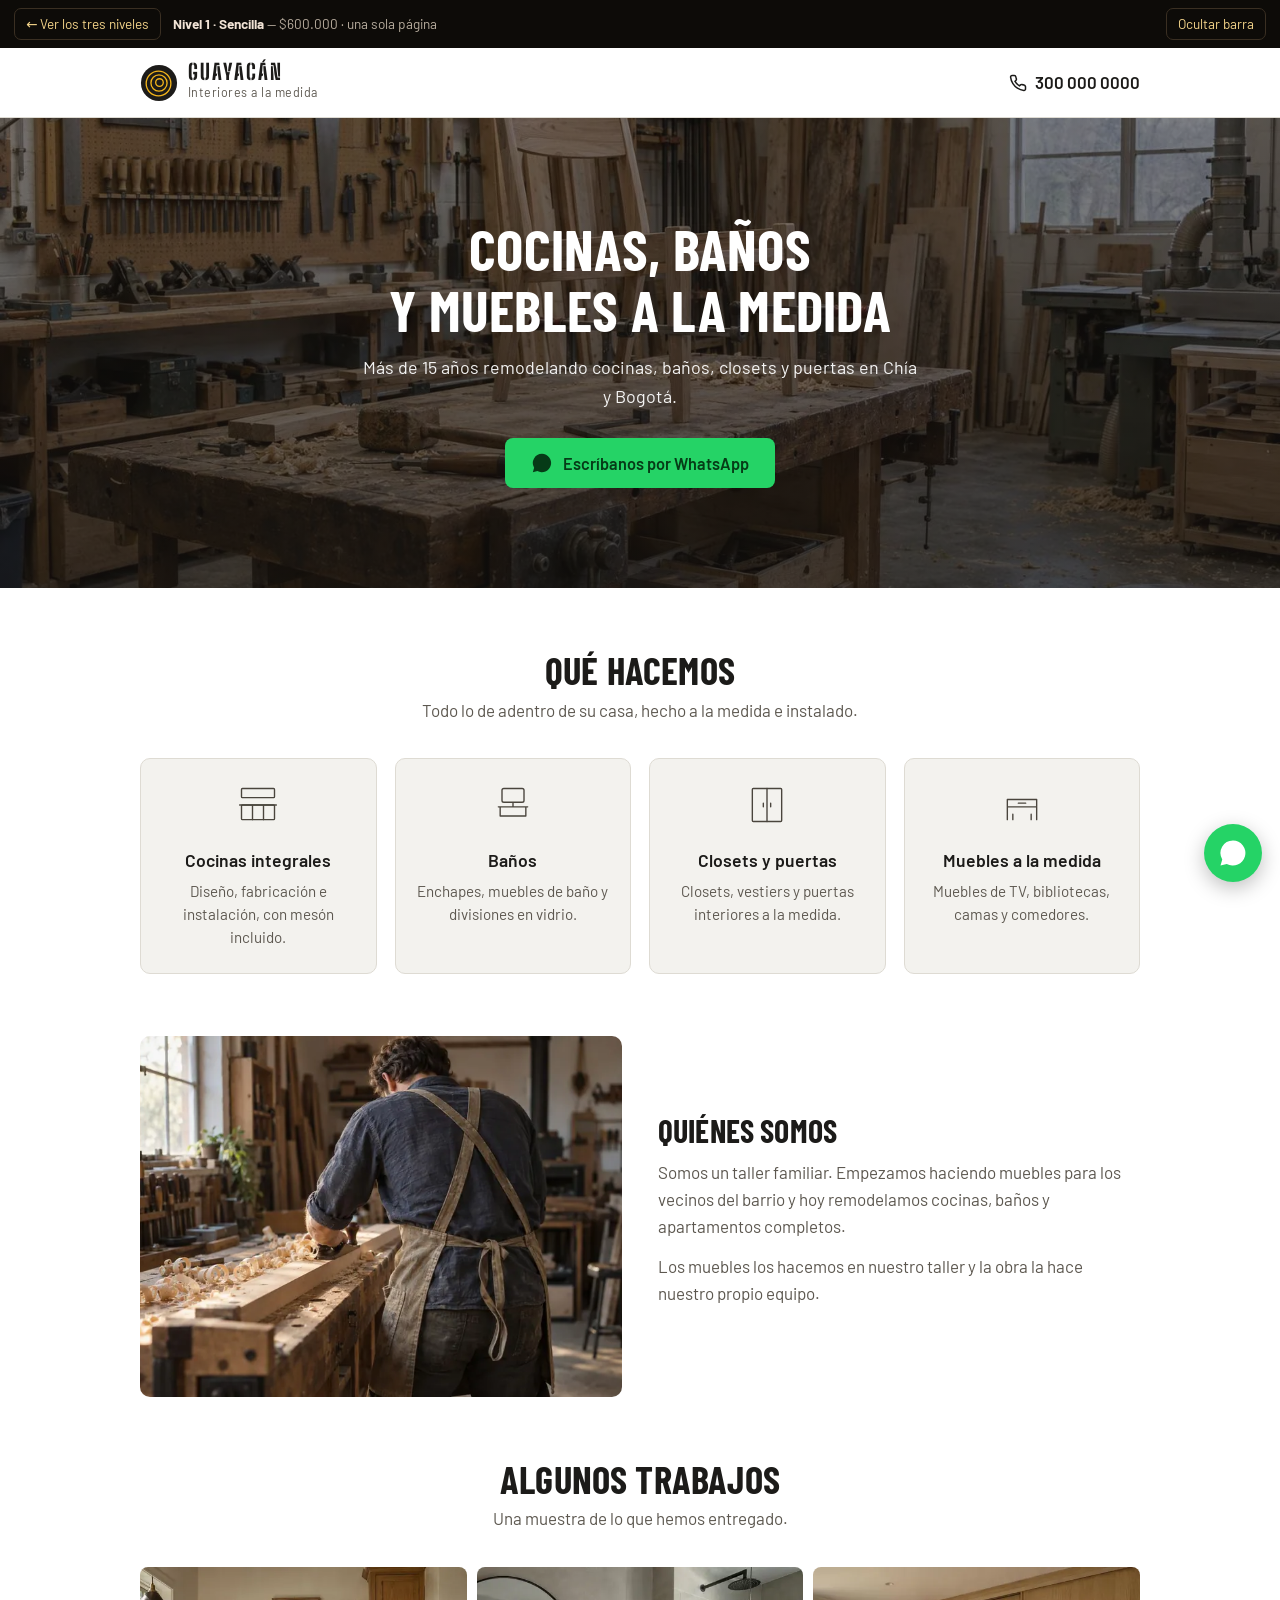
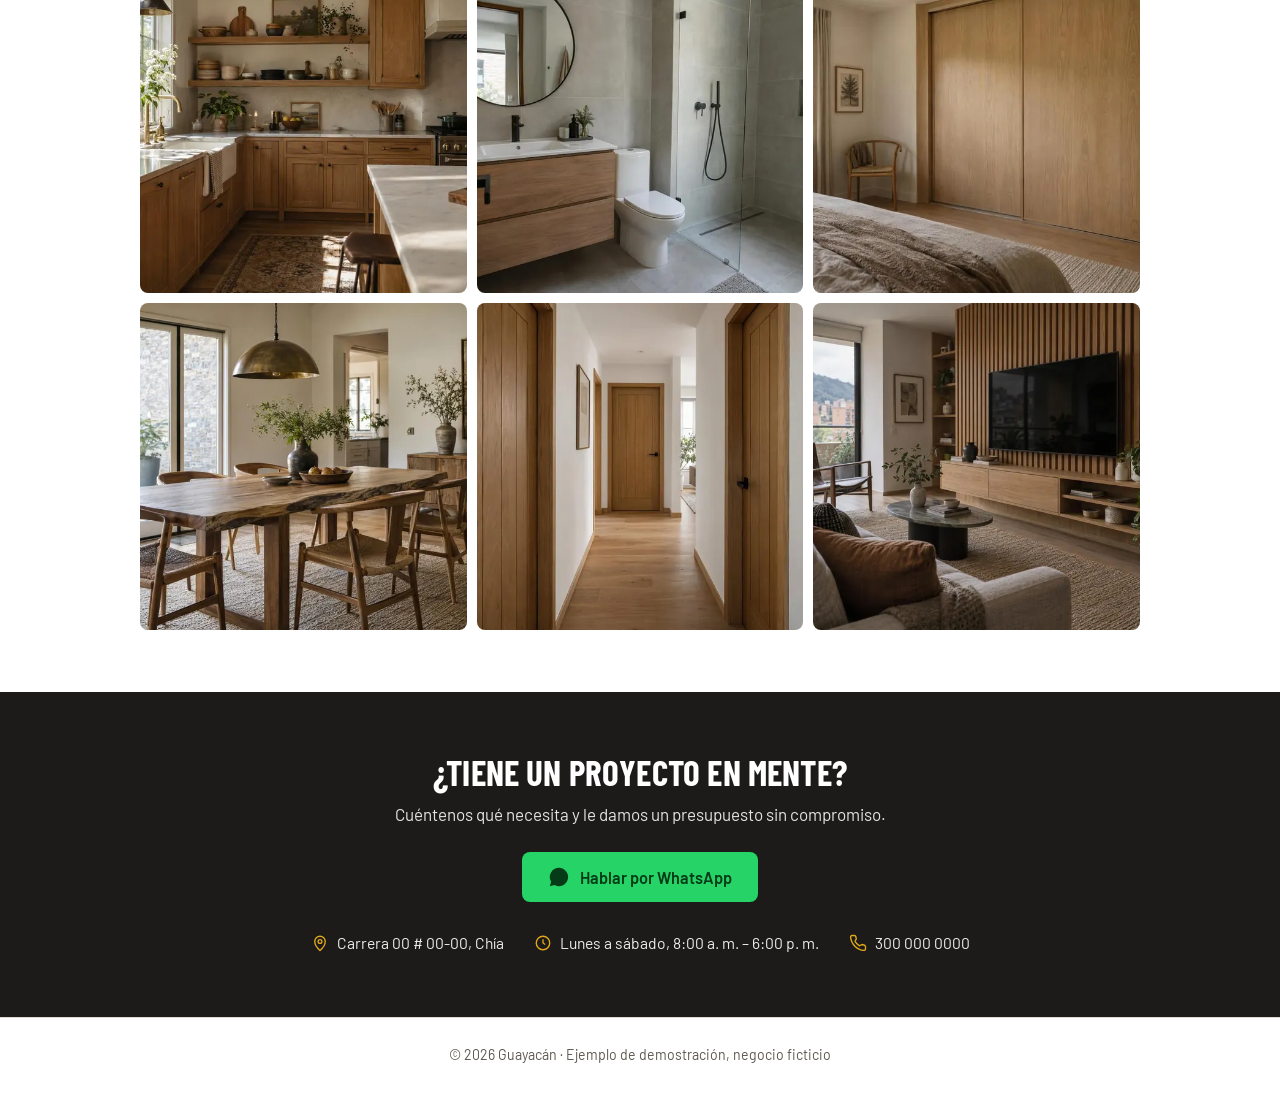
<file: demos/carpinteria-basica.html>
<!DOCTYPE html>
<html lang="es"><head><meta charset="UTF-8"><title>Este ejemplo se mudó</title>
<meta http-equiv="refresh" content="0; url=nivel-1-sencilla.html">
<link rel="canonical" href="nivel-1-sencilla.html">
<script>location.replace("nivel-1-sencilla.html"+location.hash)</script></head>
<body><p>Este ejemplo se mudó: <a href="nivel-1-sencilla.html">ver la versión nueva</a>.</p></body></html>
</file>
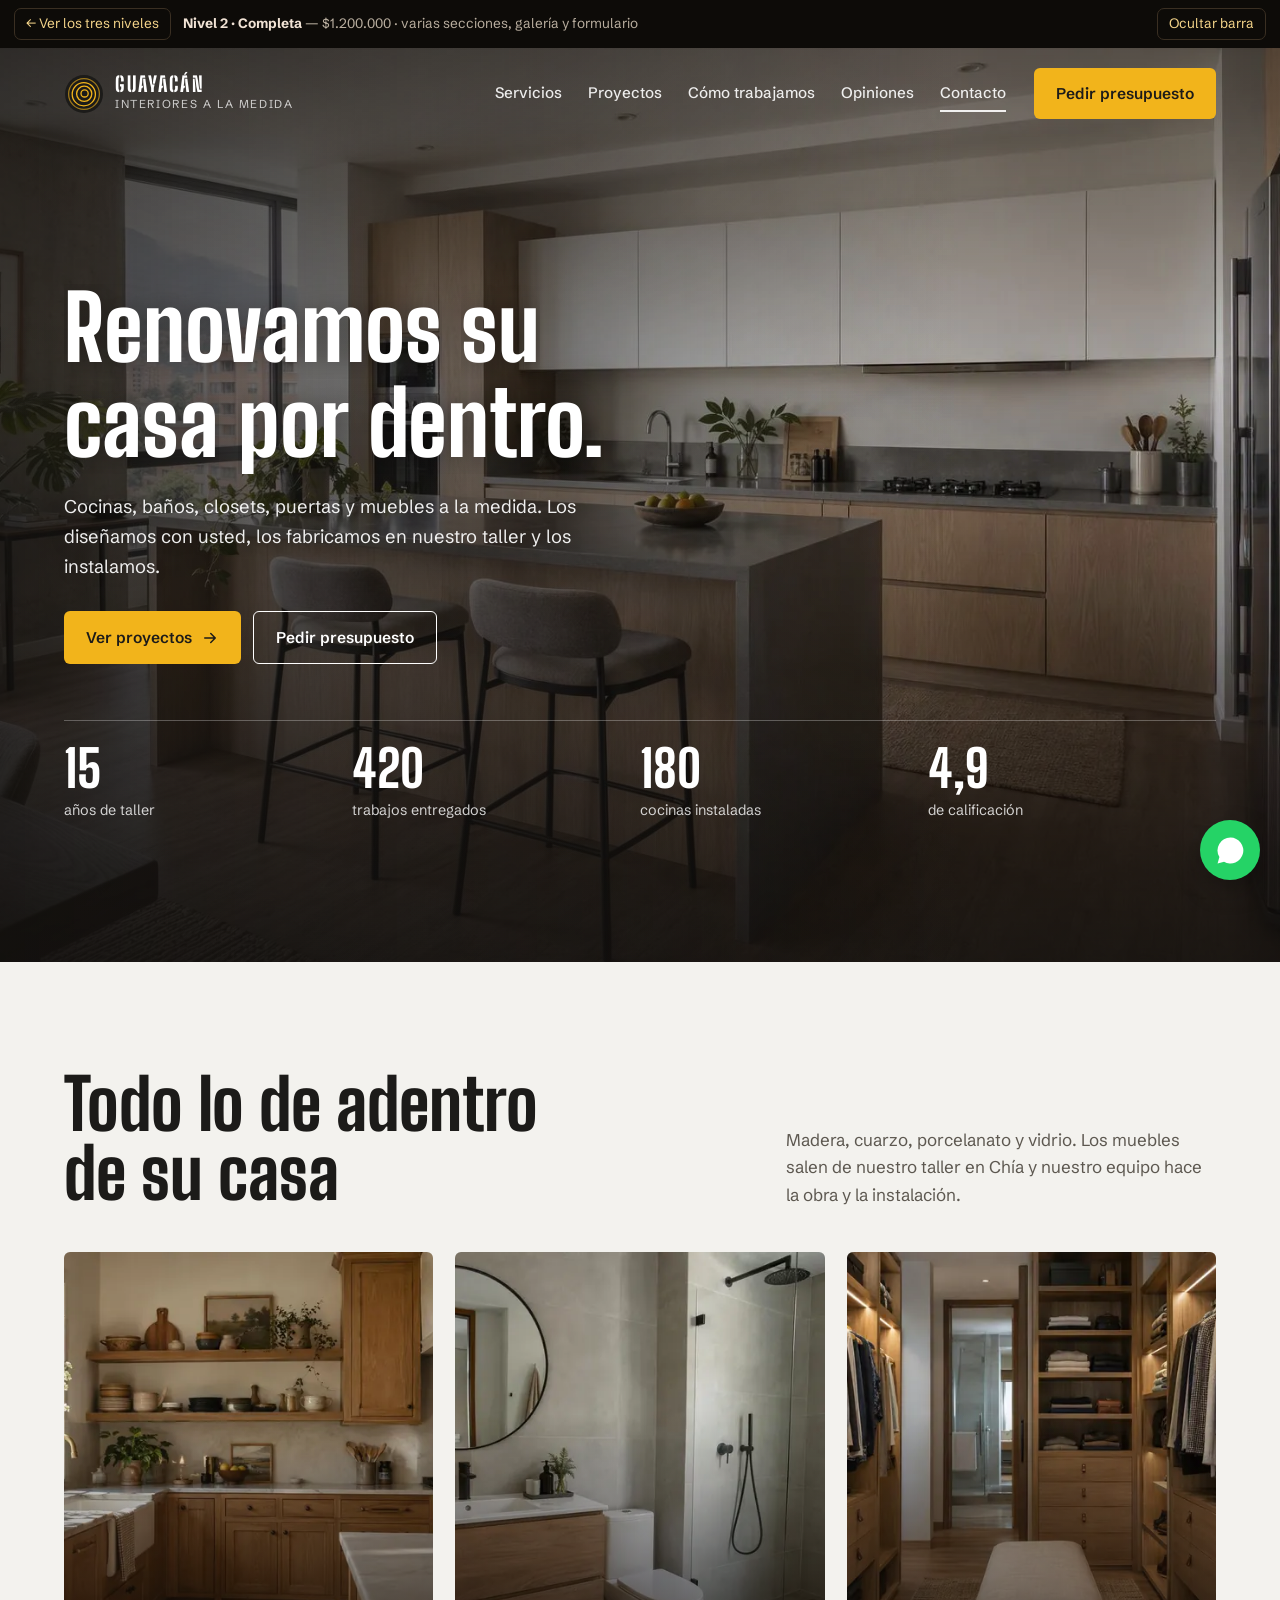
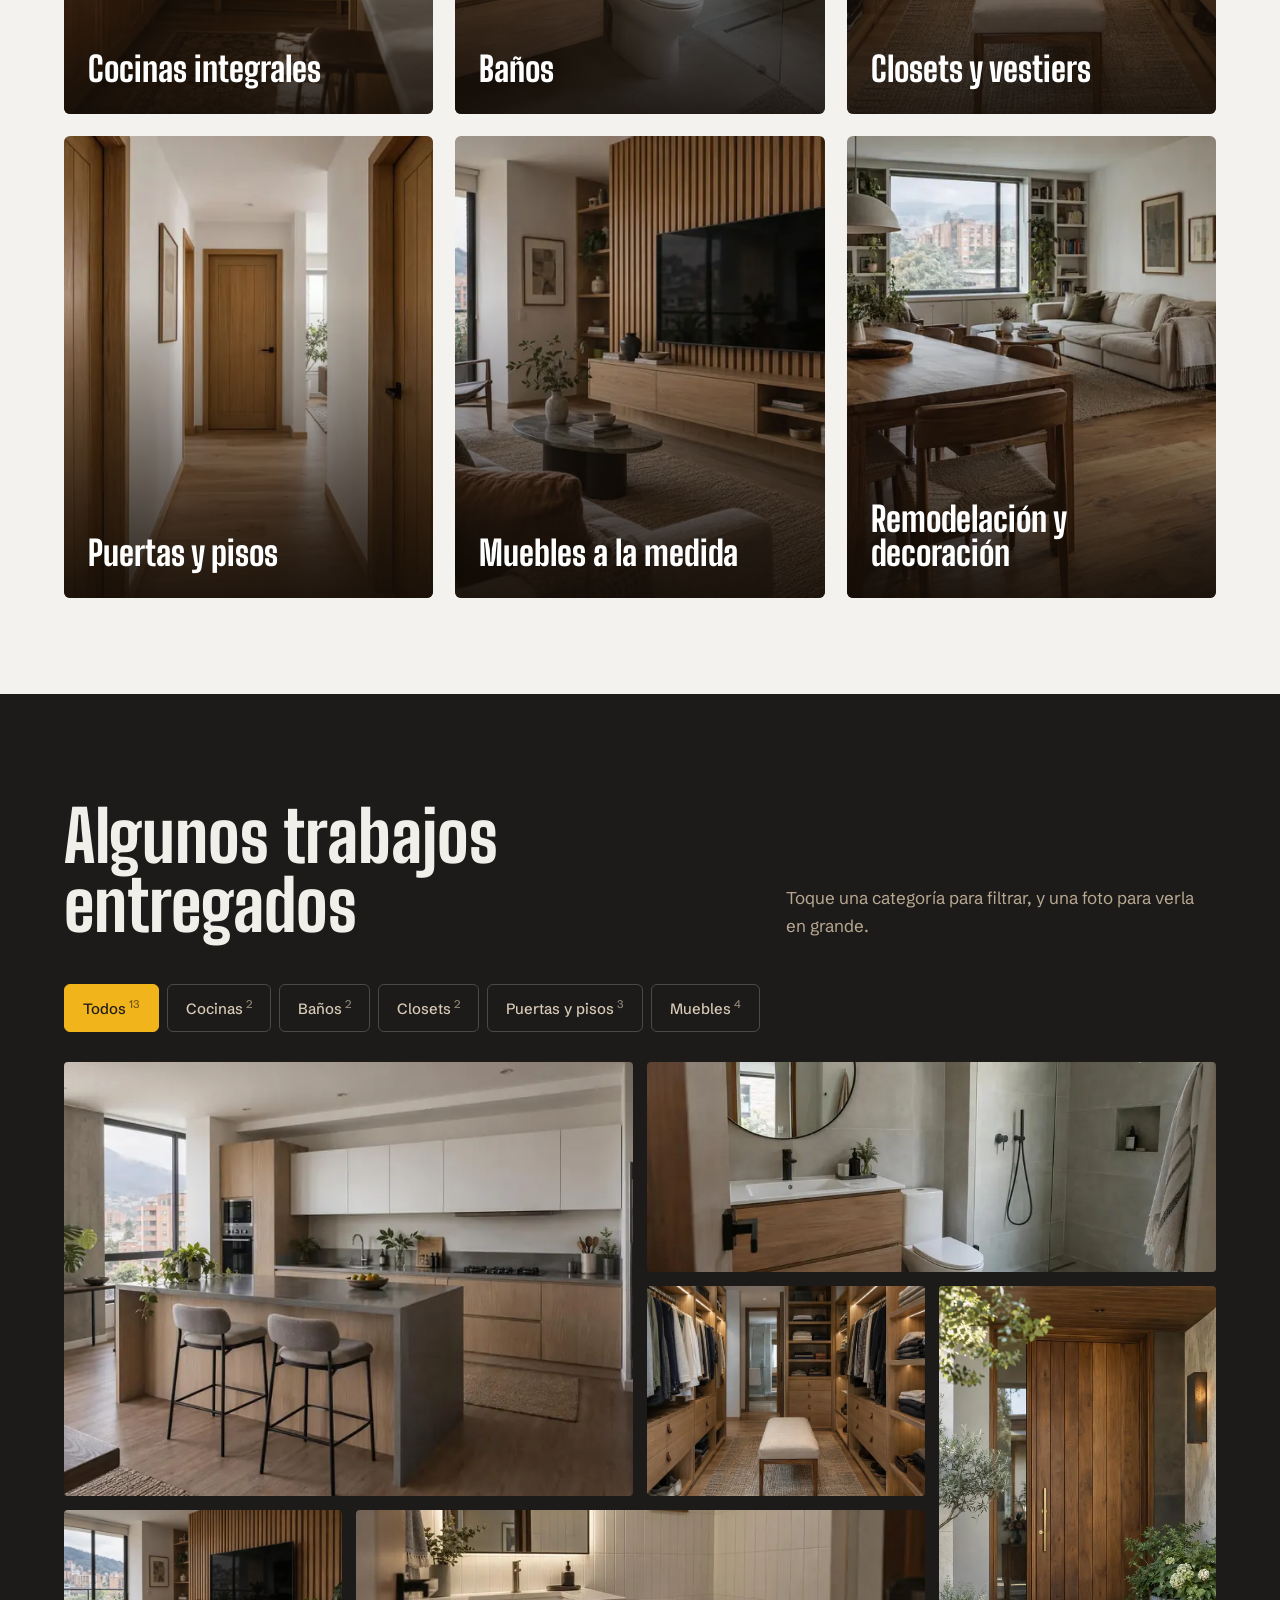
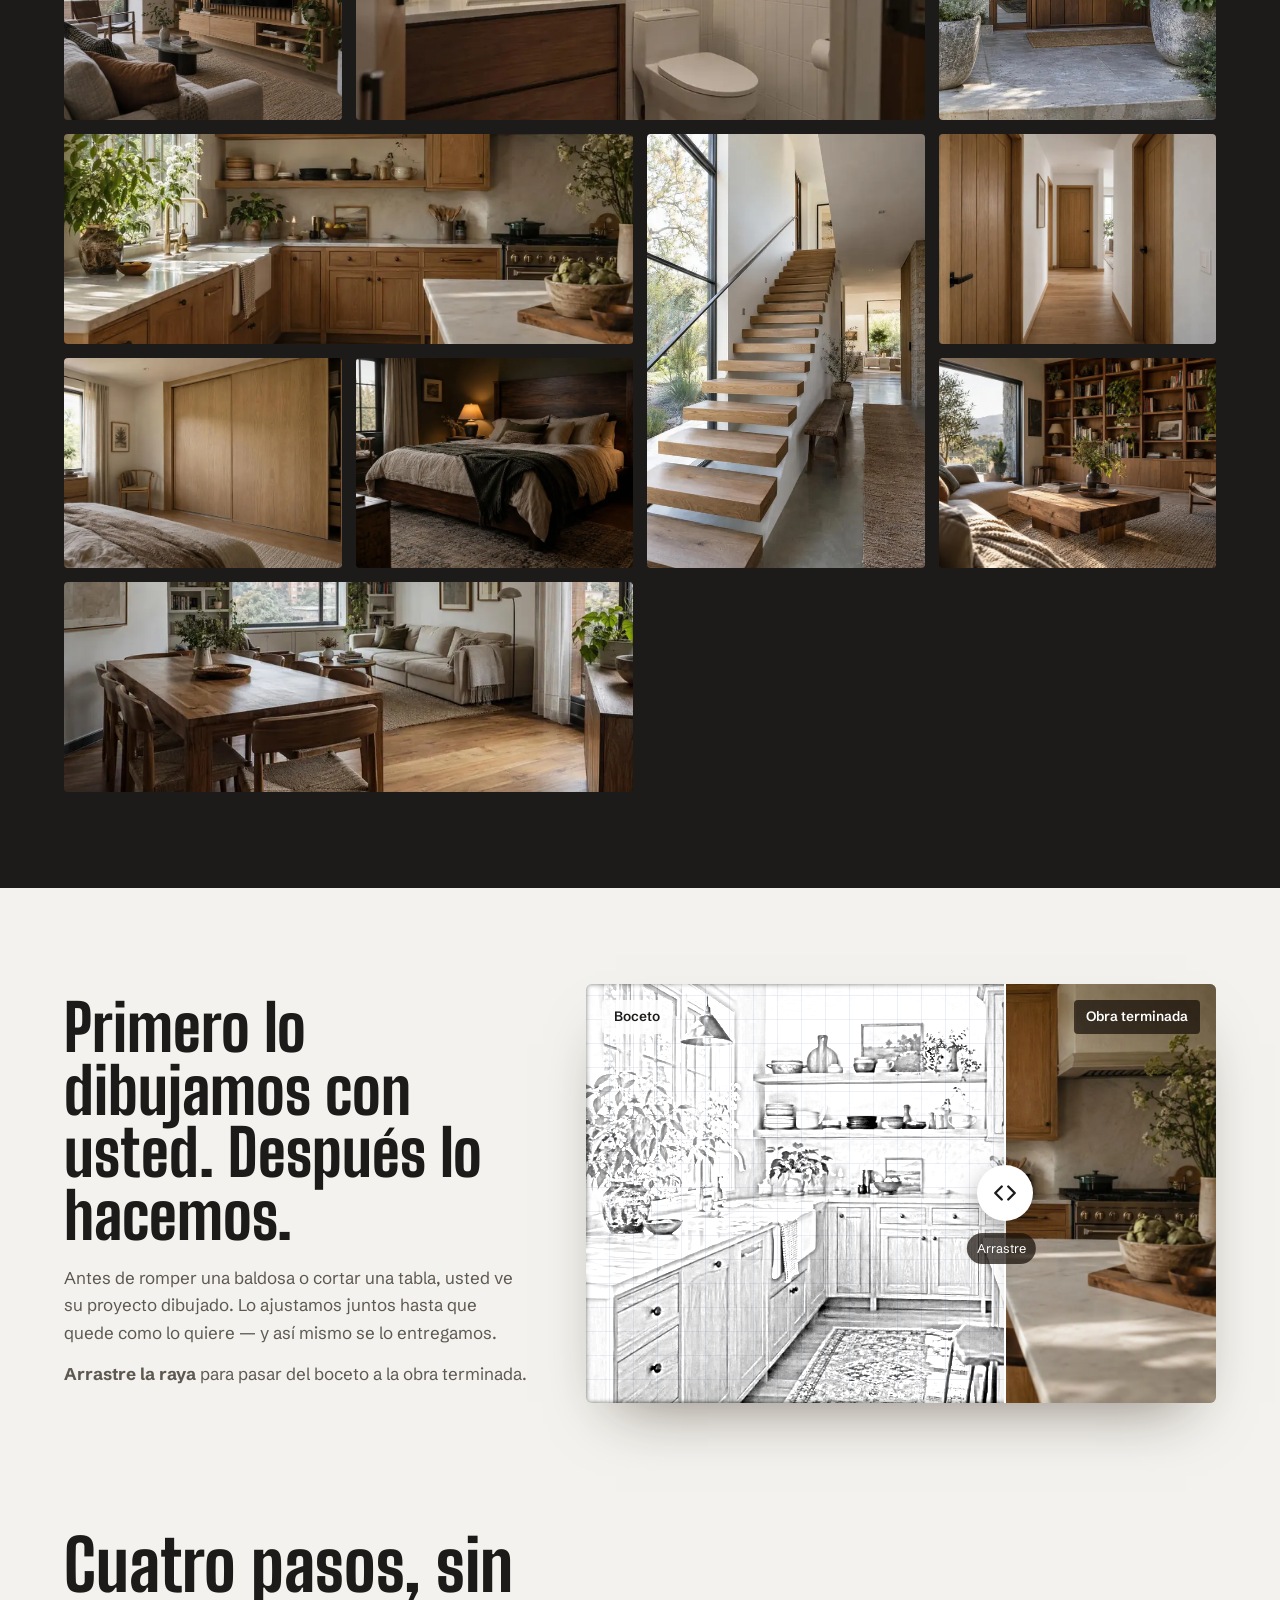
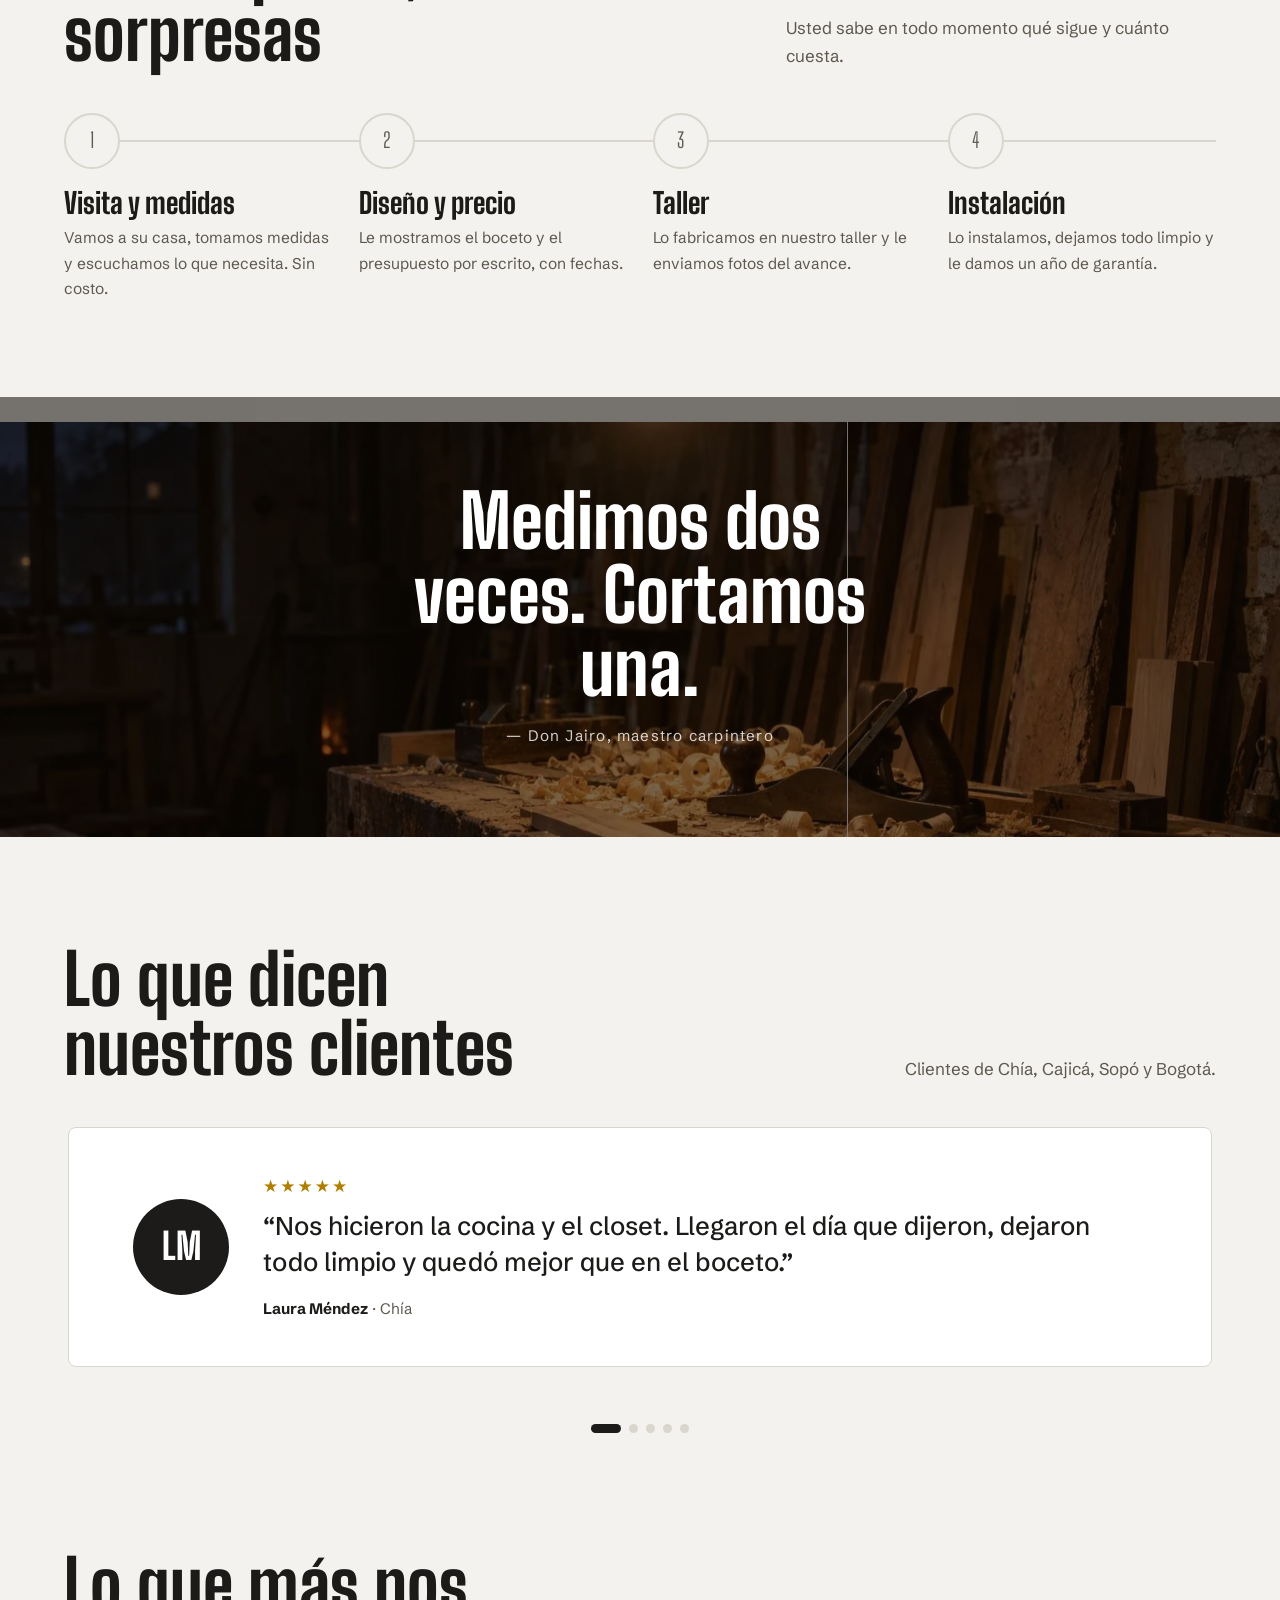
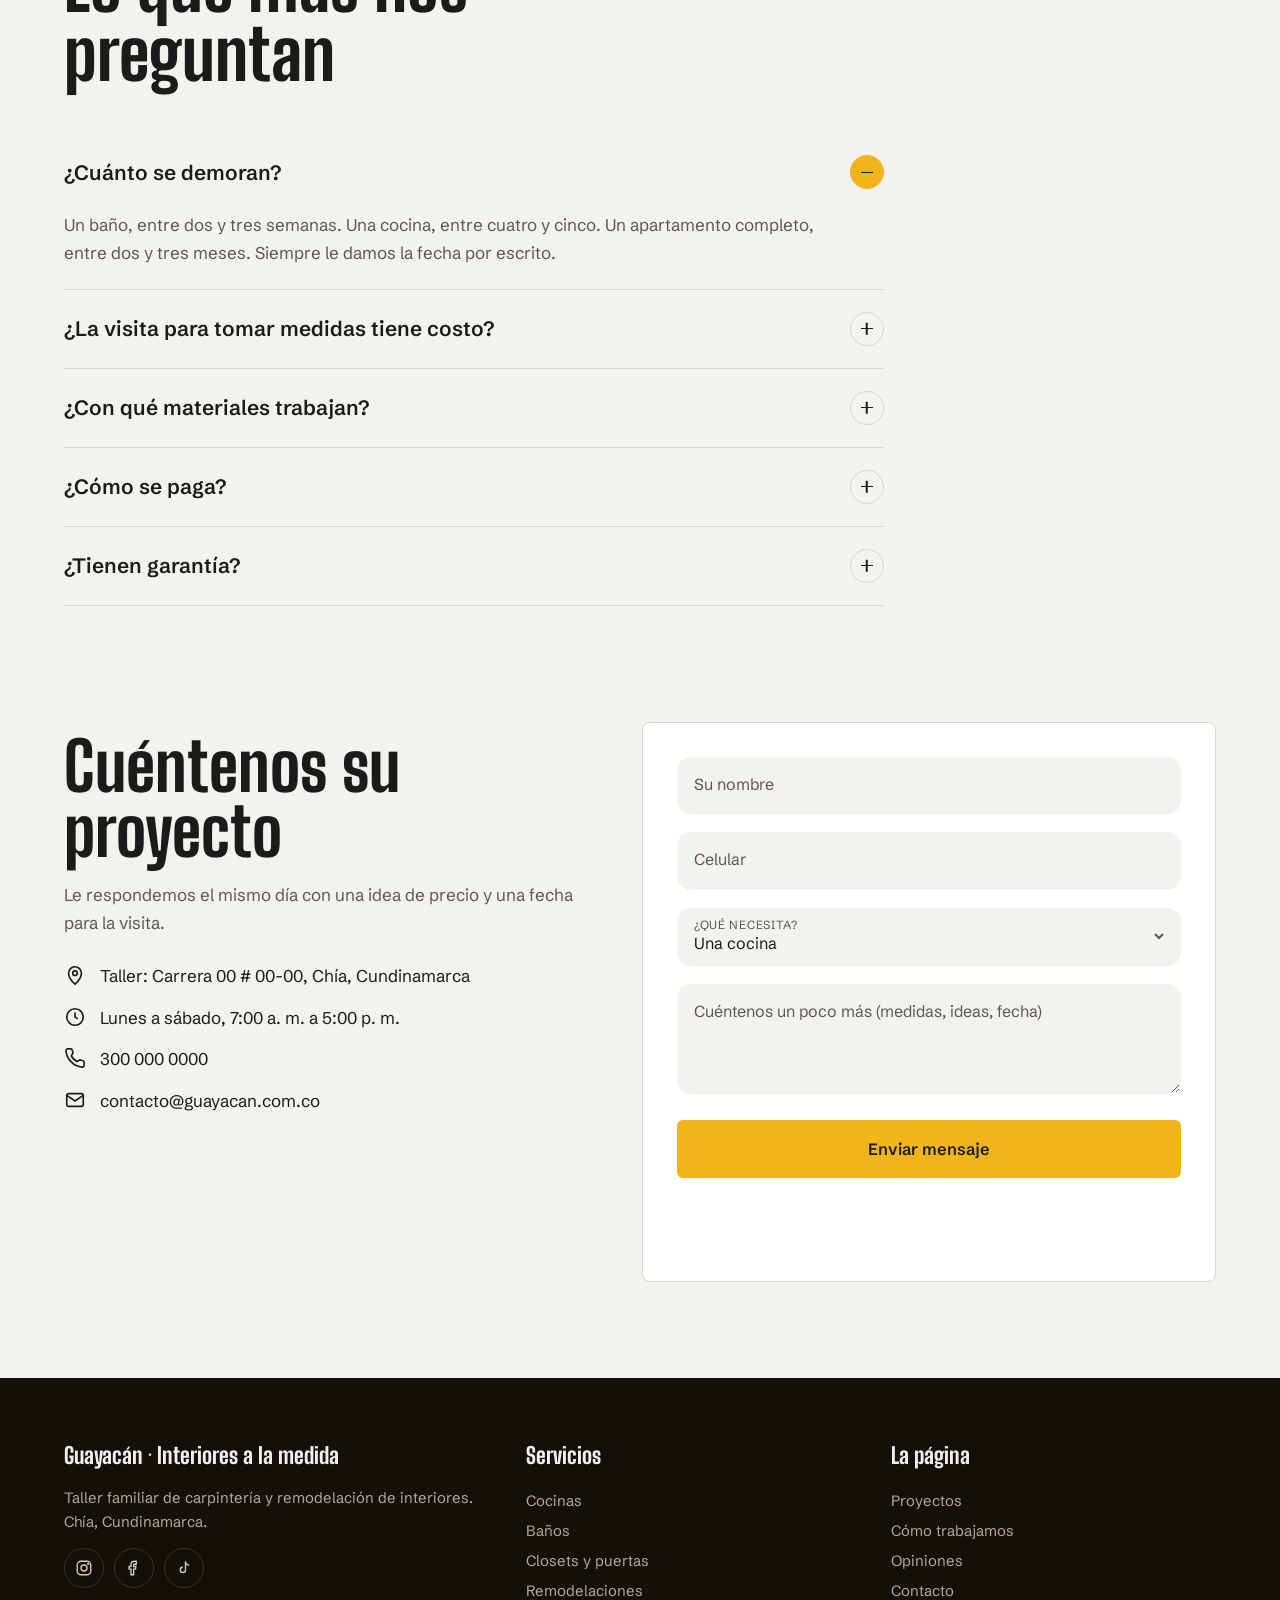
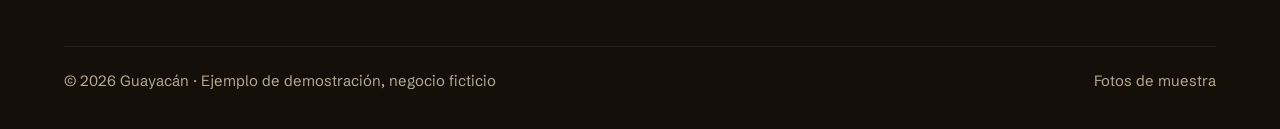
<file: demos/carpinteria-completa.html>
<!DOCTYPE html>
<html lang="es"><head><meta charset="UTF-8"><title>Este ejemplo se mudó</title>
<meta http-equiv="refresh" content="0; url=nivel-2-completa.html">
<link rel="canonical" href="nivel-2-completa.html">
<script>location.replace("nivel-2-completa.html"+location.hash)</script></head>
<body><p>Este ejemplo se mudó: <a href="nivel-2-completa.html">ver la versión nueva</a>.</p></body></html>
</file>
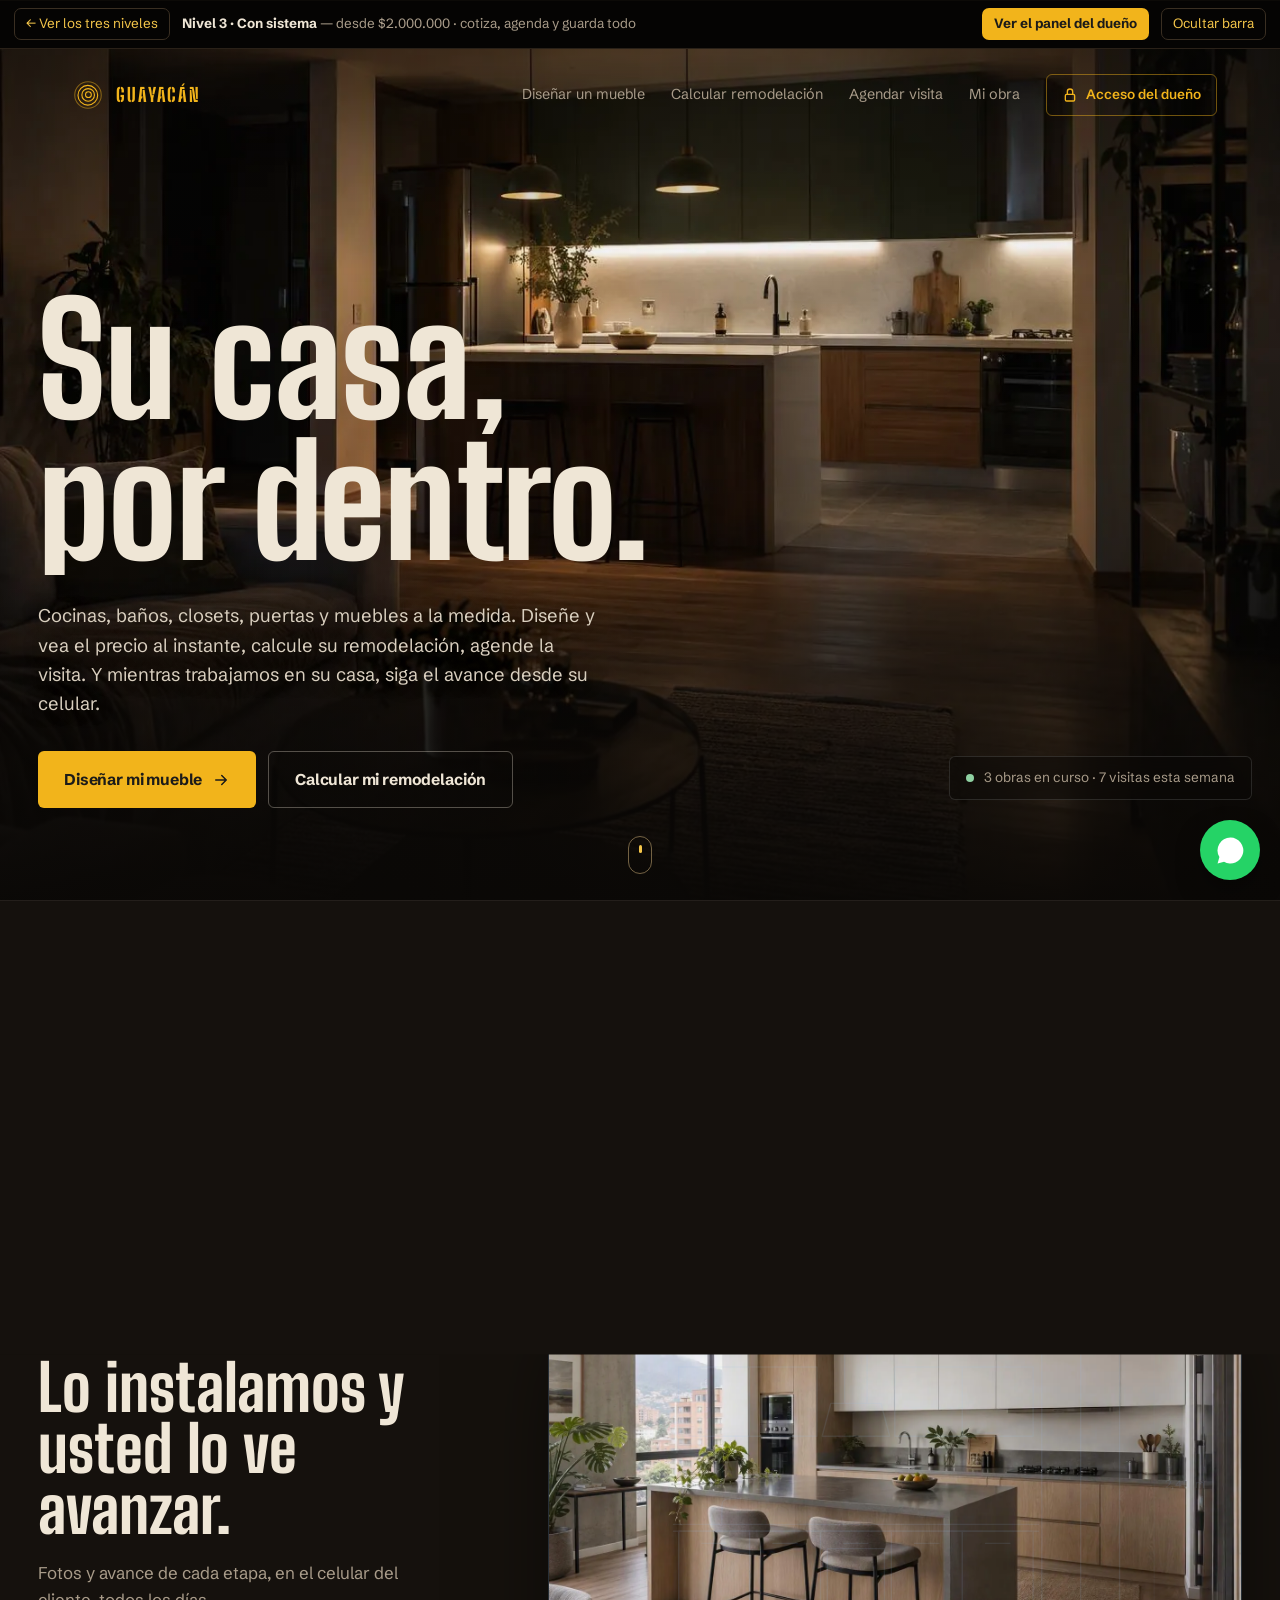
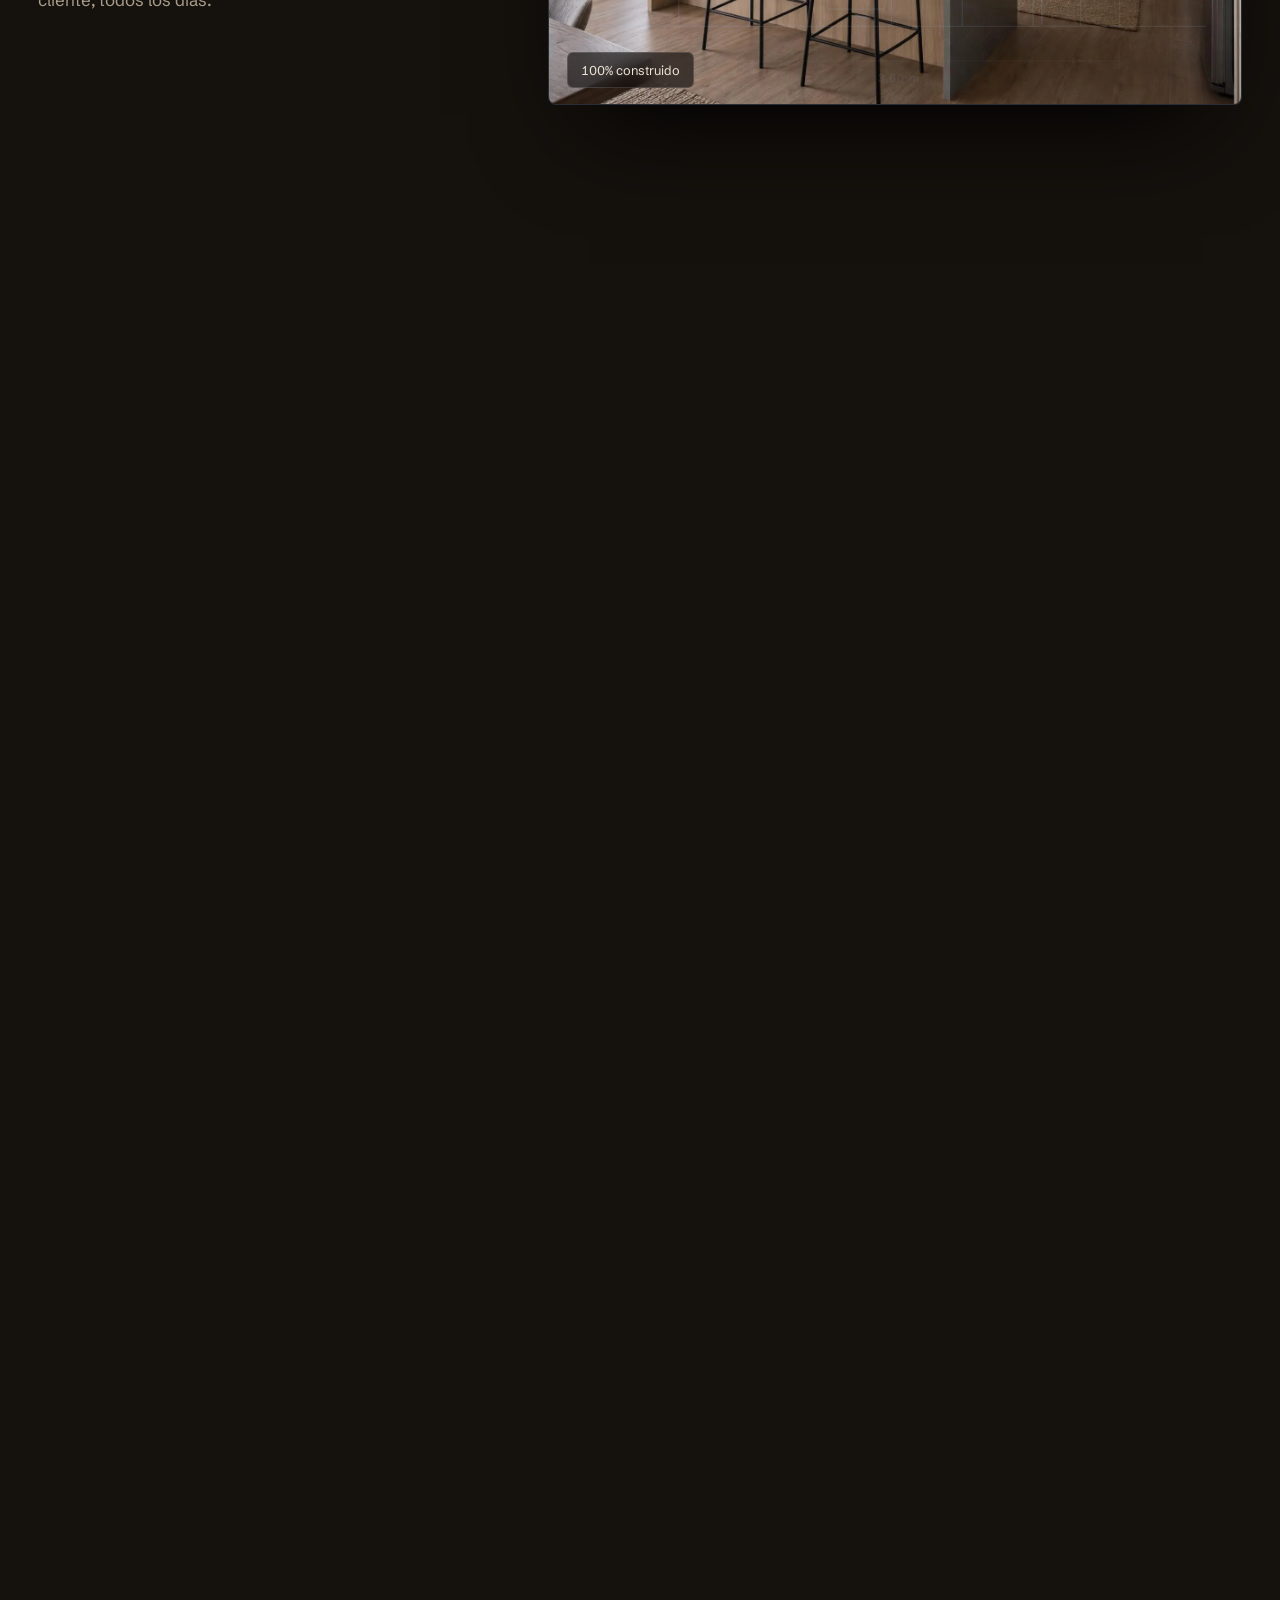
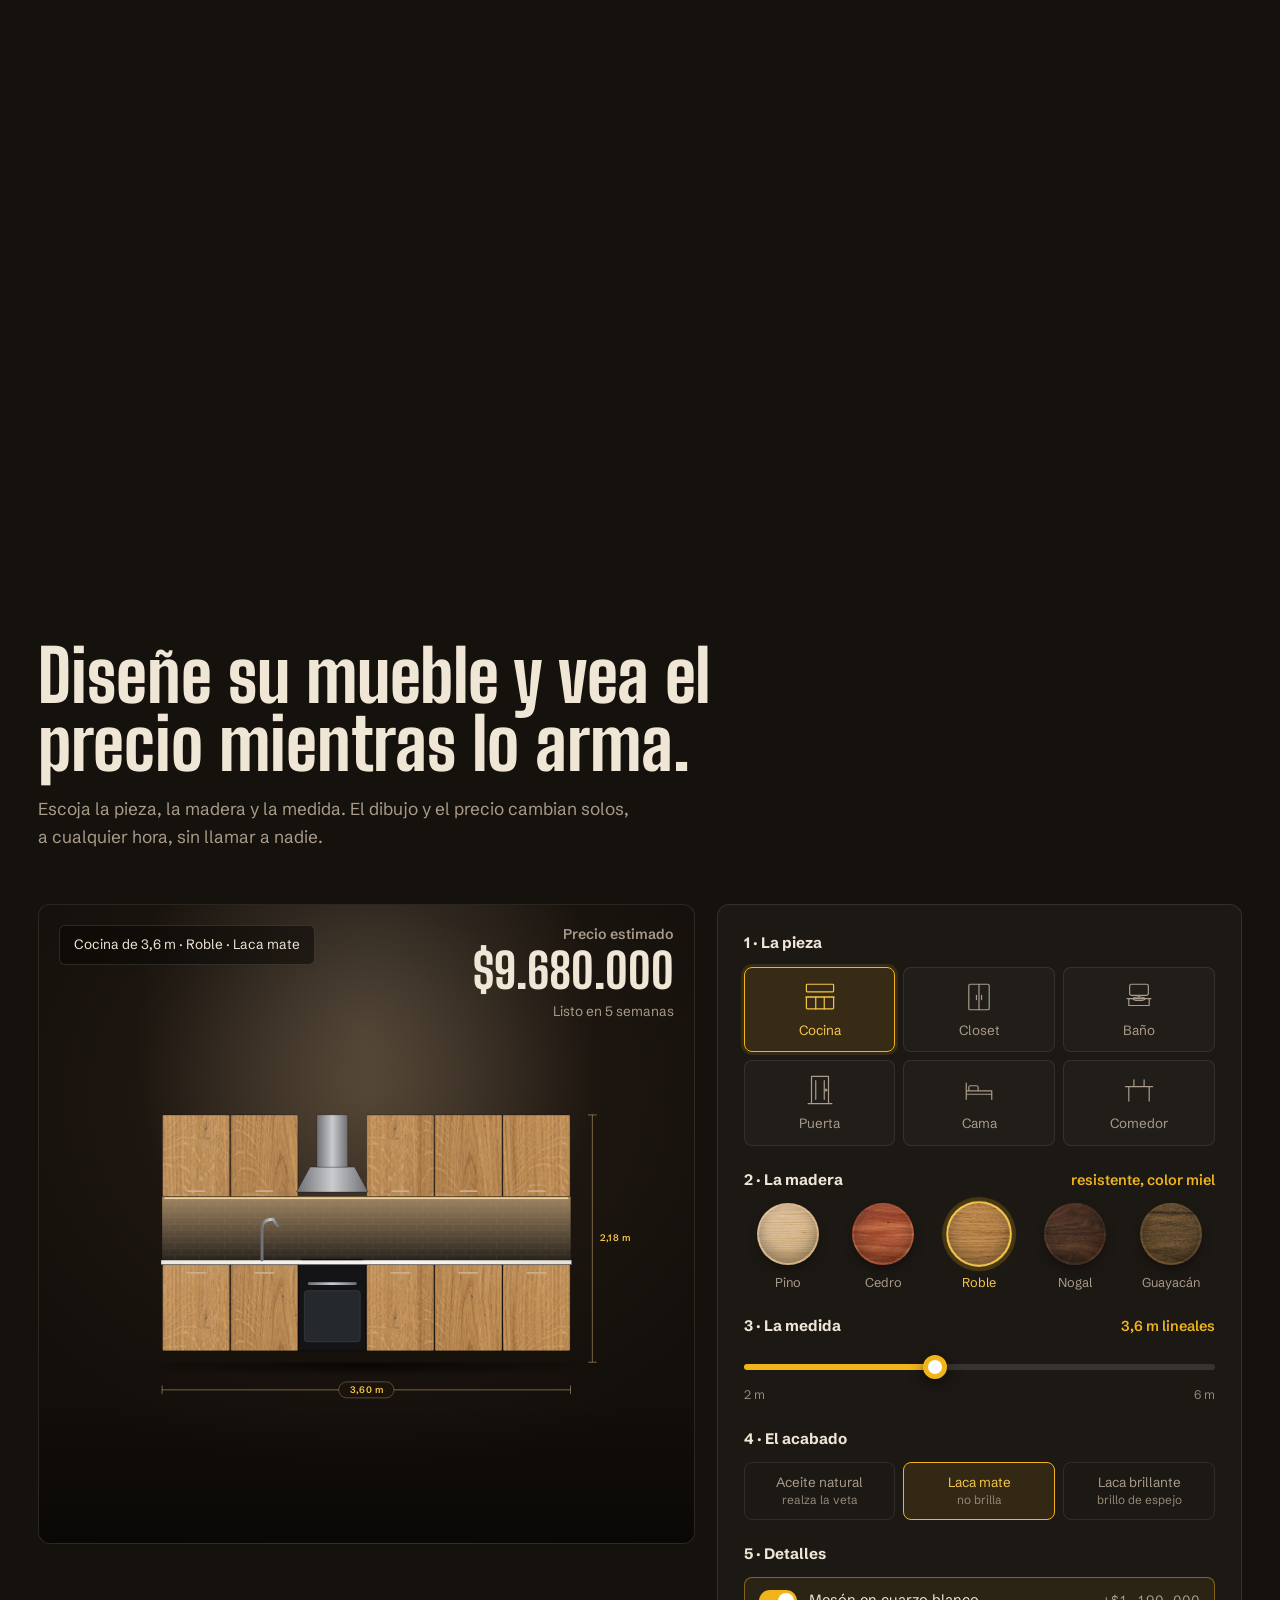
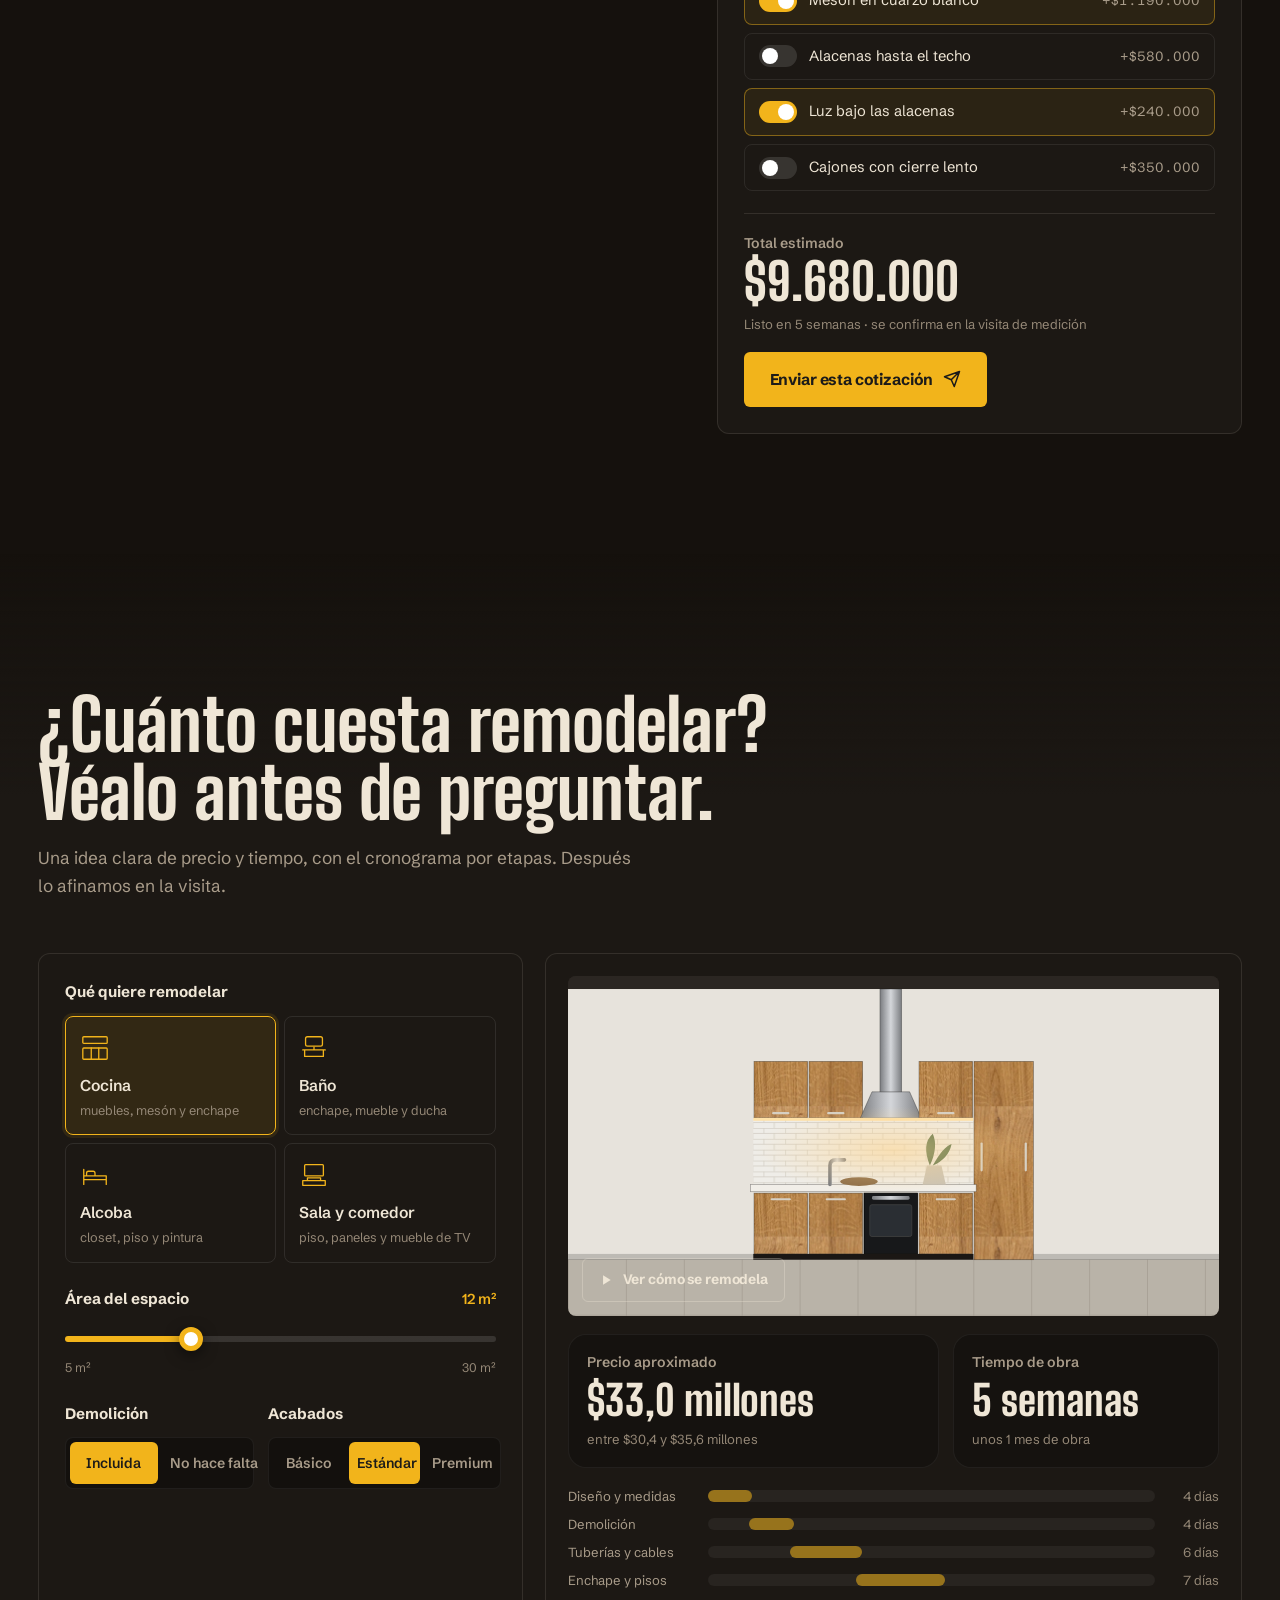
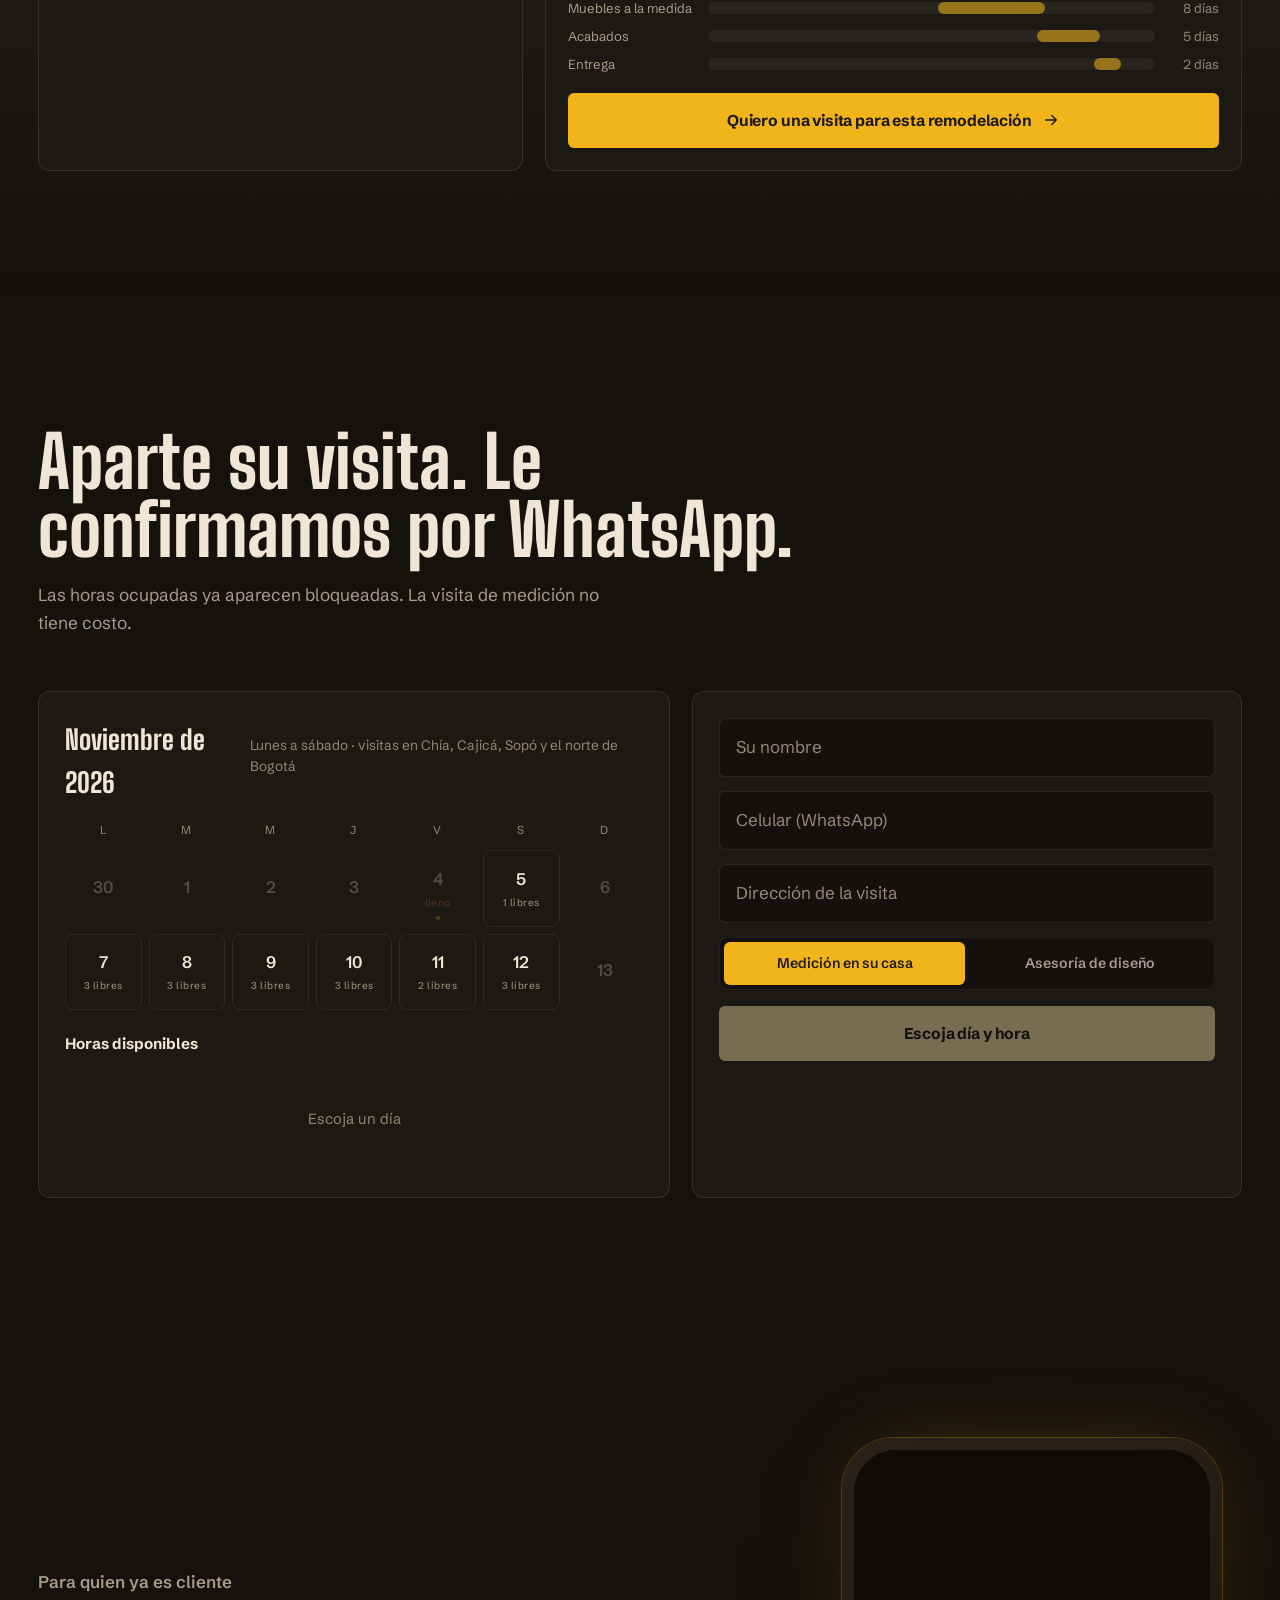
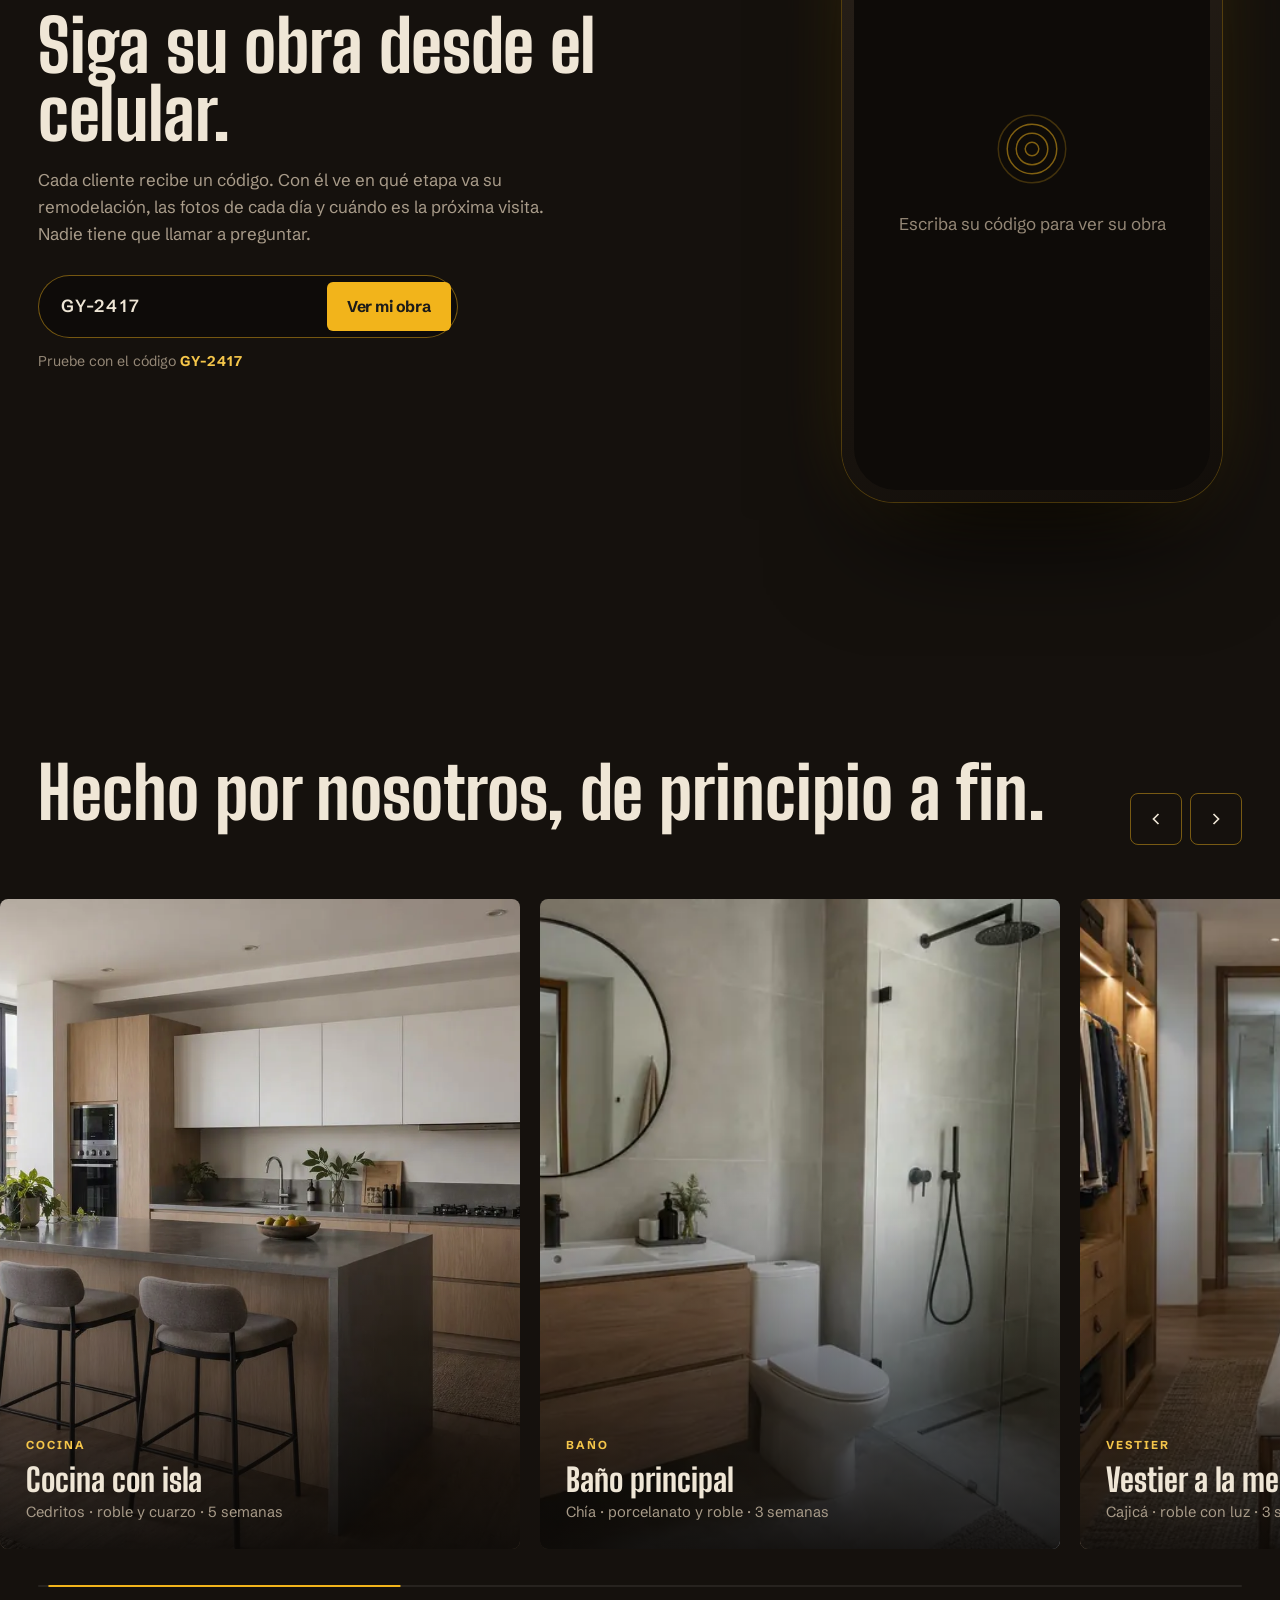
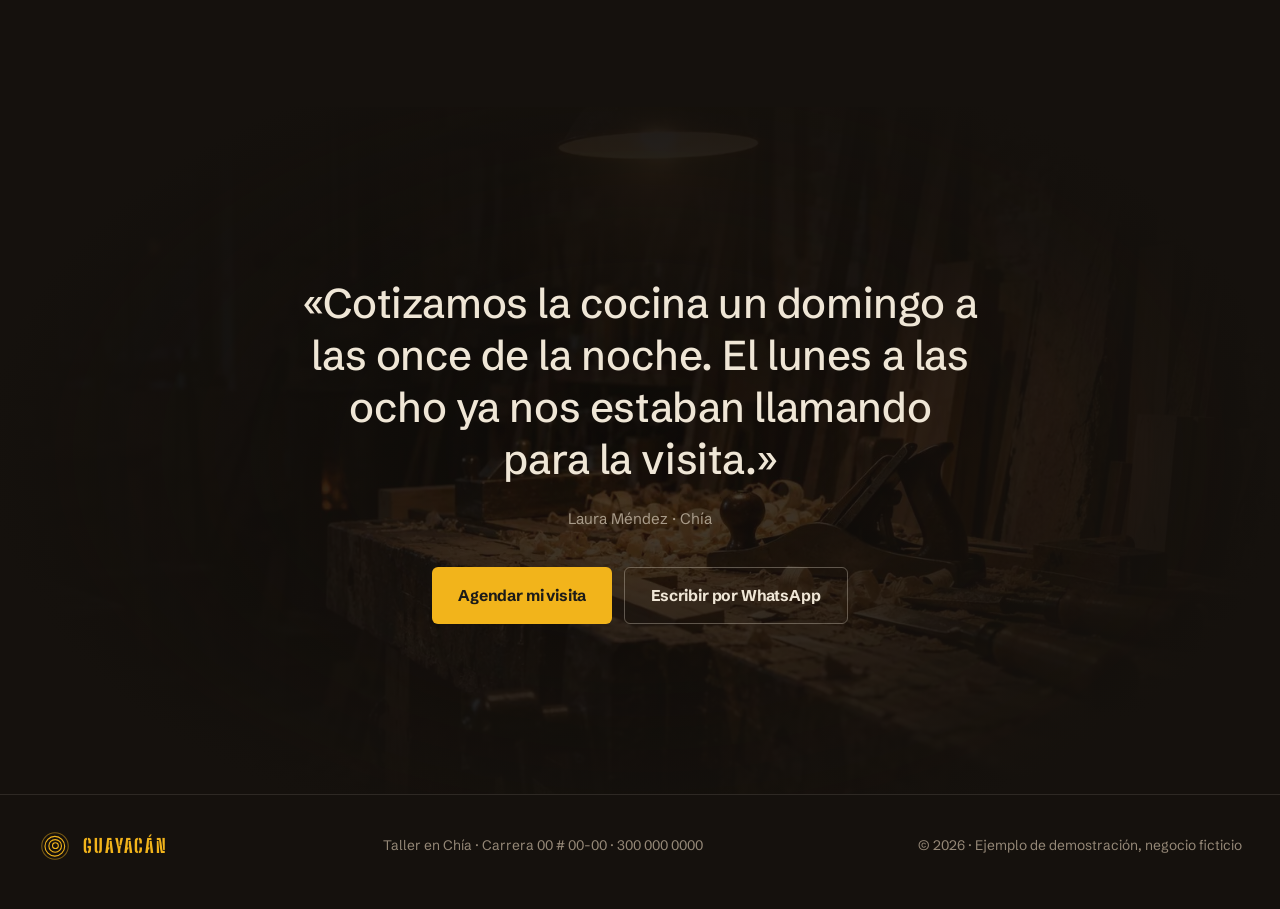
<file: demos/carpinteria-premium.html>
<!DOCTYPE html>
<html lang="es"><head><meta charset="UTF-8"><title>Este ejemplo se mudó</title>
<meta http-equiv="refresh" content="0; url=nivel-3-con-sistema.html">
<link rel="canonical" href="nivel-3-con-sistema.html">
<script>location.replace("nivel-3-con-sistema.html"+location.hash)</script></head>
<body><p>Este ejemplo se mudó: <a href="nivel-3-con-sistema.html">ver la versión nueva</a>.</p></body></html>
</file>
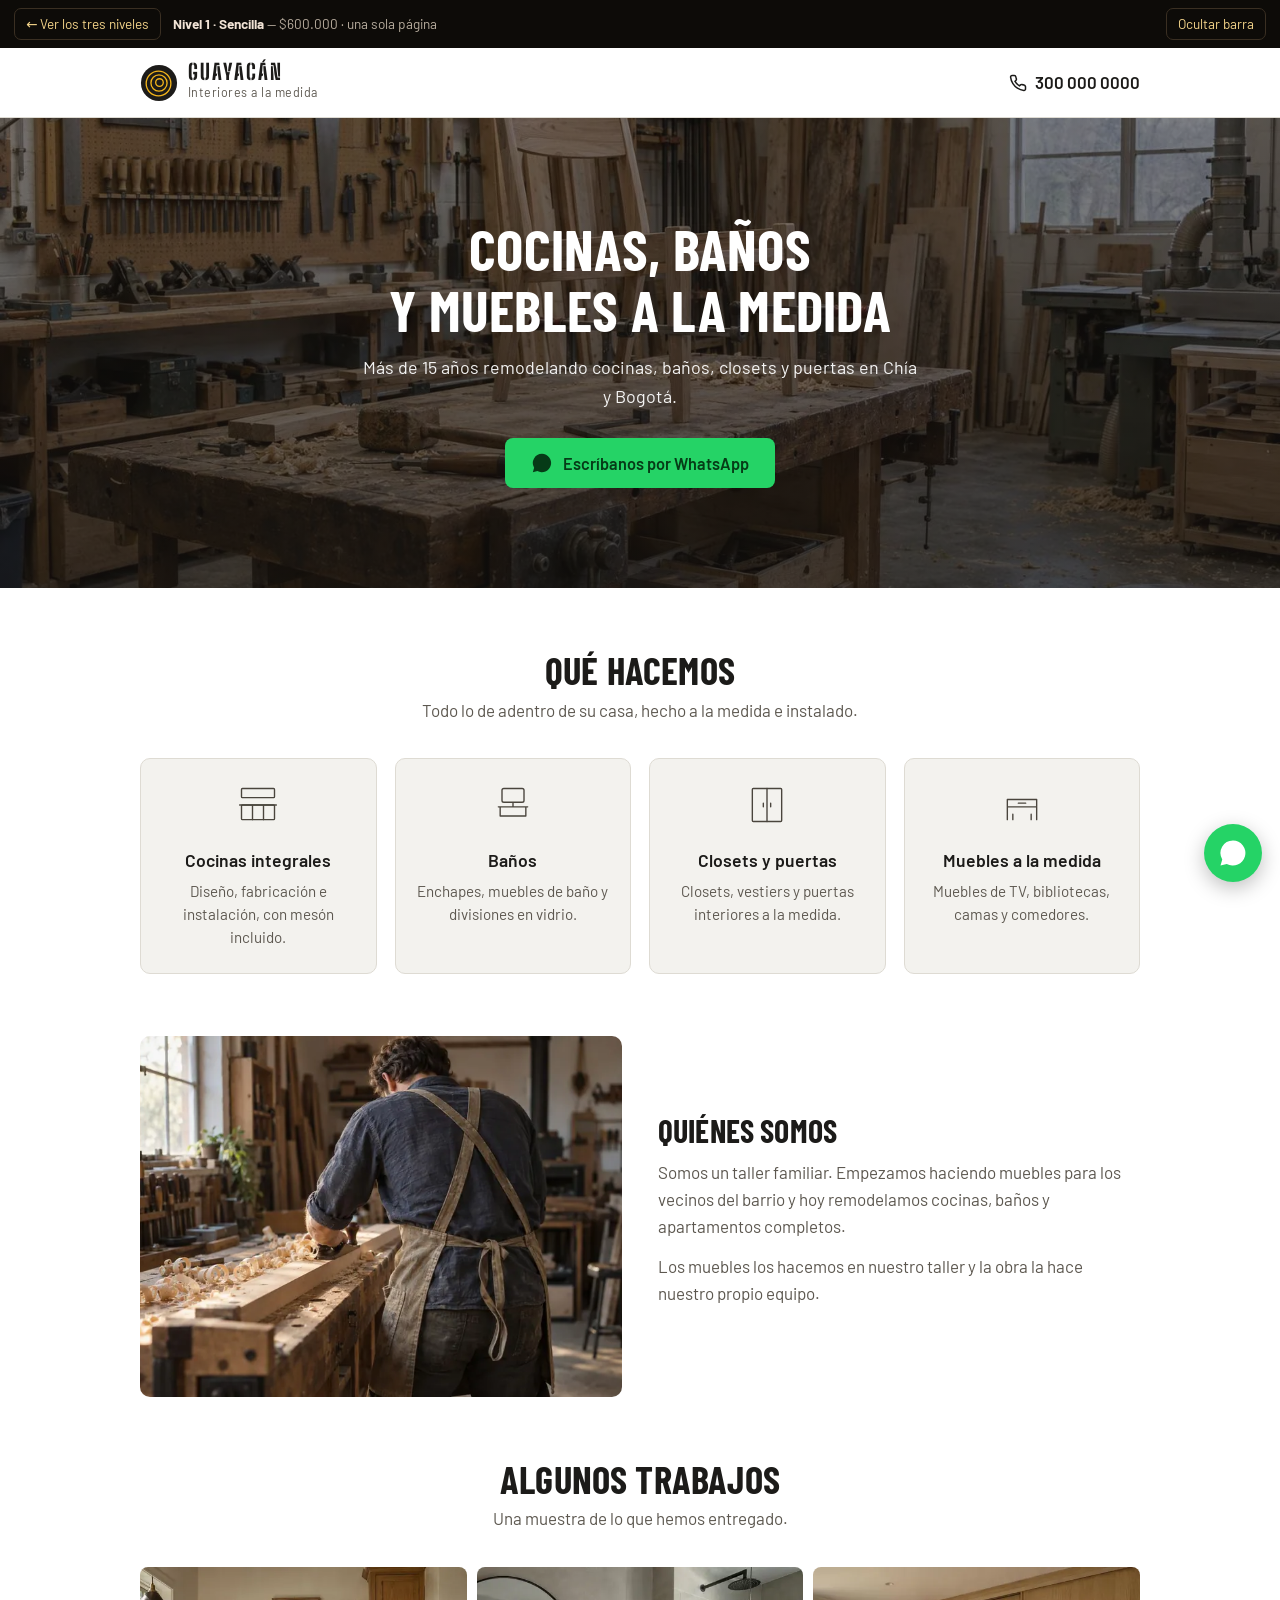
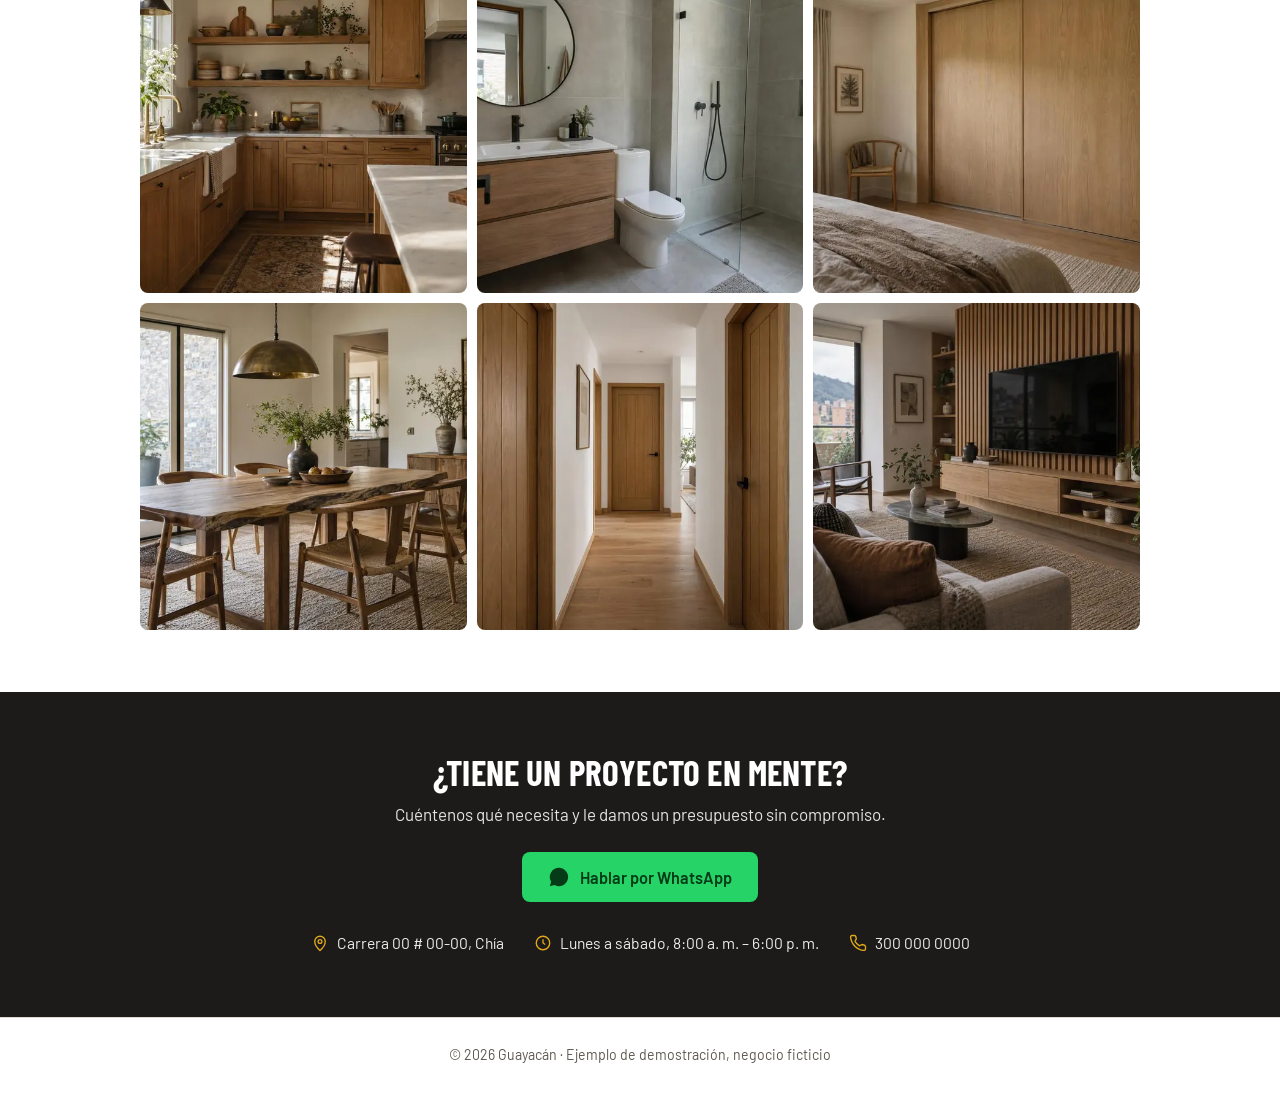
<file: demos/nivel-1-sencilla.html>
<!DOCTYPE html>
<html lang="es">
<head>
<meta charset="UTF-8">
<meta name="viewport" content="width=device-width, initial-scale=1">
<title>Guayacán · Interiores a la medida (ejemplo nivel 1)</title>
<link rel="icon" href="data:image/svg+xml,%3Csvg xmlns=%27http://www.w3.org/2000/svg%27 viewBox=%270 0 32 32%27%3E%3Crect width=%2732%27 height=%2732%27 rx=%278%27 fill=%27%235b3a1f%27/%3E%3Cg fill=%27none%27 stroke=%27%23f2d3a8%27 stroke-width=%271.6%27%3E%3Ccircle cx=%2716%27 cy=%2716%27 r=%274%27/%3E%3Ccircle cx=%2716.5%27 cy=%2715.5%27 r=%278%27/%3E%3Ccircle cx=%2716%27 cy=%2716%27 r=%2712%27/%3E%3C/g%3E%3C/svg%3E">
<meta name="description" content="Ejemplo de página sencilla: una sola página para una empresa de remodelación y carpintería de interiores.">
<script>(function(){var e;try{e=window.self!==window.top}catch(x){e=true}if(e)document.documentElement.className+=" en-catalogo"})();</script>
<link rel="preconnect" href="https://fonts.googleapis.com">
<link rel="preconnect" href="https://fonts.gstatic.com" crossorigin>
<link href="https://fonts.googleapis.com/css2?family=Barlow:wght@400;500;600&family=Barlow+Condensed:wght@600;700&family=Big+Shoulders+Stencil+Display:wght@800&display=swap" rel="stylesheet">
<style>
:root{--madera:#1c1b19;--madera-2:#4a453d;--crema:#f3f2ee;--tinta:#1c1b19;--gris:#5d5850;--linea:#dedbd3;--amarillo:#f2b41b;--wa:#25d366}
*{box-sizing:border-box;margin:0;padding:0}
html{scroll-behavior:smooth}
body{font-family:"Barlow",system-ui,sans-serif;color:var(--tinta);background:#fff;line-height:1.6;font-size:17px}
img{display:block;max-width:100%}
a{color:inherit;text-decoration:none}
.env{max-width:1040px;margin:0 auto;padding:0 20px}
h1,h2{font-family:"Barlow Condensed",sans-serif;font-weight:700;letter-spacing:.005em;line-height:1.05;text-transform:uppercase}

/* Barra de demostración (solo cuando la página se abre suelta, fuera del catálogo) */
.demobar{position:sticky;top:0;z-index:99;background:#0d0b08;color:#f1e3d5;display:flex;align-items:center;gap:12px;padding:8px 14px;font-size:.85rem;flex-wrap:wrap}
.demobar a,.demobar button{color:#f5d58a;background:none;border:1px solid #3a2f22;font:inherit;padding:4px 11px;border-radius:7px;cursor:pointer}
.demobar span{margin-right:auto;color:#b9ae9f}.demobar b{color:#f1e3d5}
.en-catalogo .demobar,body.sin-barra .demobar{display:none}
@media(max-width:600px){.demobar span{display:none}.demobar{gap:8px;padding:7px 10px}.demobar a,.demobar button{font-size:.74rem;padding:4px 8px}}

.arriba{border-bottom:1px solid var(--linea);background:#fff}
.arriba .env{display:flex;align-items:center;justify-content:space-between;gap:14px;padding-top:14px;padding-bottom:14px}
.logo{display:flex;align-items:center;gap:10px}
.logo svg{width:38px;height:38px}
.logo b{display:block;font-family:"Big Shoulders Stencil Display","Barlow Condensed",sans-serif;font-weight:800;font-size:1.35rem;letter-spacing:.1em;line-height:1;color:var(--madera)}
.logo small{display:block;font-size:.78rem;color:var(--gris);letter-spacing:.04em}
.tel{display:flex;align-items:center;gap:8px;font-weight:600;color:var(--madera)}
.tel svg{width:18px;height:18px}

.portada{position:relative;min-height:470px;display:grid;place-items:center;text-align:center;color:#fff;
  background:linear-gradient(rgba(18,17,15,.5),rgba(18,17,15,.7)),url("../assets/img/taller-tubo-1600.webp") center/cover}
.portada .env{padding-top:70px;padding-bottom:70px}
.portada h1{font-size:clamp(2.2rem,6vw,3.6rem);margin-bottom:14px}
.portada p{font-size:1.12rem;max-width:560px;margin:0 auto 28px;opacity:.94}
.btn-wa{display:inline-flex;align-items:center;gap:10px;background:var(--wa);color:#063b17;font-weight:600;padding:14px 26px;border-radius:8px;font-size:1.02rem;border:0;cursor:pointer;font-family:inherit}
.btn-wa:hover{filter:brightness(1.06)}
.btn-wa svg{width:22px;height:22px;fill:currentColor}

section{padding:62px 0}
.titulo{text-align:center;margin-bottom:34px}
.titulo h2{font-size:clamp(1.8rem,4vw,2.4rem);color:var(--madera)}
.titulo p{color:var(--gris);margin-top:6px}
.servicios{display:grid;grid-template-columns:repeat(auto-fit,minmax(220px,1fr));gap:18px}
.serv{border:1px solid var(--linea);border-radius:10px;padding:24px 20px;text-align:center;background:var(--crema)}
.serv svg{width:44px;height:44px;stroke:var(--madera-2);fill:none;stroke-width:1.5;stroke-linecap:round;stroke-linejoin:round;margin:0 auto 12px}
.serv h3{font-size:1.1rem;margin-bottom:6px;font-weight:600}
.serv p{color:var(--gris);font-size:.95rem;line-height:1.5}

.nosotros{display:grid;grid-template-columns:1fr 1fr;gap:36px;align-items:center}
.nosotros img{border-radius:10px;aspect-ratio:4/3;object-fit:cover}
.nosotros h2{font-size:2rem;color:var(--madera);margin-bottom:12px}
.nosotros p{color:var(--gris);margin-bottom:12px}
@media(max-width:760px){.nosotros{grid-template-columns:1fr}}

.galeria{display:grid;grid-template-columns:repeat(3,1fr);gap:10px}
.galeria img{width:100%;aspect-ratio:1;object-fit:cover;border-radius:8px}
@media(max-width:640px){.galeria{grid-template-columns:repeat(2,1fr)}}

.contacto{background:var(--madera);color:#fff;text-align:center}
.contacto h2{font-size:2.2rem;margin-bottom:10px}
.contacto p{opacity:.88;margin-bottom:24px}
.datos{display:flex;flex-wrap:wrap;justify-content:center;gap:12px 30px;margin-top:28px;font-size:.98rem;opacity:.92}
.datos span{display:flex;align-items:center;gap:8px}
.datos svg{width:18px;height:18px;stroke:var(--amarillo);fill:none;stroke-width:1.8}
footer{padding:26px 0;color:var(--gris);font-size:.88rem;text-align:center;border-top:1px solid var(--linea)}

.flotante{position:fixed;right:18px;bottom:18px;width:58px;height:58px;border-radius:50%;background:var(--wa);display:grid;place-items:center;box-shadow:0 6px 20px rgba(0,0,0,.25);z-index:50;border:0;cursor:pointer}
.flotante svg{width:30px;height:30px;fill:#fff}

/* Lo que pasa al oprimir el botón de WhatsApp (en la página real se abre la app) */
.wa-velo{position:fixed;inset:0;background:rgba(0,0,0,.45);z-index:200;display:none;align-items:flex-end;justify-content:center}
.wa-velo.on{display:flex}
.wa-hoja{width:min(420px,100%);background:#efeae2;border-radius:16px 16px 0 0;overflow:hidden;animation:sube .35s ease-out}
@keyframes sube{from{transform:translateY(100%)}to{transform:none}}
.wa-cab{background:#075e54;color:#fff;display:flex;align-items:center;gap:10px;padding:12px 14px}
.wa-cab i{width:36px;height:36px;border-radius:50%;background:var(--madera);display:grid;place-items:center;font-style:normal;font-weight:700;font-family:"Barlow Condensed"}
.wa-cab small{display:block;opacity:.8;font-size:.78rem}
.wa-cuerpo{padding:18px 14px 8px;min-height:120px}
.wa-nota{background:#fff8c6;color:#5b5326;font-size:.82rem;border-radius:8px;padding:8px 10px;margin-bottom:12px;text-align:center}
.wa-pie{display:flex;gap:8px;padding:10px;align-items:flex-end}
.wa-pie div{flex:1;background:#fff;border-radius:20px;padding:10px 14px;font-size:.95rem}
.wa-pie button{width:44px;height:44px;border-radius:50%;background:#00a884;border:0;color:#fff;cursor:pointer}
.wa-cerrar{display:block;width:100%;padding:12px;background:#fff;border:0;border-top:1px solid #ddd;font:inherit;color:#075e54;font-weight:600;cursor:pointer}
.aparece{animation:aparece .8s ease-out both}
@keyframes aparece{from{opacity:0;transform:translateY(12px)}to{opacity:1;transform:none}}
</style>
</head>
<body>

<div class="demobar">
  <a href="../index.html#nivel-1">← Ver los tres niveles</a>
  <span><b>Nivel 1 · Sencilla</b> — $600.000 · una sola página</span>
  <button onclick="document.body.classList.add('sin-barra')">Ocultar barra</button>
</div>

<header class="arriba">
  <div class="env">
    <a class="logo" href="#">
      <svg viewBox="0 0 40 40"><circle cx="20" cy="20" r="19" fill="#1c1b19"/><g fill="none" stroke="#f2b41b" stroke-width="1.4"><circle cx="20.5" cy="19.5" r="4"/><circle cx="20" cy="20" r="8.5"/><circle cx="19.5" cy="20.5" r="13"/></g></svg>
      <span><b>GUAYACÁN</b><small>Interiores a la medida</small></span>
    </a>
    <a class="tel" href="#contacto"><svg viewBox="0 0 24 24" fill="none" stroke="currentColor" stroke-width="2"><path d="M22 16.9v3a2 2 0 0 1-2.2 2 19.8 19.8 0 0 1-8.6-3.1 19.5 19.5 0 0 1-6-6A19.8 19.8 0 0 1 2.1 4.2 2 2 0 0 1 4.1 2h3a2 2 0 0 1 2 1.7c.1.9.4 1.8.7 2.7a2 2 0 0 1-.5 2.1L8 9.8a16 16 0 0 0 6 6l1.3-1.3a2 2 0 0 1 2.1-.4c.9.3 1.8.6 2.7.7a2 2 0 0 1 1.7 2z"/></svg> 300 000 0000</a>
  </div>
</header>

<div class="portada">
  <div class="env aparece">
    <h1>Cocinas, baños<br>y muebles a la medida</h1>
    <p>Más de 15 años remodelando cocinas, baños, closets y puertas en Chía y Bogotá.</p>
    <button class="btn-wa" data-wa><svg viewBox="0 0 24 24"><path d="M17.5 14.4c-.3-.2-1.7-.9-2-1-.3-.1-.5-.2-.7.1s-.7 1-.9 1.2c-.2.2-.3.2-.6.1-.3-.2-1.3-.5-2.4-1.5-.9-.8-1.5-1.8-1.7-2.1-.2-.3 0-.5.1-.6l.5-.6.3-.5v-.5c0-.2-.7-1.6-.9-2.2-.2-.6-.5-.5-.7-.5h-.6c-.2 0-.5.1-.8.4-.3.3-1 1-1 2.5s1.1 2.9 1.2 3.1c.2.2 2.1 3.2 5.1 4.5.7.3 1.3.5 1.7.6.7.2 1.4.2 1.9.1.6-.1 1.7-.7 2-1.4.2-.7.2-1.2.2-1.4-.1-.1-.3-.2-.6-.3M12 2a10 10 0 0 0-8.6 15.1L2 22l5-1.3A10 10 0 1 0 12 2"/></svg> Escríbanos por WhatsApp</button>
  </div>
</div>

<section>
  <div class="env">
    <div class="titulo"><h2>Qué hacemos</h2><p>Todo lo de adentro de su casa, hecho a la medida e instalado.</p></div>
    <div class="servicios">
      <div class="serv">
        <svg viewBox="0 0 48 48"><rect x="6" y="24" width="36" height="16" rx="1"/><rect x="6" y="6" width="36" height="10" rx="1"/><path d="M18 24v16M30 24v16M4 24h40"/></svg>
        <h3>Cocinas integrales</h3><p>Diseño, fabricación e instalación, con mesón incluido.</p>
      </div>
      <div class="serv">
        <svg viewBox="0 0 48 48"><rect x="12" y="6" width="24" height="15" rx="2"/><path d="M8 26h32M10 26v10h28V26M24 26v-4"/></svg>
        <h3>Baños</h3><p>Enchapes, muebles de baño y divisiones en vidrio.</p>
      </div>
      <div class="serv">
        <svg viewBox="0 0 48 48"><rect x="8" y="6" width="32" height="36" rx="1"/><path d="M24 6v36M20 22v4M28 22v4"/></svg>
        <h3>Closets y puertas</h3><p>Closets, vestiers y puertas interiores a la medida.</p>
      </div>
      <div class="serv">
        <svg viewBox="0 0 48 48"><path d="M8 40V18h32v22M8 26h32M14 40v-6M34 40v-6M20 22h8"/></svg>
        <h3>Muebles a la medida</h3><p>Muebles de TV, bibliotecas, camas y comedores.</p>
      </div>
    </div>
  </div>
</section>

<section style="padding-top:0">
  <div class="env nosotros">
    <img src="../assets/img/carpintero-800.webp" alt="Carpintero cepillando una tabla en el taller" loading="lazy">
    <div>
      <h2>Quiénes somos</h2>
      <p>Somos un taller familiar. Empezamos haciendo muebles para los vecinos del barrio y hoy
         remodelamos cocinas, baños y apartamentos completos.</p>
      <p>Los muebles los hacemos en nuestro taller y la obra la hace nuestro propio equipo.</p>
    </div>
  </div>
</section>

<section style="padding-top:0">
  <div class="env">
    <div class="titulo"><h2>Algunos trabajos</h2><p>Una muestra de lo que hemos entregado.</p></div>
    <div class="galeria">
      <img src="../assets/img/cocina-800.webp" alt="Cocina en madera" loading="lazy">
      <img src="../assets/img/bano-1-800.webp" alt="Baño remodelado" loading="lazy">
      <img src="../assets/img/closet-800.webp" alt="Closet empotrado en madera" loading="lazy">
      <img src="../assets/img/comedor-800.webp" alt="Comedor en madera" loading="lazy">
      <img src="../assets/img/puertas-800.webp" alt="Puertas interiores en madera" loading="lazy">
      <img src="../assets/img/mueble-tv-800.webp" alt="Mueble de TV en madera" loading="lazy">
    </div>
  </div>
</section>

<section class="contacto" id="contacto">
  <div class="env">
    <h2>¿Tiene un proyecto en mente?</h2>
    <p>Cuéntenos qué necesita y le damos un presupuesto sin compromiso.</p>
    <button class="btn-wa" data-wa><svg viewBox="0 0 24 24"><path d="M17.5 14.4c-.3-.2-1.7-.9-2-1-.3-.1-.5-.2-.7.1s-.7 1-.9 1.2c-.2.2-.3.2-.6.1-.3-.2-1.3-.5-2.4-1.5-.9-.8-1.5-1.8-1.7-2.1-.2-.3 0-.5.1-.6l.5-.6.3-.5v-.5c0-.2-.7-1.6-.9-2.2-.2-.6-.5-.5-.7-.5h-.6c-.2 0-.5.1-.8.4-.3.3-1 1-1 2.5s1.1 2.9 1.2 3.1c.2.2 2.1 3.2 5.1 4.5.7.3 1.3.5 1.7.6.7.2 1.4.2 1.9.1.6-.1 1.7-.7 2-1.4.2-.7.2-1.2.2-1.4-.1-.1-.3-.2-.6-.3M12 2a10 10 0 0 0-8.6 15.1L2 22l5-1.3A10 10 0 1 0 12 2"/></svg> Hablar por WhatsApp</button>
    <div class="datos">
      <span><svg viewBox="0 0 24 24"><path d="M12 22s7-6.2 7-12a7 7 0 0 0-14 0c0 5.8 7 12 7 12z"/><circle cx="12" cy="10" r="2.5"/></svg> Carrera 00 # 00-00, Chía</span>
      <span><svg viewBox="0 0 24 24"><circle cx="12" cy="12" r="9"/><path d="M12 7v5l3 2"/></svg> Lunes a sábado, 8:00 a. m. – 6:00 p. m.</span>
      <span><svg viewBox="0 0 24 24"><path d="M22 16.9v3a2 2 0 0 1-2.2 2A19.8 19.8 0 0 1 2.1 4.2 2 2 0 0 1 4.1 2h3a2 2 0 0 1 2 1.7l.7 2.7-1.8 3.4a16 16 0 0 0 6 6l3.4-1.8 2.7.7a2 2 0 0 1 1.7 2z"/></svg> 300 000 0000</span>
    </div>
  </div>
</section>

<footer>© 2026 Guayacán · Ejemplo de demostración, negocio ficticio</footer>

<button class="flotante" data-wa aria-label="Escribir por WhatsApp"><svg viewBox="0 0 24 24"><path d="M17.5 14.4c-.3-.2-1.7-.9-2-1-.3-.1-.5-.2-.7.1s-.7 1-.9 1.2c-.2.2-.3.2-.6.1-.3-.2-1.3-.5-2.4-1.5-.9-.8-1.5-1.8-1.7-2.1-.2-.3 0-.5.1-.6l.5-.6.3-.5v-.5c0-.2-.7-1.6-.9-2.2-.2-.6-.5-.5-.7-.5h-.6c-.2 0-.5.1-.8.4-.3.3-1 1-1 2.5s1.1 2.9 1.2 3.1c.2.2 2.1 3.2 5.1 4.5.7.3 1.3.5 1.7.6.7.2 1.4.2 1.9.1.6-.1 1.7-.7 2-1.4.2-.7.2-1.2.2-1.4-.1-.1-.3-.2-.6-.3M12 2a10 10 0 0 0-8.6 15.1L2 22l5-1.3A10 10 0 1 0 12 2"/></svg></button>

<div class="wa-velo" id="wa" onclick="if(event.target===this)this.classList.remove('on')">
  <div class="wa-hoja">
    <div class="wa-cab"><i>G</i><div><b>Guayacán</b><small>en línea</small></div></div>
    <div class="wa-cuerpo"><div class="wa-nota">En la página real, este botón abre WhatsApp en el celular con este mensaje ya escrito.</div></div>
    <div class="wa-pie"><div>Hola, vi su página y quiero cotizar un trabajo en madera.</div><button aria-label="Enviar">➤</button></div>
    <button class="wa-cerrar" onclick="document.getElementById('wa').classList.remove('on')">Volver a la página</button>
  </div>
</div>

<script>
document.querySelectorAll("[data-wa]").forEach(function(b){b.addEventListener("click",function(){document.getElementById("wa").classList.add("on")})});
</script>
</body>
</html>
</file>
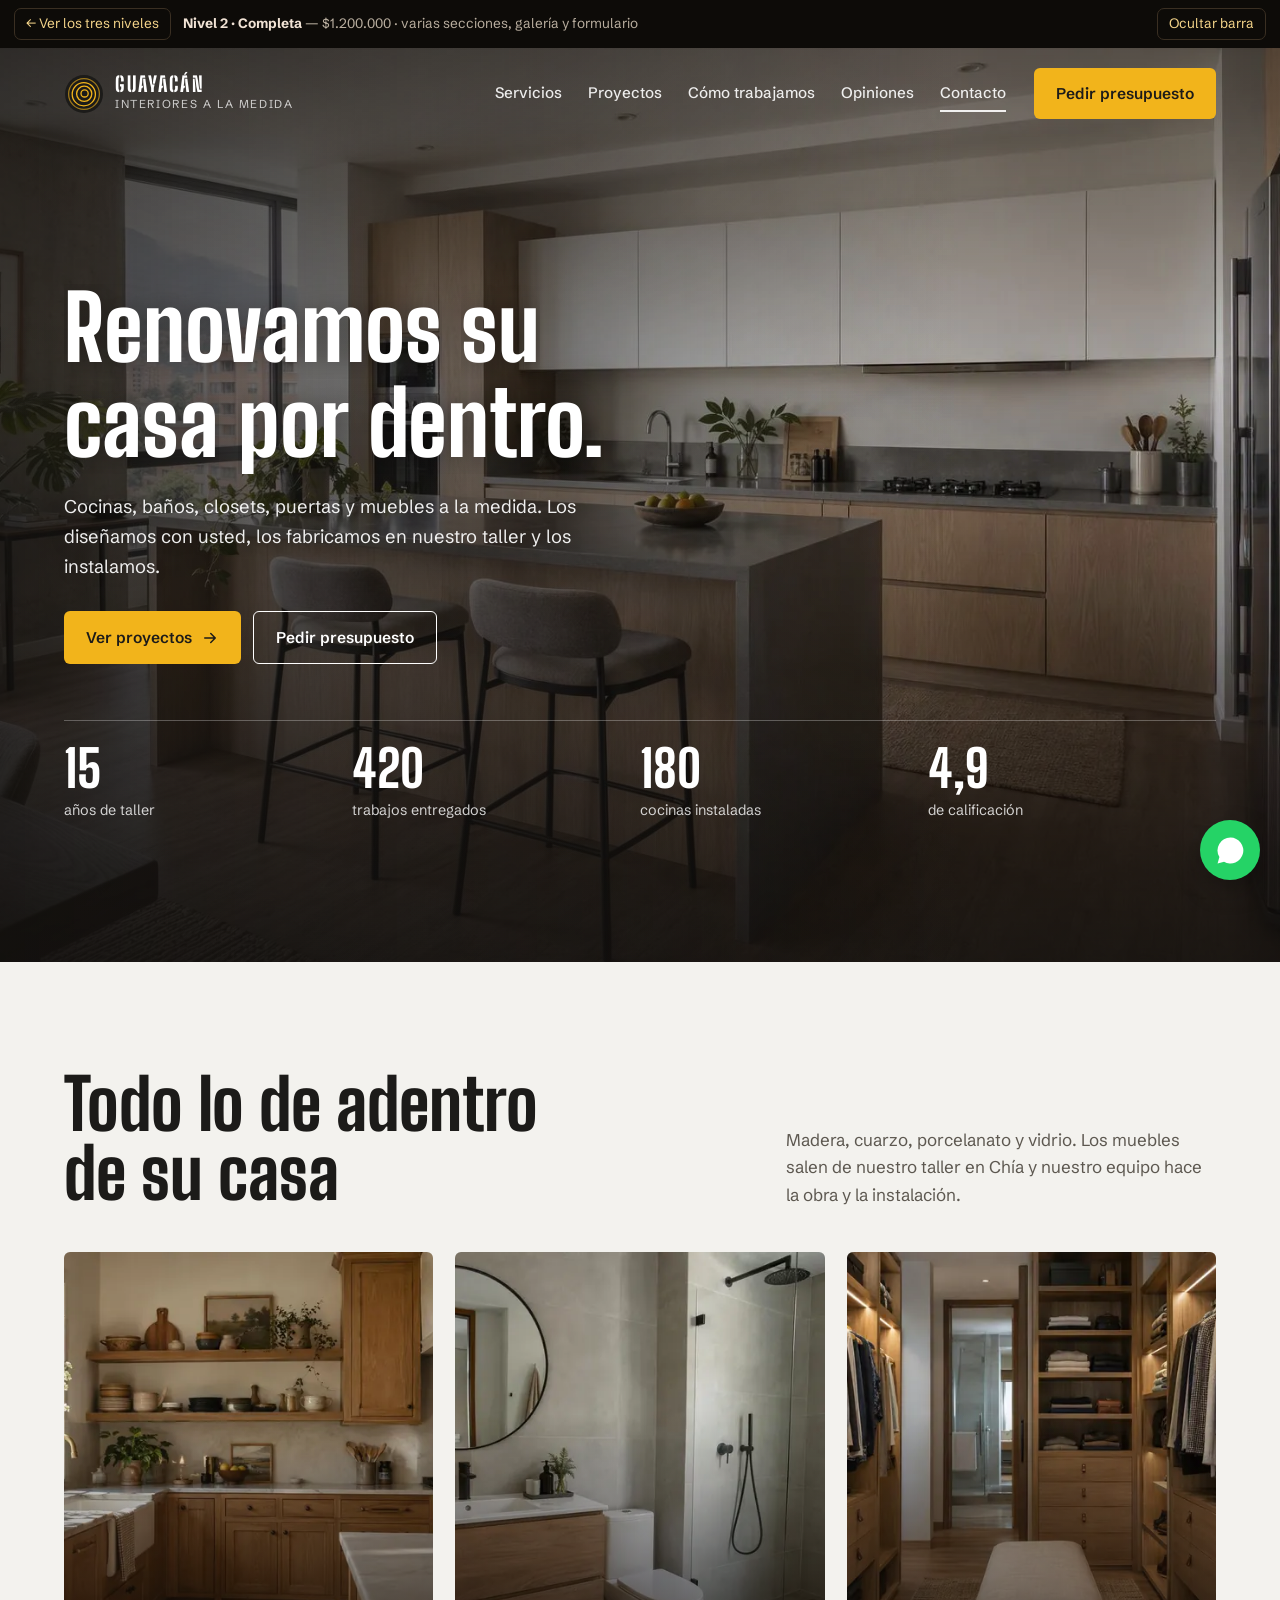
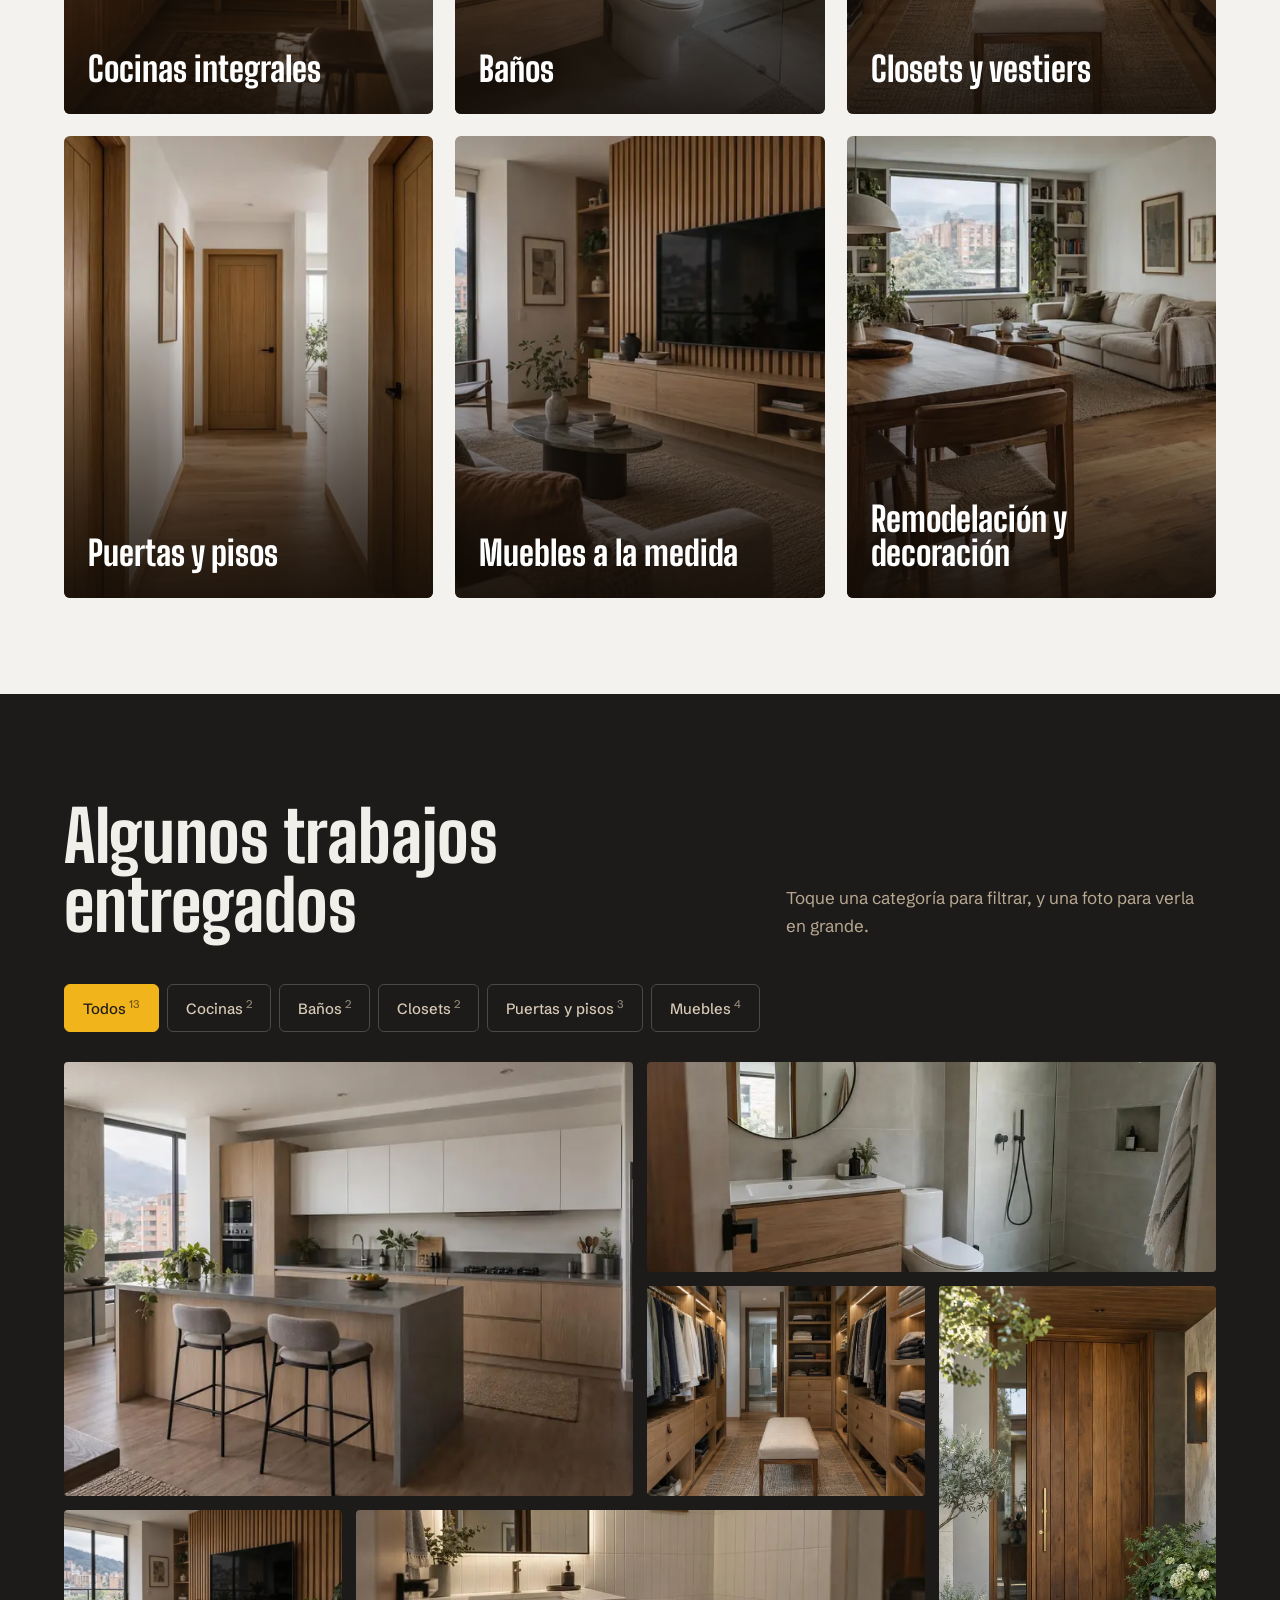
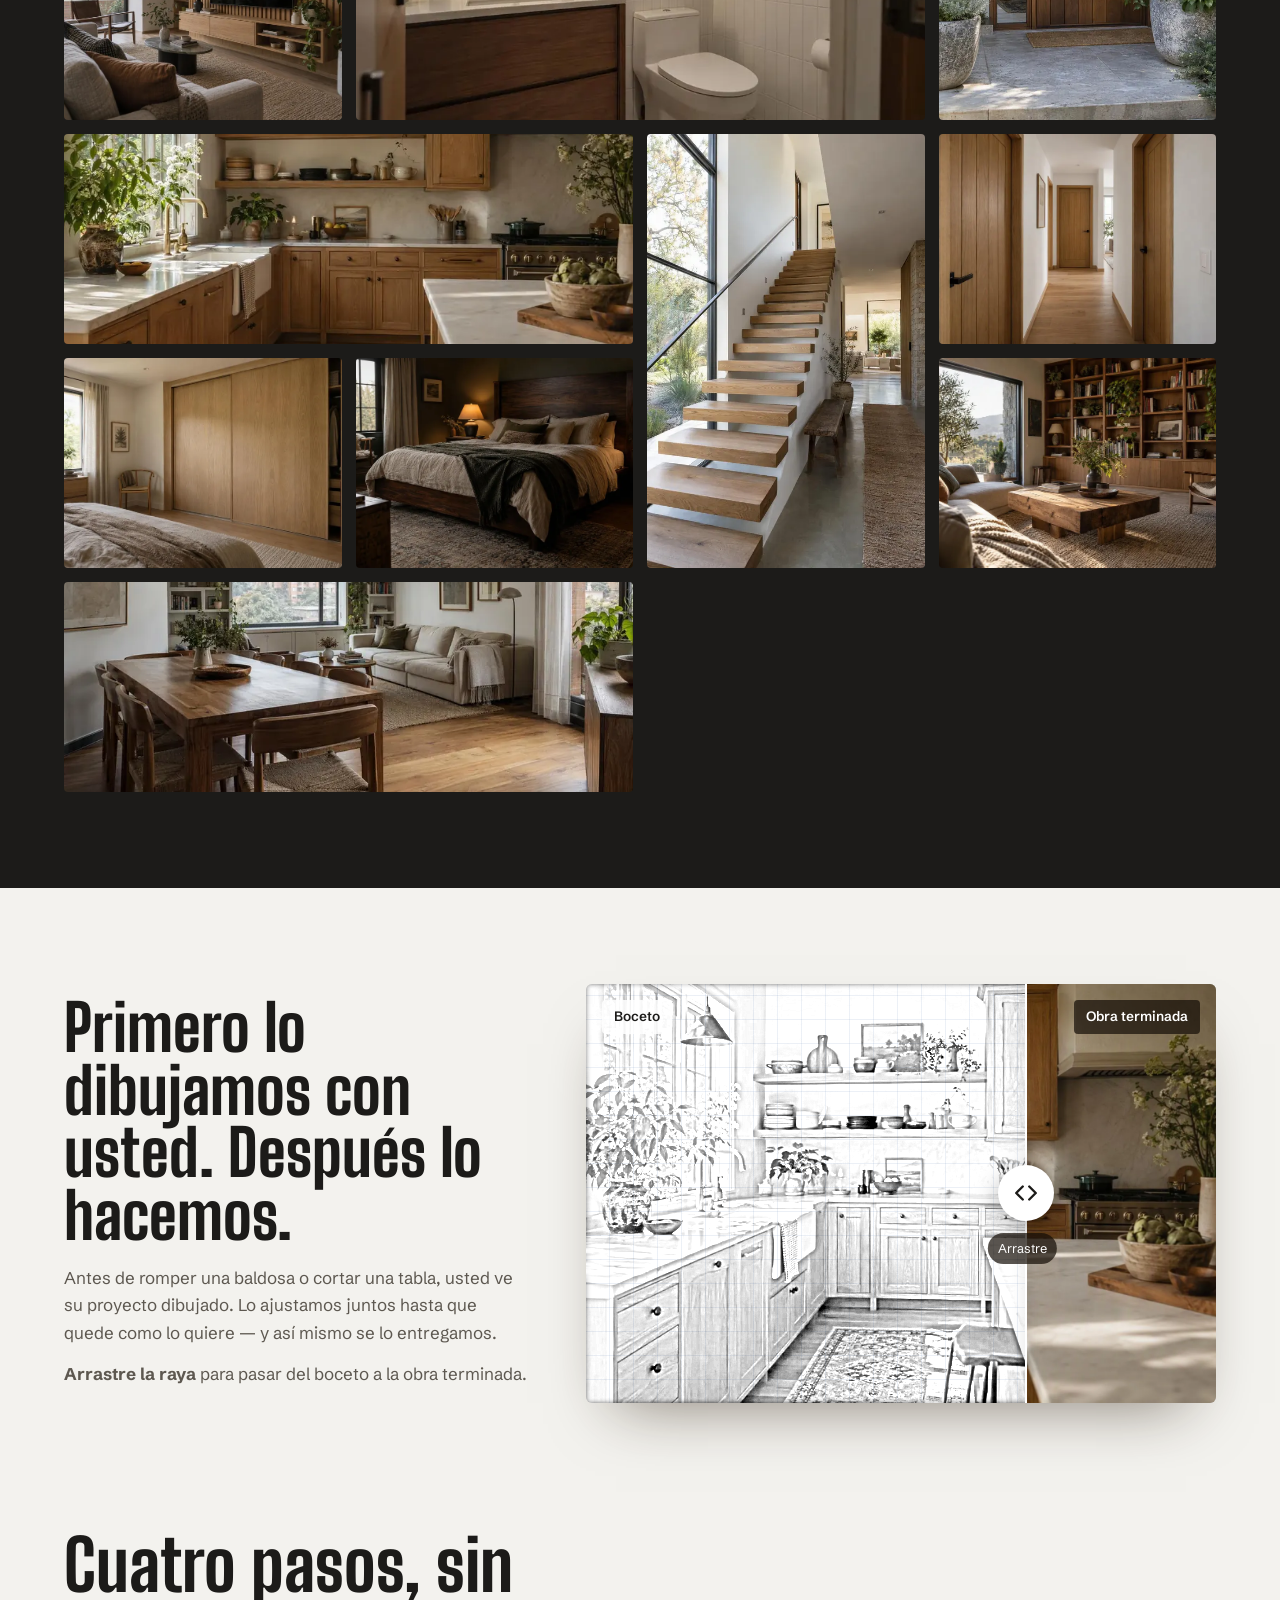
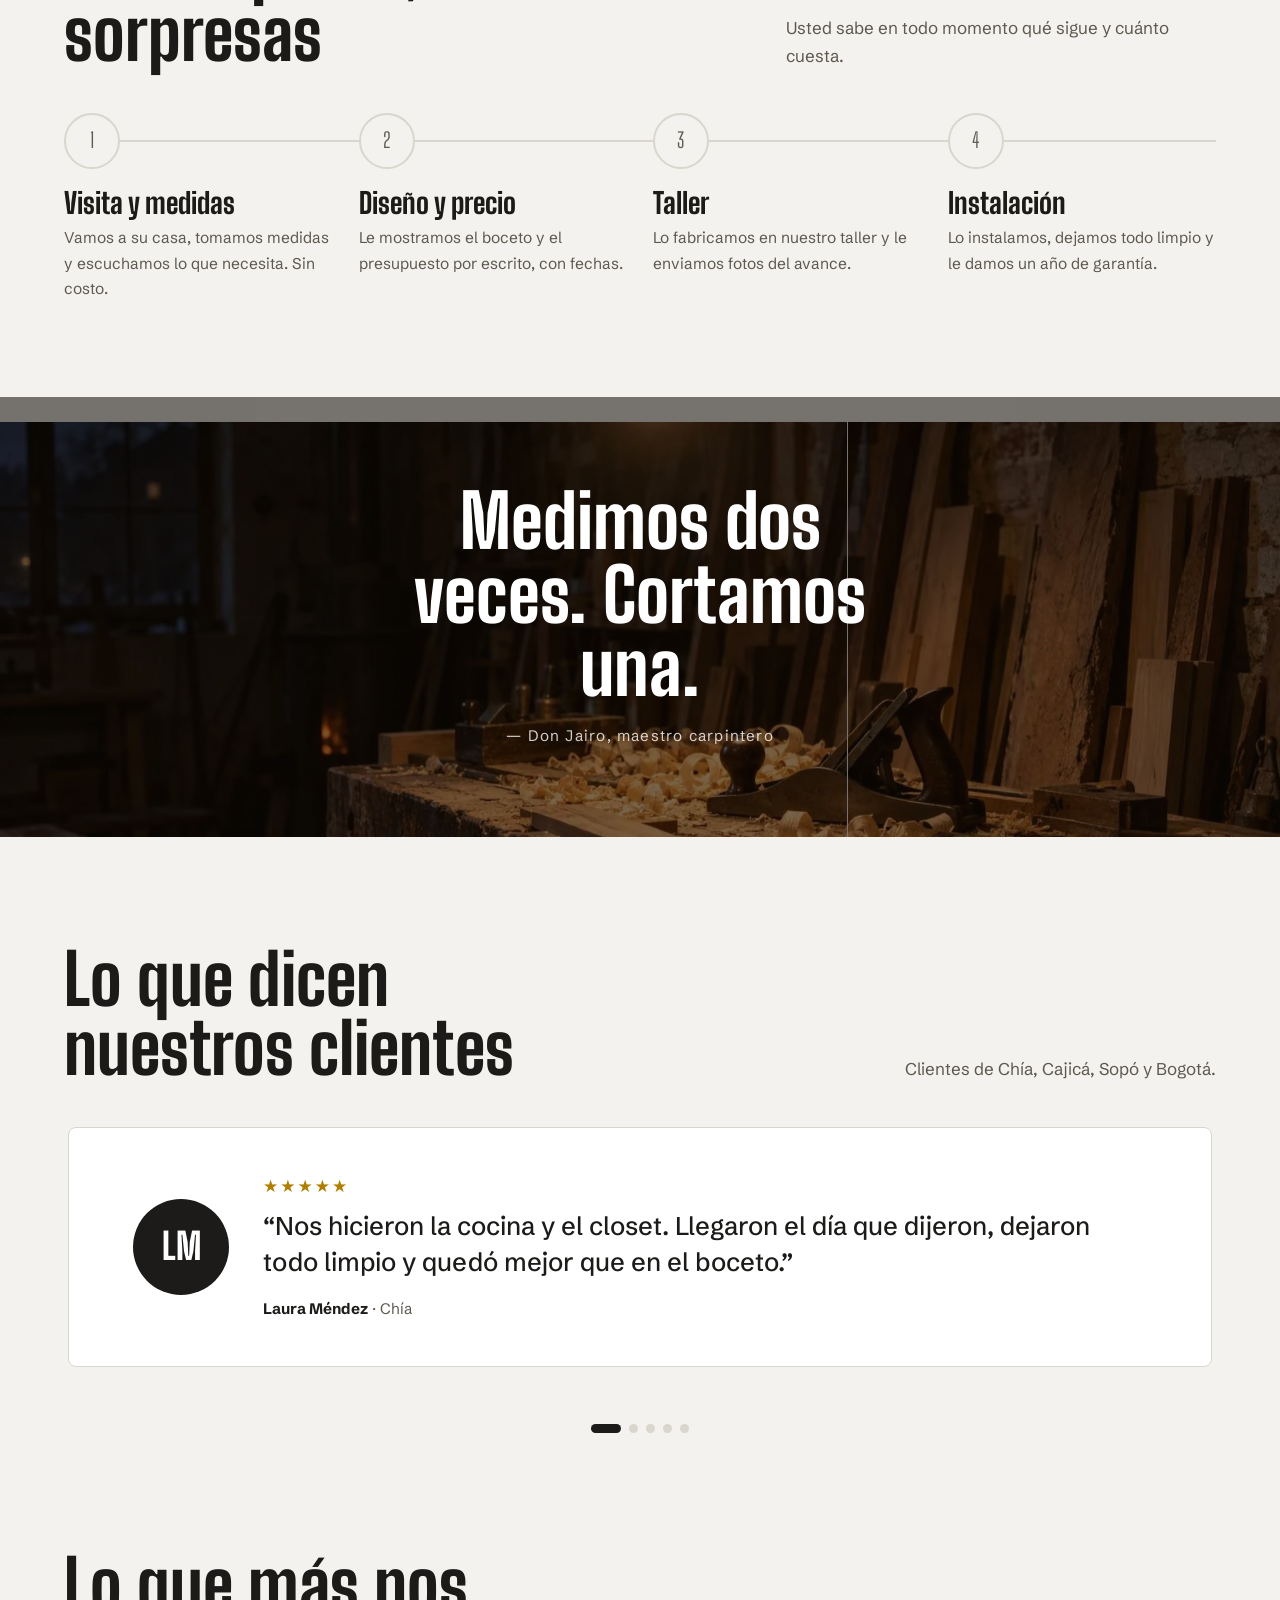
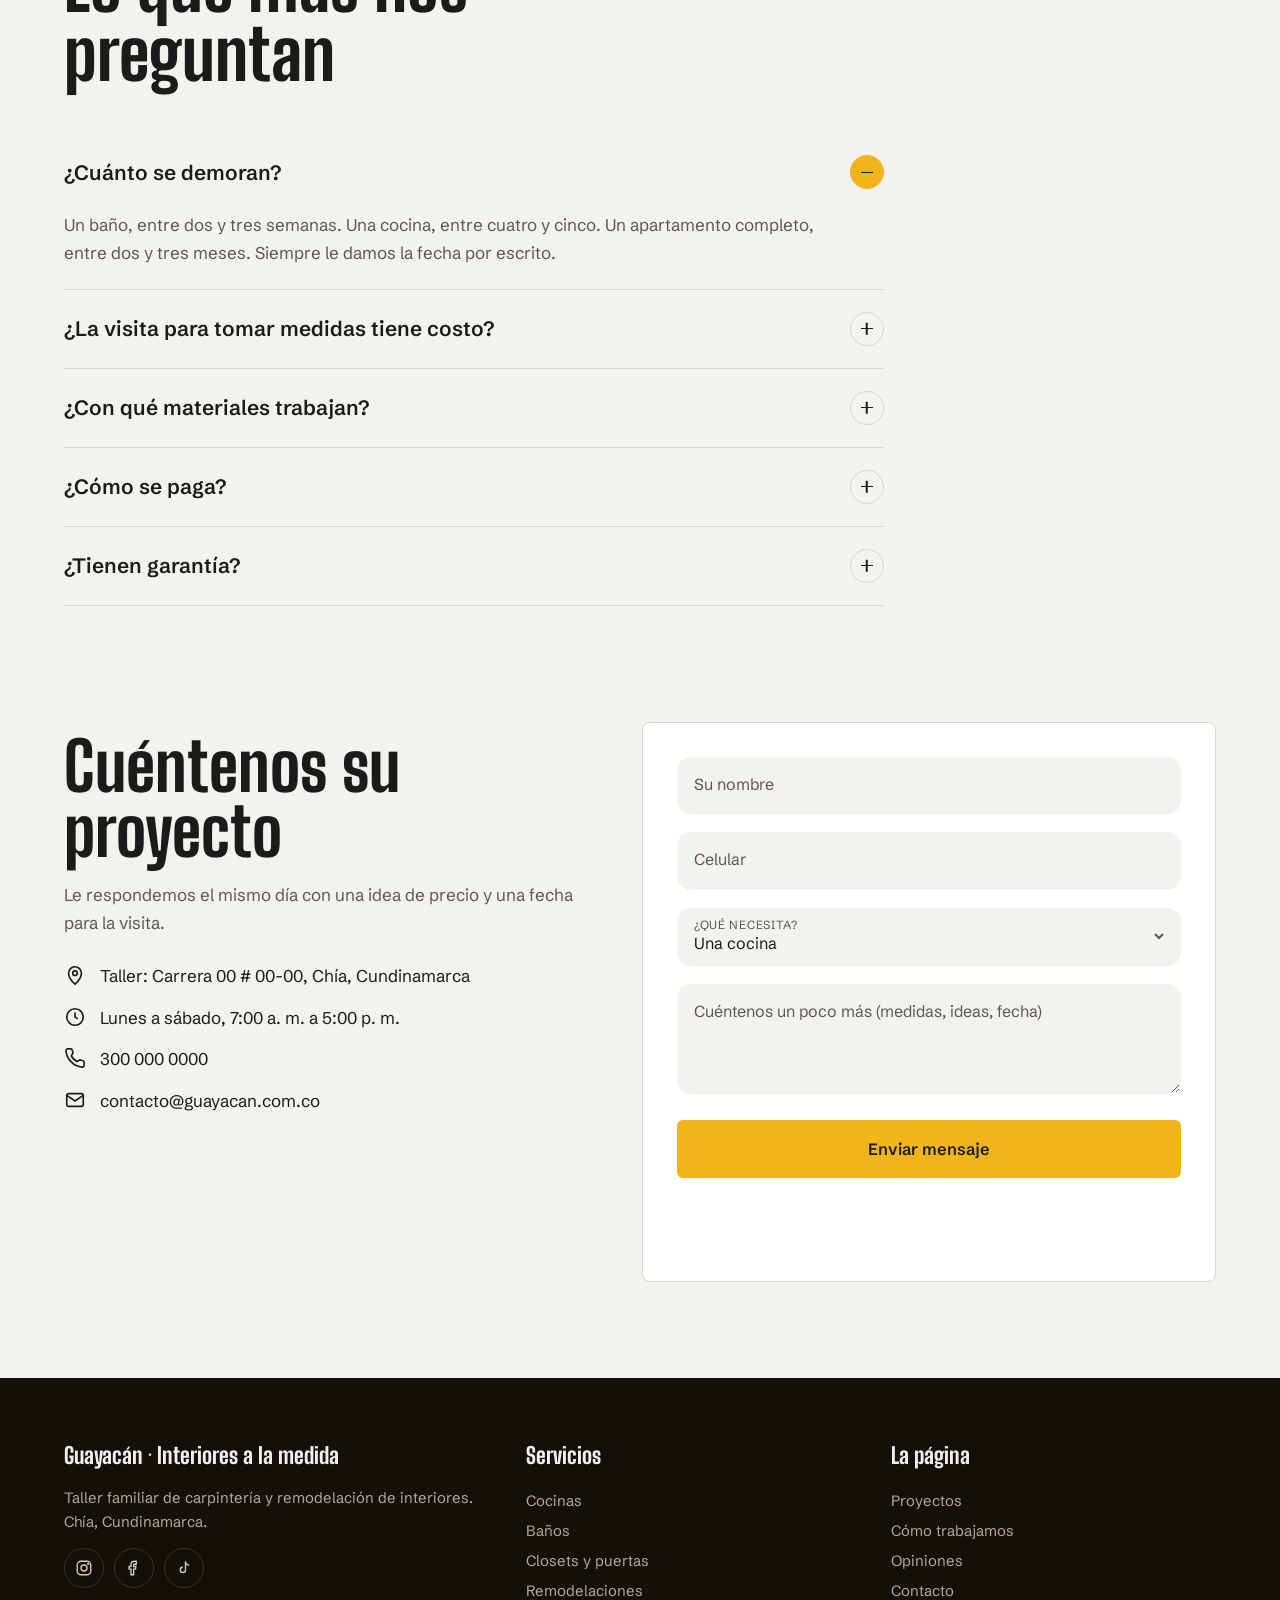
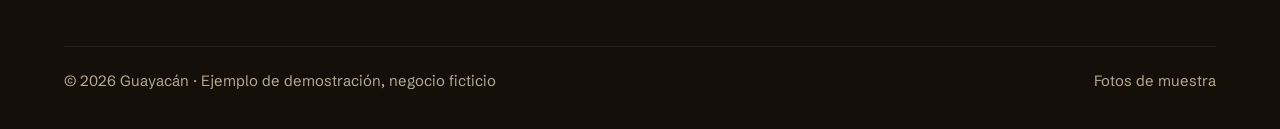
<file: demos/nivel-2-completa.html>
<!DOCTYPE html>
<html lang="es">
<head>
<meta charset="UTF-8">
<meta name="viewport" content="width=device-width, initial-scale=1">
<title>Guayacán · Interiores a la medida (ejemplo nivel 2)</title>
<link rel="icon" href="data:image/svg+xml,%3Csvg xmlns=%27http://www.w3.org/2000/svg%27 viewBox=%270 0 32 32%27%3E%3Crect width=%2732%27 height=%2732%27 rx=%278%27 fill=%27%235b3a1f%27/%3E%3Cg fill=%27none%27 stroke=%27%23f2d3a8%27 stroke-width=%271.6%27%3E%3Ccircle cx=%2716%27 cy=%2716%27 r=%274%27/%3E%3Ccircle cx=%2716.5%27 cy=%2715.5%27 r=%278%27/%3E%3Ccircle cx=%2716%27 cy=%2716%27 r=%2712%27/%3E%3C/g%3E%3C/svg%3E">
<meta name="description" content="Ejemplo de página completa: varias secciones, galería filtrable, formulario y testimonios para una empresa de remodelación y carpintería de interiores.">
<script>(function(){var e;try{e=window.self!==window.top}catch(x){e=true}if(e)document.documentElement.className+=" en-catalogo"})();</script>
<link rel="preconnect" href="https://fonts.googleapis.com">
<link rel="preconnect" href="https://fonts.gstatic.com" crossorigin>
<link href="https://fonts.googleapis.com/css2?family=Big+Shoulders+Display:wght@700;800&family=Big+Shoulders+Stencil+Display:wght@800&family=Schibsted+Grotesk:wght@400;500;600;700&display=swap" rel="stylesheet">
<style>
:root{
  --papel:#f3f2ee;--papel-2:#e7e5df;--blanco:#ffffff;--tinta:#1c1b19;--tinta-2:#3c3a36;--gris:#5d5850;--linea:#d9d6ce;
  --madera:#6b4425;--tierra:#f2b41b;--tierra-2:#f6c447;--bosque:#1c1b19;--grafito:#1c1b19;--wa:#25d366;
  --serif:"Big Shoulders Display","Arial Narrow",sans-serif;--sans:"Schibsted Grotesk",system-ui,sans-serif;--plantilla:"Big Shoulders Stencil Display","Big Shoulders Display",sans-serif;
  --suave:cubic-bezier(.22,1,.36,1)
}
*{box-sizing:border-box;margin:0;padding:0}
html{scroll-behavior:smooth}
body{font-family:var(--sans);color:var(--tinta);background:var(--papel);line-height:1.62;font-size:17px;-webkit-font-smoothing:antialiased;overflow-x:clip}
img{display:block;max-width:100%}
a{color:inherit;text-decoration:none}
button{font:inherit;color:inherit;background:none;border:0;cursor:pointer}
.env{max-width:1200px;margin:0 auto;padding:0 24px}
h1,h2,h3{font-family:var(--serif);font-weight:800;line-height:.98;letter-spacing:0}
.antetitulo{display:inline-flex;align-items:center;gap:10px;font-size:.78rem;font-weight:600;letter-spacing:.16em;text-transform:uppercase;color:var(--tierra)}
.antetitulo::before{content:"";width:26px;height:1.5px;background:currentColor}

.demobar{position:sticky;top:0;z-index:300;background:#0d0b08;color:#f1e3d5;display:flex;align-items:center;gap:12px;padding:8px 14px;font-size:.85rem;flex-wrap:wrap}
.demobar a,.demobar button{color:#f5d58a;border:1px solid #3a2f22;padding:4px 11px;border-radius:7px}
.demobar span{margin-right:auto;color:#b9ae9f}.demobar b{color:#f1e3d5}
.en-catalogo .demobar,body.sin-barra .demobar{display:none}
@media(max-width:600px){.demobar span{display:none}.demobar{gap:8px;padding:7px 10px}.demobar a,.demobar button{font-size:.74rem;padding:4px 8px}}

/* ─── Menú ─── */
.menu{position:fixed;left:0;right:0;top:0;z-index:100;transition:background .4s,box-shadow .4s,padding .4s,color .4s;color:#fff;padding:20px 0}
body:not(.sin-barra) .menu{top:var(--alto-barra,0px)}
.en-catalogo .menu{top:0!important}
.menu.solido{background:rgba(243,242,238,.95);backdrop-filter:blur(14px);box-shadow:0 1px 0 var(--linea);color:var(--tinta);padding:12px 0}
.menu .env{display:flex;align-items:center;gap:28px}
.marca{display:flex;align-items:center;gap:11px;margin-right:auto}
.marca svg{width:40px;height:40px;transition:transform .8s var(--suave)}
.marca:hover svg{transform:rotate(-30deg)}
.marca b{display:block;font-family:var(--plantilla);font-weight:800;font-size:1.3rem;letter-spacing:.1em;line-height:1}
.marca small{display:block;font-size:.72rem;letter-spacing:.14em;text-transform:uppercase;opacity:.75}
.menu nav{display:flex;gap:26px}
.menu nav a{font-size:.95rem;font-weight:500;position:relative;padding:4px 0;opacity:.9}
.menu nav a::after{content:"";position:absolute;left:0;right:0;bottom:-2px;height:1.5px;background:currentColor;transform:scaleX(0);transform-origin:right;transition:transform .4s var(--suave)}
.menu nav a:hover::after,.menu nav a.aqui::after{transform:scaleX(1);transform-origin:left}
.btn{display:inline-flex;align-items:center;justify-content:center;gap:9px;padding:13px 22px;border-radius:6px;font-weight:600;font-size:.97rem;transition:transform .3s var(--suave),background .3s,box-shadow .3s,color .3s}
.btn-tierra{background:var(--tierra);color:var(--grafito);box-shadow:none}
.btn-tierra:hover{background:var(--tierra-2)}
.btn-borde{border:1.5px solid currentColor}
.btn-borde:hover{background:rgba(255,255,255,.12);transform:translateY(-2px)}
.btn svg{width:18px;height:18px;stroke:currentColor;fill:none;stroke-width:2;stroke-linecap:round;stroke-linejoin:round}
.hamburguesa{display:none;width:44px;height:44px;border-radius:12px;align-items:center;justify-content:center}
.hamburguesa span{width:22px;height:2px;background:currentColor;position:relative;display:block;transition:background .3s}
.hamburguesa span::before,.hamburguesa span::after{content:"";position:absolute;left:0;width:22px;height:2px;background:currentColor;transition:transform .35s var(--suave)}
.hamburguesa span::before{top:-7px}.hamburguesa span::after{top:7px}
.menu-abierto .hamburguesa span{background:transparent}
.menu-abierto .hamburguesa span::before{transform:translateY(7px) rotate(45deg)}
.menu-abierto .hamburguesa span::after{transform:translateY(-7px) rotate(-45deg)}
.cajon{position:fixed;inset:0;z-index:90;background:var(--bosque);color:#fff;display:flex;flex-direction:column;justify-content:center;padding:0 34px;clip-path:circle(0 at calc(100% - 46px) 46px);transition:clip-path .7s var(--suave)}
.menu-abierto .cajon{clip-path:circle(150% at calc(100% - 46px) 46px)}
.cajon a{font-family:var(--serif);font-weight:800;font-size:2.6rem;padding:8px 0;opacity:0;transform:translateY(18px);transition:opacity .5s,transform .6s var(--suave)}
.menu-abierto .cajon a{opacity:1;transform:none}
.menu-abierto .cajon a:nth-child(2){transition-delay:.06s}.menu-abierto .cajon a:nth-child(3){transition-delay:.12s}.menu-abierto .cajon a:nth-child(4){transition-delay:.18s}.menu-abierto .cajon a:nth-child(5){transition-delay:.24s}
.menu-abierto .menu{color:#fff;background:transparent;box-shadow:none}
@media(max-width:900px){.menu nav,.menu .btn{display:none}.hamburguesa{display:flex}}

/* ─── Portada ─── */
.portada{position:relative;min-height:92vh;min-height:92svh;display:flex;align-items:flex-end;color:#fff;overflow:hidden;isolation:isolate}
.portada .foto{position:absolute;inset:0;z-index:-2;background:url("../assets/img/cocina-2-1600.webp") center 50%/cover;animation:acercar 22s ease-out both}
@keyframes acercar{from{transform:scale(1.14)}to{transform:scale(1)}}
.portada::after{content:"";position:absolute;inset:0;z-index:-1;background:linear-gradient(90deg,rgba(18,16,14,.72) 0%,rgba(18,16,14,.4) 45%,rgba(18,16,14,0) 75%),linear-gradient(180deg,rgba(18,16,14,.45) 0%,rgba(18,16,14,.05) 35%,rgba(18,16,14,.3) 60%,rgba(18,16,14,.85) 100%)}
.portada .env{width:100%;padding-bottom:40px;padding-top:140px}
.portada .antetitulo{color:#f6d3ad;text-shadow:0 1px 12px rgba(0,0,0,.55)}
.portada h1,.portada p.lema{text-shadow:0 2px 24px rgba(0,0,0,.35)}
.portada h1{font-size:clamp(3rem,7vw,5.8rem);max-width:15ch;margin:0 0 18px}
.palabra{display:inline-block;overflow:hidden;vertical-align:top;padding-bottom:.08em}
.palabra>span{display:inline-block;transform:translateY(110%);animation:emerge 1s var(--suave) forwards}
@keyframes emerge{to{transform:none}}
.portada p.lema{font-size:1.15rem;max-width:520px;opacity:.92;margin-bottom:30px}
.portada .acciones{display:flex;flex-wrap:wrap;gap:12px}
.cifras{margin-top:56px;display:grid;grid-template-columns:repeat(4,1fr);border-top:1px solid rgba(255,255,255,.28)}
.cifra{padding:22px 18px 4px 0}
.cifra b{display:block;font-family:var(--serif);font-weight:800;font-size:clamp(2.2rem,4.4vw,3.2rem);line-height:1}
.cifra span{font-size:.9rem;opacity:.8}
@media(max-width:700px){.cifras{grid-template-columns:repeat(2,1fr)}}

section{padding:96px 0}
.cabeza{display:flex;justify-content:space-between;align-items:flex-end;gap:28px;flex-wrap:wrap;margin-bottom:44px}
.cabeza h2{font-size:clamp(2.7rem,5.6vw,4.4rem);margin-top:12px;max-width:16ch}
.cabeza p{max-width:430px;color:var(--gris)}

/* Aparecer al bajar */
.rev{opacity:0;transform:translateY(28px);transition:opacity .9s var(--suave),transform .9s var(--suave)}
.rev.in{opacity:1;transform:none}
section:not(.portada) .rev,.franja .rev{opacity:1;transform:none;transition:none}

/* ─── Servicios ─── */
.servicios{display:grid;grid-template-columns:repeat(3,1fr);gap:22px}
@media(max-width:960px){.servicios{grid-template-columns:repeat(2,1fr)}}
@media(max-width:620px){.servicios{grid-template-columns:1fr}}
.servicio{position:relative;border-radius:6px;overflow:hidden;aspect-ratio:4/5;color:#fff;isolation:isolate;cursor:default}
.servicio img{position:absolute;inset:0;width:100%;height:100%;object-fit:cover;z-index:-2;transition:transform 1.2s var(--suave)}
.servicio::after{content:"";position:absolute;inset:0;z-index:-1;background:linear-gradient(180deg,transparent 35%,rgba(20,13,7,.88));transition:background .6s}
.servicio:hover img{transform:scale(1.07)}
.servicio:hover::after{background:linear-gradient(180deg,rgba(20,13,7,.25) 0%,rgba(20,13,7,.92) 75%)}
.servicio .dentro{position:absolute;left:24px;right:24px;bottom:22px}
.servicio .n{font-size:.78rem;letter-spacing:.16em;opacity:.75}
.servicio h3{font-size:2.15rem;margin:6px 0 6px}
.servicio ul{list-style:none;max-height:0;overflow:hidden;opacity:0;transition:max-height .7s var(--suave),opacity .5s}
.servicio:hover ul{max-height:160px;opacity:1}
.servicio li{font-size:.94rem;padding:4px 0;border-top:1px solid rgba(255,255,255,.18);opacity:.9}
@media(hover:none){.servicio ul{max-height:160px;opacity:1}}

/* ─── Proyectos (galería que se filtra) ─── */
.oscuro{background:#1c1b19;color:#f1efe9}
.oscuro .cabeza p{color:#b9a993}
.oscuro .antetitulo{color:#e09a64}
.filtros{display:flex;flex-wrap:wrap;gap:8px;margin-bottom:30px}
.filtro{padding:10px 18px;border-radius:6px;border:1px solid rgba(243,235,223,.22);font-size:.93rem;font-weight:500;transition:all .35s var(--suave);color:#d9cbb8}
.filtro:hover{border-color:rgba(243,235,223,.6)}
.filtro.on{background:var(--tierra);color:var(--grafito);border-color:var(--tierra)}
.filtro sup{font-size:.7rem;opacity:.6;margin-left:3px}
.galeria{display:grid;grid-template-columns:repeat(4,1fr);grid-auto-rows:210px;grid-auto-flow:dense;gap:14px}
@media(max-width:960px){.galeria{grid-template-columns:repeat(2,1fr);grid-auto-rows:180px}}
.obra{position:relative;border-radius:4px;overflow:hidden;cursor:zoom-in;background:#2a2118}
.obra.ancha{grid-column:span 2}.obra.alta{grid-row:span 2}
.obra img{width:100%;height:100%;object-fit:cover;transition:transform 1s var(--suave),filter .6s}
.obra:hover img{transform:scale(1.06)}
.obra .pie{position:absolute;left:0;right:0;bottom:0;padding:40px 16px 14px;background:linear-gradient(transparent,rgba(12,8,4,.85));transform:translateY(30%);opacity:0;transition:all .5s var(--suave)}
.obra:hover .pie{transform:none;opacity:1}
.obra .pie b{display:block;font-family:var(--serif);font-weight:800;font-size:1.35rem}
.obra .pie span{font-size:.82rem;opacity:.75}
.obra.fuera{display:none}
@media(hover:none){.obra .pie{transform:none;opacity:1}}

/* Foto en grande */
.caja-luz{position:fixed;inset:0;z-index:400;background:rgba(12,8,4,.94);display:grid;grid-template-rows:1fr auto;opacity:0;visibility:hidden;transition:opacity .45s,visibility 0s .45s}
.caja-luz.on{opacity:1;visibility:visible;transition:opacity .45s,visibility 0s}
.caja-luz .marco-foto{position:relative;display:grid;place-items:center;padding:60px 70px 10px;min-height:0}
.caja-luz img{max-width:100%;max-height:calc(100vh - 190px);object-fit:contain;border-radius:10px;box-shadow:0 30px 80px rgba(0,0,0,.6)}
.caja-luz .texto{color:#f3ebdf;text-align:center;padding:16px 20px 28px}
.caja-luz .texto b{font-family:var(--serif);font-weight:800;font-size:1.7rem;display:block}
.caja-luz .texto span{color:#b9a993;font-size:.93rem}
.caja-luz .cerrar,.caja-luz .flecha{position:absolute;width:50px;height:50px;border-radius:50%;background:rgba(255,255,255,.08);color:#fff;display:grid;place-items:center;transition:background .3s}
.caja-luz .cerrar:hover,.caja-luz .flecha:hover{background:rgba(255,255,255,.18)}
.caja-luz .cerrar{top:16px;right:16px}
.caja-luz .flecha{top:50%;margin-top:-25px}
.caja-luz .izq{left:12px}.caja-luz .der{right:12px}
.caja-luz svg{width:22px;height:22px;stroke:currentColor;fill:none;stroke-width:2;stroke-linecap:round}
.volando{position:fixed;z-index:450;object-fit:cover;border-radius:4px;transition:all .55s var(--suave);pointer-events:none}

/* ─── Del boceto a la obra ─── */
.boceto-zona{display:grid;grid-template-columns:1fr 1.35fr;gap:56px;align-items:center}
@media(max-width:900px){.boceto-zona{grid-template-columns:1fr}}
.boceto-zona h2{font-size:clamp(2.6rem,5vw,4rem);margin:12px 0 16px}
.boceto-zona p{color:var(--gris);margin-bottom:14px}
.comparar{position:relative;aspect-ratio:3/2;border-radius:6px;overflow:hidden;user-select:none;touch-action:pan-y;cursor:ew-resize;box-shadow:0 30px 60px -30px rgba(40,25,10,.55);--x:50%}
.comparar .capa{position:absolute;inset:0}
.comparar .capa img{position:absolute;inset:0;width:100%;height:100%;object-fit:cover}
/* El boceto se hace con la misma foto: gris + su negativo desenfocado en «sobreexponer» = trazo de lápiz */
.lapiz{background:#f7f2e8;isolation:isolate}
.lapiz img:nth-child(1){filter:grayscale(1) contrast(1.1)}
.lapiz img:nth-child(2){filter:grayscale(1) invert(1) blur(2.5px);mix-blend-mode:color-dodge}
.lapiz::after{content:"";position:absolute;inset:0;background:repeating-linear-gradient(0deg,transparent 0 23px,rgba(70,110,170,.10) 23px 24px),repeating-linear-gradient(90deg,transparent 0 23px,rgba(70,110,170,.10) 23px 24px);mix-blend-mode:multiply}
.comparar .obra-real{clip-path:inset(0 0 0 var(--x))}
.comparar .raya{position:absolute;top:0;bottom:0;left:var(--x);width:2px;margin-left:-1px;background:#fff;box-shadow:0 0 12px rgba(0,0,0,.35)}
.comparar .tirador{position:absolute;top:50%;left:var(--x);width:56px;height:56px;margin:-28px 0 0 -28px;border-radius:50%;background:#fff;display:grid;place-items:center;box-shadow:0 8px 24px rgba(0,0,0,.3)}
.comparar .tirador svg{width:26px;height:26px;stroke:var(--grafito);fill:none;stroke-width:2.2;stroke-linecap:round;stroke-linejoin:round}
.comparar .rotulo{position:absolute;top:16px;padding:6px 12px;border-radius:4px;font-size:.85rem;font-weight:600;background:rgba(255,255,255,.85);color:var(--tinta)}
.comparar .r-izq{left:16px}.comparar .r-der{right:16px;background:rgba(20,13,7,.7);color:#fff}
.comparar .mano{position:absolute;left:var(--x);top:50%;margin:40px 0 0 -14px;font-size:.8rem;color:#fff;background:rgba(20,13,7,.7);padding:5px 10px;border-radius:999px;white-space:nowrap;transform:translateX(-35%);transition:opacity .5s}
.comparar.tocado .mano{opacity:0}

/* ─── Cómo trabajamos ─── */
.pasos{position:relative;display:grid;grid-template-columns:repeat(4,1fr);gap:26px}
.pasos .riel{position:absolute;left:0;right:0;top:27px;height:2px;background:var(--linea)}
.pasos .riel i{position:absolute;left:0;top:0;bottom:0;width:var(--avance,0%);background:var(--tierra);transition:width .2s linear}
.paso{position:relative}
.paso .bola{position:relative;z-index:1;width:56px;height:56px;border-radius:50%;background:var(--papel);border:2px solid var(--linea);display:grid;place-items:center;font-family:var(--serif);font-size:1.3rem;color:var(--gris);transition:all .6s var(--suave)}
.paso.hecho .bola{background:var(--tierra);border-color:var(--tierra);color:var(--grafito)}
.paso h3{font-size:1.8rem;margin:20px 0 8px}
.paso p{color:var(--gris);font-size:.97rem}
@media(max-width:860px){.pasos{grid-template-columns:1fr 1fr}.pasos .riel{display:none}}
@media(max-width:520px){.pasos{grid-template-columns:1fr}}

/* ─── Franja con frase ─── */
.franja{position:relative;min-height:440px;display:grid;place-items:center;text-align:center;color:#fff;overflow:hidden;isolation:isolate;padding:80px 24px}
.franja .fondo{position:absolute;inset:-12% 0;z-index:-2;background:url("../assets/img/taller-noche-1600.webp") center/cover;will-change:transform}
.franja::after{content:"";position:absolute;inset:0;z-index:-1;background:rgba(15,10,5,.55)}
.franja blockquote{font-family:var(--serif);font-weight:800;font-size:clamp(2.6rem,6vw,4.6rem);line-height:1;max-width:14ch}
.franja cite{display:block;margin-top:18px;font-style:normal;opacity:.8;font-size:.95rem;letter-spacing:.08em}

/* ─── Opiniones ─── */
.opiniones{position:relative;overflow:hidden}
.carril{display:flex;transition:transform .8s var(--suave)}
.opinion{flex:0 0 100%;padding:0 4px}
.opinion .tarjeta{background:var(--blanco);border:1px solid var(--linea);border-radius:8px;padding:44px clamp(24px,5vw,64px);display:grid;grid-template-columns:auto 1fr;gap:34px;align-items:center}
@media(max-width:700px){.opinion .tarjeta{grid-template-columns:1fr;gap:18px}}
.opinion .ini{width:96px;height:96px;border-radius:50%;display:grid;place-items:center;font-family:var(--serif);font-weight:800;font-size:2.3rem;color:#fff}
.opinion q{display:block;font-family:var(--sans);font-weight:500;font-size:clamp(1.2rem,2.3vw,1.6rem);line-height:1.4;quotes:"“" "”"}
.opinion .quien{margin-top:16px;color:var(--gris);font-size:.95rem}
.opinion .quien b{color:var(--tinta)}
.estrellas{color:#b07f00;letter-spacing:2px;margin-bottom:10px}
.puntos{display:flex;gap:8px;justify-content:center;margin-top:22px}
.puntos button{width:9px;height:9px;border-radius:999px;background:var(--linea);transition:all .45s var(--suave)}
.puntos button.on{width:30px;background:var(--grafito)}

/* ─── Preguntas ─── */
.preguntas{max-width:820px}
.pregunta{border-bottom:1px solid var(--linea)}
.pregunta button{width:100%;display:flex;justify-content:space-between;align-items:center;gap:20px;text-align:left;padding:22px 0;font-family:var(--sans);font-weight:600;font-size:1.3rem}
.pregunta button i{width:34px;height:34px;flex-shrink:0;border-radius:50%;border:1.5px solid var(--linea);position:relative;transition:transform .5s var(--suave),background .3s}
.pregunta button i::before,.pregunta button i::after{content:"";position:absolute;left:50%;top:50%;width:12px;height:1.5px;margin:-.75px 0 0 -6px;background:var(--tinta)}
.pregunta button i::after{transform:rotate(90deg);transition:transform .5s var(--suave)}
.pregunta.on button i{background:var(--tierra);border-color:var(--tierra)}
.pregunta.on button i::before,.pregunta.on button i::after{background:var(--grafito)!important}
.pregunta.on button i::before,.pregunta.on button i::after{background:#fff}
.pregunta.on button i::after{transform:rotate(0)}
.pregunta .resp{display:grid;grid-template-rows:0fr;transition:grid-template-rows .55s var(--suave)}
.pregunta.on .resp{grid-template-rows:1fr}
.pregunta .resp>div{overflow:hidden}
.pregunta .resp p{padding:0 50px 22px 0;color:var(--gris)}

/* ─── Contacto ─── */
.contacto{display:grid;grid-template-columns:1fr 1.1fr;gap:56px}
@media(max-width:900px){.contacto{grid-template-columns:1fr}}
.contacto h2{font-size:clamp(2.7rem,5.4vw,4.2rem);margin:12px 0 16px}
.contacto .datos{list-style:none;margin-top:26px;display:grid;gap:14px}
.contacto .datos li{display:flex;gap:14px;align-items:flex-start}
.contacto .datos svg{width:22px;height:22px;stroke:var(--grafito);fill:none;stroke-width:1.8;flex-shrink:0;margin-top:2px}
.formulario{background:var(--blanco);border:1px solid var(--linea);border-radius:8px;padding:34px;position:relative;overflow:hidden;min-height:560px}
.campo{position:relative;margin-bottom:18px}
.campo input,.campo select,.campo textarea{width:100%;font:inherit;font-size:1rem;color:var(--tinta);background:var(--papel);border:1.5px solid transparent;border-radius:14px;padding:22px 16px 8px;outline:none;transition:border-color .3s,background .3s;appearance:none}
.campo textarea{min-height:110px;resize:vertical}
.campo label{position:absolute;left:17px;top:15px;color:var(--gris);font-size:1rem;pointer-events:none;transition:all .25s var(--suave)}
.campo input:focus,.campo select:focus,.campo textarea:focus{border-color:var(--grafito);background:#fff}
.campo input:focus+label,.campo input:not(:placeholder-shown)+label,.campo textarea:focus+label,.campo textarea:not(:placeholder-shown)+label,.campo select+label{top:7px;font-size:.74rem;letter-spacing:.06em;text-transform:uppercase;color:var(--gris)}
.campo .flechita{position:absolute;right:16px;top:22px;width:12px;height:12px;pointer-events:none;stroke:var(--gris);fill:none;stroke-width:2}
.enviar{width:100%;padding:16px;font-size:1.02rem}
.enviar .girando{width:18px;height:18px;border:2px solid rgba(255,255,255,.4);border-top-color:#fff;border-radius:50%;animation:gira .8s linear infinite;display:none}
.enviar.mandando .girando{display:block}.enviar.mandando .t{display:none}
@keyframes gira{to{transform:rotate(360deg)}}
.exito{position:absolute;inset:0;background:var(--blanco);padding:34px;display:flex;flex-direction:column;justify-content:center;opacity:0;visibility:hidden;transform:translateY(20px);transition:all .6s var(--suave)}
.exito.on{opacity:1;visibility:visible;transform:none}
.exito>*{flex-shrink:0}.exito{overflow-y:auto}
.exito .ok{width:62px;height:62px;border-radius:50%;background:var(--bosque);display:grid;place-items:center;margin-bottom:16px}
.exito .ok svg{width:30px;height:30px;stroke:#fff;fill:none;stroke-width:2.6;stroke-dasharray:30;stroke-dashoffset:30}
.exito.on .ok svg{animation:traza .6s .3s forwards}
@keyframes traza{to{stroke-dashoffset:0}}
.exito h3{font-size:2.2rem;margin-bottom:6px}
.exito>p{color:var(--gris);margin-bottom:18px}
.correo{border:1px solid var(--linea);border-radius:6px;overflow:hidden;font-size:.92rem;box-shadow:0 18px 40px -26px rgba(40,25,10,.5)}
.correo .barra{background:#f1ece3;padding:10px 14px;display:flex;align-items:center;gap:10px;font-size:.8rem;color:var(--gris)}
.correo .barra b{color:var(--tinta)}
.correo .cuerpo{padding:14px 16px;display:grid;gap:5px}
.correo .cuerpo div{display:grid;grid-template-columns:110px 1fr;gap:10px}
.correo .cuerpo span{color:var(--gris)}
.correo .asunto{font-weight:600;color:var(--tinta);padding:12px 16px 0}

footer{background:#140f09;color:#b9a993;padding:60px 0 36px;font-size:.93rem}
footer .arriba{display:grid;grid-template-columns:1.3fr 1fr 1fr;gap:40px;margin-bottom:40px}
@media(max-width:760px){footer .arriba{grid-template-columns:1fr}}
footer h4{color:#f1efe9;font-family:var(--serif);font-weight:800;font-size:1.4rem;margin-bottom:12px}
footer a{display:block;padding:3px 0}
footer a:hover{color:#f3ebdf}
footer .redes{display:flex;gap:10px;margin-top:14px}
footer .redes a{width:40px;height:40px;border-radius:50%;border:1px solid #3a2f22;display:grid;place-items:center}
footer .redes svg{width:18px;height:18px;stroke:#d9cbb8;fill:none;stroke-width:1.8}
footer .abajo{border-top:1px solid #2a2118;padding-top:22px;display:flex;justify-content:space-between;flex-wrap:wrap;gap:10px}

/* WhatsApp */
.flotante{position:fixed;right:20px;bottom:20px;z-index:80;display:flex;align-items:center;gap:10px}
.flotante .globo{background:#fff;color:var(--tinta);padding:10px 14px;border-radius:14px 14px 4px 14px;font-size:.9rem;box-shadow:0 10px 30px rgba(0,0,0,.18);opacity:0;transform:translateX(10px) scale(.9);transition:all .5s var(--suave);pointer-events:none}
.flotante.saluda .globo{opacity:1;transform:none}
.flotante button{width:60px;height:60px;border-radius:50%;background:var(--wa);display:grid;place-items:center;box-shadow:0 10px 26px rgba(0,0,0,.25);transition:transform .3s var(--suave)}
.flotante button:hover{transform:scale(1.08)}
.flotante svg{width:31px;height:31px;fill:#fff}
.wa-velo{position:fixed;inset:0;background:rgba(0,0,0,.45);z-index:500;display:none;align-items:flex-end;justify-content:center}
.wa-velo.on{display:flex}
.wa-hoja{width:min(420px,100%);background:#efeae2;border-radius:18px 18px 0 0;overflow:hidden;animation:sube .4s var(--suave)}
@keyframes sube{from{transform:translateY(100%)}to{transform:none}}
.wa-cab{background:#075e54;color:#fff;display:flex;align-items:center;gap:10px;padding:12px 14px}
.wa-cab i{width:36px;height:36px;border-radius:50%;background:var(--madera);display:grid;place-items:center;font-style:normal;font-family:var(--serif)}
.wa-cab small{display:block;opacity:.8;font-size:.78rem}
.wa-cuerpo{padding:18px 14px 8px;min-height:120px}
.wa-nota{background:#fff8c6;color:#5b5326;font-size:.82rem;border-radius:8px;padding:8px 10px;text-align:center}
.wa-pie{display:flex;gap:8px;padding:10px;align-items:flex-end}
.wa-pie div{flex:1;background:#fff;border-radius:20px;padding:10px 14px;font-size:.95rem}
.wa-pie button{width:44px;height:44px;border-radius:50%;background:#00a884;color:#fff}
.wa-cerrar{display:block;width:100%;padding:12px;background:#fff;border-top:1px solid #ddd!important;color:#075e54;font-weight:600}
@media (prefers-reduced-motion:reduce){*,*::before,*::after{animation-duration:.01ms!important;transition-duration:.01ms!important}}
</style>
</head>
<body>

<div class="demobar" id="demobar">
  <a href="../index.html#nivel-2">← Ver los tres niveles</a>
  <span><b>Nivel 2 · Completa</b> — $1.200.000 · varias secciones, galería y formulario</span>
  <button onclick="document.body.classList.add('sin-barra')">Ocultar barra</button>
</div>

<header class="menu" id="menu">
  <div class="env">
    <a class="marca" href="#inicio">
      <svg viewBox="0 0 40 40"><circle cx="20" cy="20" r="19" fill="#1c1b19"/><g fill="none" stroke="#f2b41b" stroke-width="1.3"><circle cx="20.6" cy="19.4" r="3.6"/><circle cx="20.2" cy="19.8" r="7.6"/><circle cx="19.8" cy="20.2" r="11.6"/><circle cx="20" cy="20" r="15.4" opacity=".6"/></g></svg>
      <span><b>GUAYACÁN</b><small>Interiores a la medida</small></span>
    </a>
    <nav>
      <a href="#servicios">Servicios</a><a href="#proyectos">Proyectos</a><a href="#como">Cómo trabajamos</a><a href="#opiniones">Opiniones</a><a href="#contacto">Contacto</a>
    </nav>
    <a class="btn btn-tierra" href="#contacto">Pedir presupuesto</a>
    <button class="hamburguesa" id="hamburguesa" aria-label="Abrir el menú"><span></span></button>
  </div>
</header>
<div class="cajon" id="cajon">
  <a href="#servicios">Servicios</a><a href="#proyectos">Proyectos</a><a href="#como">Cómo trabajamos</a><a href="#opiniones">Opiniones</a><a href="#contacto">Contacto</a>
</div>

<section class="portada" id="inicio">
  <div class="foto"></div>
  <div class="env">
    <h1 id="titular">Renovamos su casa por dentro.</h1>
    <p class="lema rev">Cocinas, baños, closets, puertas y muebles a la medida. Los diseñamos con usted, los fabricamos en nuestro taller y los instalamos.</p>
    <div class="acciones rev">
      <a class="btn btn-tierra" href="#proyectos">Ver proyectos <svg viewBox="0 0 24 24"><path d="M5 12h14M13 6l6 6-6 6"/></svg></a>
      <a class="btn btn-borde" href="#contacto">Pedir presupuesto</a>
    </div>
    <div class="cifras rev">
      <div class="cifra"><b>15</b><span>años de taller</span></div>
      <div class="cifra"><b>420</b><span>trabajos entregados</span></div>
      <div class="cifra"><b>180</b><span>cocinas instaladas</span></div>
      <div class="cifra"><b>4,9</b><span>de calificación</span></div>
    </div>
  </div>
</section>

<section id="servicios">
  <div class="env">
    <div class="cabeza rev">
      <div><h2>Todo lo de adentro de su casa</h2></div>
      <p>Madera, cuarzo, porcelanato y vidrio. Los muebles salen de nuestro taller en Chía y nuestro equipo hace la obra y la instalación.</p>
    </div>
    <div class="servicios">
      <article class="servicio rev"><img src="../assets/img/cocina-800.webp" alt="Cocina integral en roble" loading="lazy"><div class="dentro"><h3>Cocinas integrales</h3><ul><li>Diseño a la medida de su espacio</li><li>Mesones en cuarzo o granito</li><li>Instalación completa</li></ul></div></article>
      <article class="servicio rev"><img src="../assets/img/bano-1-800.webp" alt="Baño remodelado" loading="lazy"><div class="dentro"><h3>Baños</h3><ul><li>Enchapes en porcelanato</li><li>Muebles de baño</li><li>Duchas y divisiones en vidrio</li></ul></div></article>
      <article class="servicio rev"><img src="../assets/img/vestier-800.webp" alt="Vestier en madera" loading="lazy"><div class="dentro"><h3>Closets y vestiers</h3><ul><li>Puertas corredizas o batientes</li><li>Luz por dentro</li><li>Hasta el techo</li></ul></div></article>
      <article class="servicio rev"><img src="../assets/img/puertas-800.webp" alt="Puertas interiores en madera" loading="lazy"><div class="dentro"><h3>Puertas y pisos</h3><ul><li>Puertas interiores y principales</li><li>Pisos de madera y laminados</li><li>Marcos y guardaescobas</li></ul></div></article>
      <article class="servicio rev"><img src="../assets/img/mueble-tv-800.webp" alt="Mueble de TV en madera" loading="lazy"><div class="dentro"><h3>Muebles a la medida</h3><ul><li>Muebles de TV y bibliotecas</li><li>Camas y mesas de noche</li><li>Comedores y escritorios</li></ul></div></article>
      <article class="servicio rev"><img src="../assets/img/sala-remodelada-800.webp" alt="Sala y comedor remodelados" loading="lazy"><div class="dentro"><h3>Remodelación y decoración</h3><ul><li>Apartamentos completos</li><li>Paneles de madera y pintura</li><li>Iluminación</li></ul></div></article>
    </div>
  </div>
</section>

<section class="oscuro" id="proyectos">
  <div class="env">
    <div class="cabeza rev">
      <div><h2>Algunos trabajos entregados</h2></div>
      <p>Toque una categoría para filtrar, y una foto para verla en grande.</p>
    </div>
    <div class="filtros rev" id="filtros"></div>
    <div class="galeria" id="galeria"></div>
  </div>
</section>

<section id="boceto">
  <div class="env boceto-zona">
    <div class="rev">
      <h2>Primero lo dibujamos con usted. Después lo hacemos.</h2>
      <p>Antes de romper una baldosa o cortar una tabla, usted ve su proyecto dibujado. Lo ajustamos juntos hasta
         que quede como lo quiere — y así mismo se lo entregamos.</p>
      <p><b>Arrastre la raya</b> para pasar del boceto a la obra terminada.</p>
    </div>
    <div class="comparar rev" id="comparar" role="slider" aria-label="Del boceto a la obra" aria-valuemin="0" aria-valuemax="100" aria-valuenow="50" tabindex="0">
      <div class="capa lapiz"><img src="../assets/img/cocina-1600.webp" alt=""><img src="../assets/img/cocina-1600.webp" alt=""></div>
      <div class="capa obra-real"><img src="../assets/img/cocina-1600.webp" alt="Cocina terminada en madera"></div>
      <span class="rotulo r-izq">Boceto</span><span class="rotulo r-der">Obra terminada</span>
      <div class="raya"></div>
      <div class="tirador"><svg viewBox="0 0 24 24"><path d="M9 6l-6 6 6 6M15 6l6 6-6 6"/></svg></div>
      <span class="mano">Arrastre</span>
    </div>
  </div>
</section>

<section id="como" style="padding-top:20px">
  <div class="env">
    <div class="cabeza rev">
      <div><h2>Cuatro pasos, sin sorpresas</h2></div>
      <p>Usted sabe en todo momento qué sigue y cuánto cuesta.</p>
    </div>
    <div class="pasos" id="pasos">
      <div class="riel"><i></i></div>
      <div class="paso"><div class="bola">1</div><h3>Visita y medidas</h3><p>Vamos a su casa, tomamos medidas y escuchamos lo que necesita. Sin costo.</p></div>
      <div class="paso"><div class="bola">2</div><h3>Diseño y precio</h3><p>Le mostramos el boceto y el presupuesto por escrito, con fechas.</p></div>
      <div class="paso"><div class="bola">3</div><h3>Taller</h3><p>Lo fabricamos en nuestro taller y le enviamos fotos del avance.</p></div>
      <div class="paso"><div class="bola">4</div><h3>Instalación</h3><p>Lo instalamos, dejamos todo limpio y le damos un año de garantía.</p></div>
    </div>
  </div>
</section>

<div class="franja" id="franja">
  <div class="fondo"></div>
  <div class="rev"><blockquote>Medimos dos veces. Cortamos una.</blockquote><cite>— Don Jairo, maestro carpintero</cite></div>
</div>

<section id="opiniones">
  <div class="env">
    <div class="cabeza rev">
      <div><h2>Lo que dicen nuestros clientes</h2></div>
      <p>Clientes de Chía, Cajicá, Sopó y Bogotá.</p>
    </div>
    <div class="opiniones rev" id="opiniones-carril">
      <div class="carril" id="carril"></div>
    </div>
    <div class="puntos" id="puntos"></div>
  </div>
</section>

<section id="preguntas" style="padding-top:10px">
  <div class="env">
    <div class="cabeza rev"><div><h2>Lo que más nos preguntan</h2></div></div>
    <div class="preguntas rev" id="lista-preguntas"></div>
  </div>
</section>

<section id="contacto" style="padding-top:20px">
  <div class="env contacto">
    <div class="rev">
      <h2>Cuéntenos su proyecto</h2>
      <p style="color:var(--gris)">Le respondemos el mismo día con una idea de precio y una fecha para la visita.</p>
      <ul class="datos">
        <li><svg viewBox="0 0 24 24"><path d="M12 22s7-6.2 7-12a7 7 0 0 0-14 0c0 5.8 7 12 7 12z"/><circle cx="12" cy="10" r="2.5"/></svg><span>Taller: Carrera 00 # 00-00, Chía, Cundinamarca</span></li>
        <li><svg viewBox="0 0 24 24"><circle cx="12" cy="12" r="9"/><path d="M12 7v5l3 2"/></svg><span>Lunes a sábado, 7:00 a. m. a 5:00 p. m.</span></li>
        <li><svg viewBox="0 0 24 24"><path d="M22 16.9v3a2 2 0 0 1-2.2 2A19.8 19.8 0 0 1 2.1 4.2 2 2 0 0 1 4.1 2h3a2 2 0 0 1 2 1.7l.7 2.7-1.8 3.4a16 16 0 0 0 6 6l3.4-1.8 2.7.7a2 2 0 0 1 1.7 2z"/></svg><span>300 000 0000</span></li>
        <li><svg viewBox="0 0 24 24"><rect x="3" y="5" width="18" height="14" rx="2"/><path d="m3 7 9 6 9-6"/></svg><span>contacto@guayacan.com.co</span></li>
      </ul>
    </div>
    <form class="formulario rev" id="formulario" novalidate>
      <div class="campo"><input id="f-nombre" placeholder=" " autocomplete="off"><label for="f-nombre">Su nombre</label></div>
      <div class="campo"><input id="f-cel" placeholder=" " inputmode="tel" autocomplete="off"><label for="f-cel">Celular</label></div>
      <div class="campo">
        <select id="f-que"><option>Una cocina</option><option>Un baño</option><option>Un closet o vestier</option><option>Puertas o pisos</option><option>Un mueble a la medida</option><option>Remodelar un espacio completo</option><option>Otra cosa</option></select>
        <label for="f-que">¿Qué necesita?</label>
        <svg class="flechita" viewBox="0 0 12 12"><path d="M2 4l4 4 4-4"/></svg>
      </div>
      <div class="campo"><textarea id="f-msj" placeholder=" "></textarea><label for="f-msj">Cuéntenos un poco más (medidas, ideas, fecha)</label></div>
      <button class="btn btn-tierra enviar" type="submit"><span class="t">Enviar mensaje</span><span class="girando"></span></button>
      <div class="exito" id="exito">
        <div class="ok"><svg viewBox="0 0 24 24"><path d="M20 6 9 17l-5-5"/></svg></div>
        <h3 id="exito-titulo">¡Listo! Su mensaje llegó.</h3>
        <p>Le escribimos hoy mismo. Así le llegó al dueño del taller, a su correo:</p>
        <div class="correo">
          <div class="barra"><b>Página web Guayacán</b> · para: jairo@guayacan.com.co · <span id="c-hora">ahora</span></div>
          <div class="asunto" id="c-asunto">Nueva solicitud desde la página</div>
          <div class="cuerpo">
            <div><span>Nombre</span><b id="c-nombre">—</b></div>
            <div><span>Celular</span><b id="c-cel">—</b></div>
            <div><span>Necesita</span><b id="c-que">—</b></div>
            <div><span>Mensaje</span><b id="c-msj" style="font-weight:400">—</b></div>
          </div>
        </div>
        <button type="button" class="btn btn-borde" style="margin-top:18px;align-self:flex-start;color:var(--tinta)" id="otra">Enviar otro mensaje</button>
      </div>
    </form>
  </div>
</section>

<footer>
  <div class="env">
    <div class="arriba">
      <div>
        <h4>Guayacán · Interiores a la medida</h4>
        <p>Taller familiar de carpintería y remodelación de interiores. Chía, Cundinamarca.</p>
        <div class="redes">
          <a href="#" aria-label="Instagram"><svg viewBox="0 0 24 24"><rect x="3" y="3" width="18" height="18" rx="5"/><circle cx="12" cy="12" r="4"/><circle cx="17.5" cy="6.5" r=".6"/></svg></a>
          <a href="#" aria-label="Facebook"><svg viewBox="0 0 24 24"><path d="M15 3h-2.5A4.5 4.5 0 0 0 8 7.5V10H5.5v3.5H8V21h3.5v-7.5H14l.5-3.5h-3V8a1 1 0 0 1 1-1H15z"/></svg></a>
          <a href="#" aria-label="TikTok"><svg viewBox="0 0 24 24"><path d="M14 3v11.5a3.5 3.5 0 1 1-3.5-3.5M14 3a5 5 0 0 0 5 5"/></svg></a>
        </div>
      </div>
      <div><h4>Servicios</h4><a href="#servicios">Cocinas</a><a href="#servicios">Baños</a><a href="#servicios">Closets y puertas</a><a href="#servicios">Remodelaciones</a></div>
      <div><h4>La página</h4><a href="#proyectos">Proyectos</a><a href="#como">Cómo trabajamos</a><a href="#opiniones">Opiniones</a><a href="#contacto">Contacto</a></div>
    </div>
    <div class="abajo"><span>© 2026 Guayacán · Ejemplo de demostración, negocio ficticio</span><span>Fotos de muestra</span></div>
  </div>
</footer>

<div class="flotante" id="flotante"><span class="globo">¿Le ayudamos con su proyecto?</span><button data-wa aria-label="Escribir por WhatsApp"><svg viewBox="0 0 24 24"><path d="M17.5 14.4c-.3-.2-1.7-.9-2-1-.3-.1-.5-.2-.7.1s-.7 1-.9 1.2c-.2.2-.3.2-.6.1-.3-.2-1.3-.5-2.4-1.5-.9-.8-1.5-1.8-1.7-2.1-.2-.3 0-.5.1-.6l.5-.6.3-.5v-.5c0-.2-.7-1.6-.9-2.2-.2-.6-.5-.5-.7-.5h-.6c-.2 0-.5.1-.8.4-.3.3-1 1-1 2.5s1.1 2.9 1.2 3.1c.2.2 2.1 3.2 5.1 4.5.7.3 1.3.5 1.7.6.7.2 1.4.2 1.9.1.6-.1 1.7-.7 2-1.4.2-.7.2-1.2.2-1.4-.1-.1-.3-.2-.6-.3M12 2a10 10 0 0 0-8.6 15.1L2 22l5-1.3A10 10 0 1 0 12 2"/></svg></button></div>

<div class="wa-velo" id="wa">
  <div class="wa-hoja">
    <div class="wa-cab"><i>G</i><div><b>Guayacán · Interiores a la medida</b><small>en línea</small></div></div>
    <div class="wa-cuerpo"><div class="wa-nota">En la página real, este botón abre WhatsApp en el celular con este mensaje ya escrito.</div></div>
    <div class="wa-pie"><div>Hola, vi su página y quiero cotizar un trabajo en madera.</div><button aria-label="Enviar">➤</button></div>
    <button class="wa-cerrar" id="wa-cerrar">Volver a la página</button>
  </div>
</div>

<div class="caja-luz" id="caja-luz" role="dialog" aria-label="Foto en grande">
  <div class="marco-foto"><img id="cl-img" alt=""></div>
  <div class="texto"><b id="cl-tit"></b><span id="cl-pie"></span></div>
  <button class="cerrar" id="cl-cerrar" aria-label="Cerrar"><svg viewBox="0 0 24 24"><path d="M6 6l12 12M18 6 6 18"/></svg></button>
  <button class="flecha izq" id="cl-izq" aria-label="Anterior"><svg viewBox="0 0 24 24"><path d="M15 18l-6-6 6-6"/></svg></button>
  <button class="flecha der" id="cl-der" aria-label="Siguiente"><svg viewBox="0 0 24 24"><path d="M9 18l6-6-6-6"/></svg></button>
</div>

<script>
(function(){
"use strict";
var $=function(s,r){return(r||document).querySelector(s)},$$=function(s,r){return Array.prototype.slice.call((r||document).querySelectorAll(s))};
var IMG="../assets/img/";

/* La barra de demostración empuja el menú cuando la página se abre suelta */
function altoBarra(){var b=$("#demobar");document.documentElement.style.setProperty("--alto-barra",(b&&getComputedStyle(b).display!=="none"?b.offsetHeight:0)+"px")}
altoBarra();window.addEventListener("resize",altoBarra);

/* Titular palabra por palabra */
var t=$("#titular");t.innerHTML=t.textContent.split(" ").map(function(p,i){return'<span class="palabra"><span style="animation-delay:'+(.25+i*.07)+'s">'+p+'</span></span>'}).join(" ");

/* Menú: se vuelve sólido al bajar y marca la sección donde está */
var menu=$("#menu");
function alBajar(){menu.classList.toggle("solido",window.scrollY>60)}
window.addEventListener("scroll",alBajar,{passive:true});alBajar();
var enlaces=$$(".menu nav a");
var ioMenu=new IntersectionObserver(function(es){es.forEach(function(e){if(e.isIntersecting){enlaces.forEach(function(a){a.classList.toggle("aqui",a.getAttribute("href")==="#"+e.target.id)})}})},{rootMargin:"-45% 0px -50% 0px"});
["servicios","proyectos","como","opiniones","contacto"].forEach(function(id){ioMenu.observe(document.getElementById(id))});
$("#hamburguesa").addEventListener("click",function(){document.body.classList.toggle("menu-abierto")});
$$("#cajon a").forEach(function(a){a.addEventListener("click",function(){document.body.classList.remove("menu-abierto")})});

/* Aparecer al bajar */
var io=new IntersectionObserver(function(es){es.forEach(function(e){if(e.isIntersecting){e.target.classList.add("in");io.unobserve(e.target)}})},{threshold:.12});
$$(".rev").forEach(function(el){
  var hermanos=el.parentElement?$$(":scope > .rev",el.parentElement):[];
  var i=hermanos.indexOf(el);if(i>0)el.style.transitionDelay=Math.min(i*.08,.4)+"s";
  io.observe(el)});
setTimeout(function(){$$(".rev").forEach(function(el){el.classList.add("in")})},9000);
$$(".portada .rev").forEach(function(el,i){el.style.transitionDelay=(.7+i*.15)+"s";setTimeout(function(){el.classList.add("in")},50)});

/* Proyectos */
var OBRAS=[
  {f:"cocina-2",c:"Cocinas",t:"Cocina con isla",p:"Cedritos · roble y cuarzo · 5 semanas",cl:"ancha alta"},
  {f:"bano-1",c:"Baños",t:"Baño principal",p:"Chía · porcelanato y roble · 3 semanas",cl:"ancha"},
  {f:"vestier",c:"Closets",t:"Vestier a la medida",p:"Cajicá · roble con luz · 3 semanas"},
  {f:"puerta",c:"Puertas y pisos",t:"Puerta principal maciza",p:"Cota · guayacán · 2 semanas",cl:"alta"},
  {f:"mueble-tv",c:"Muebles",t:"Mueble de TV con listones",p:"Chicó · roble · 2 semanas"},
  {f:"bano-2",c:"Baños",t:"Baño social",p:"Usaquén · nogal y terrazo · 2 semanas",cl:"ancha"},
  {f:"cocina",c:"Cocinas",t:"Cocina abierta en roble",p:"Sopó · roble y cuarzo · 5 semanas",cl:"ancha"},
  {f:"escalera",c:"Puertas y pisos",t:"Escalera en roble",p:"Cajicá · roble macizo · 4 semanas",cl:"alta"},
  {f:"puertas",c:"Puertas y pisos",t:"Puertas interiores",p:"Bogotá · 7 puertas en roble · 2 semanas"},
  {f:"closet",c:"Closets",t:"Closet hasta el techo",p:"Bogotá · roble claro · 3 semanas"},
  {f:"sala-remodelada",c:"Muebles",t:"Sala con biblioteca y piso nuevo",p:"Chía · roble · 4 semanas",cl:"ancha"},
  {f:"cama-nogal",c:"Muebles",t:"Alcoba principal en nogal",p:"Bogotá · nogal · 3 semanas"},
  {f:"sala",c:"Muebles",t:"Biblioteca de pared",p:"Chicó · roble · 3 semanas"}
];
var CATS=["Todos","Cocinas","Baños","Closets","Puertas y pisos","Muebles"];
var gal=$("#galeria"),filtros=$("#filtros");
gal.innerHTML=OBRAS.map(function(o,i){return'<figure class="obra '+(o.cl||"")+'" data-c="'+o.c+'" data-i="'+i+'"><img src="'+IMG+o.f+'-800.webp" alt="'+o.t+'" loading="lazy"><figcaption class="pie"><b>'+o.t+'</b><span>'+o.p+'</span></figcaption></figure>'}).join("");
filtros.innerHTML=CATS.map(function(c,i){var n=c==="Todos"?OBRAS.length:OBRAS.filter(function(o){return o.c===c}).length;return'<button class="filtro'+(i?"":" on")+'" data-c="'+c+'">'+c+'<sup>'+n+'</sup></button>'}).join("");
var obras=$$(".obra",gal);
$$(".filtro",filtros).forEach(function(b){b.addEventListener("click",function(){
  $$(".filtro",filtros).forEach(function(x){x.classList.toggle("on",x===b)});
  var c=b.dataset.c;
  /* FLIP: cada foto viaja de donde estaba a donde queda */
  var antes=new Map();obras.forEach(function(o){if(!o.classList.contains("fuera"))antes.set(o,o.getBoundingClientRect())});
  obras.forEach(function(o){o.classList.toggle("fuera",c!=="Todos"&&o.dataset.c!==c)});
  obras.forEach(function(o){
    if(o.classList.contains("fuera"))return;
    var a=antes.get(o),d=o.getBoundingClientRect();
    if(a){var dx=a.left-d.left,dy=a.top-d.top,sx=a.width/d.width,sy=a.height/d.height;
      o.animate([{transform:"translate("+dx+"px,"+dy+"px) scale("+sx+","+sy+")",transformOrigin:"0 0"},{transform:"none",transformOrigin:"0 0"}],{duration:650,easing:"cubic-bezier(.22,1,.36,1)"})}
    else o.animate([{opacity:0,transform:"scale(.85)"},{opacity:1,transform:"none"}],{duration:550,easing:"cubic-bezier(.22,1,.36,1)"});
  })})});

/* Foto en grande, que sale volando desde la miniatura */
var cl=$("#caja-luz"),clImg=$("#cl-img"),actual=0;
function visibles(){return obras.filter(function(o){return!o.classList.contains("fuera")})}
function mostrar(i){var o=OBRAS[i];actual=i;clImg.src=IMG+o.f+"-1600.webp";clImg.alt=o.t;$("#cl-tit").textContent=o.t;$("#cl-pie").textContent=o.p}
obras.forEach(function(el){el.addEventListener("click",function(){
  var i=+el.dataset.i,r=el.getBoundingClientRect(),v=document.createElement("img");
  v.className="volando";v.src=$("img",el).src;v.style.cssText="left:"+r.left+"px;top:"+r.top+"px;width:"+r.width+"px;height:"+r.height+"px";
  document.body.appendChild(v);mostrar(i);
  var W=Math.min(innerWidth-140,1400),H=Math.min(innerHeight-170,W*2/3);W=Math.min(W,H*1.5);
  requestAnimationFrame(function(){requestAnimationFrame(function(){v.style.cssText="left:"+(innerWidth-W)/2+"px;top:"+Math.max(60,(innerHeight-110-H)/2)+"px;width:"+W+"px;height:"+H+"px;border-radius:10px"})});
  setTimeout(function(){cl.classList.add("on");setTimeout(function(){v.remove()},450)},420)})});
function paso(d){var v=visibles().map(function(o){return+o.dataset.i}),k=v.indexOf(actual);mostrar(v[(k+d+v.length)%v.length]);clImg.animate([{opacity:0,transform:"translateX("+(d*30)+"px)"},{opacity:1,transform:"none"}],{duration:420,easing:"ease-out"})}
$("#cl-cerrar").addEventListener("click",function(){cl.classList.remove("on")});
$("#cl-izq").addEventListener("click",function(){paso(-1)});$("#cl-der").addEventListener("click",function(){paso(1)});
cl.addEventListener("click",function(e){if(e.target===cl||e.target.classList.contains("marco-foto"))cl.classList.remove("on")});
document.addEventListener("keydown",function(e){if(!cl.classList.contains("on"))return;if(e.key==="Escape")cl.classList.remove("on");if(e.key==="ArrowRight")paso(1);if(e.key==="ArrowLeft")paso(-1)});
var x0=null;cl.addEventListener("touchstart",function(e){x0=e.touches[0].clientX},{passive:true});
cl.addEventListener("touchend",function(e){if(x0===null)return;var dx=e.changedTouches[0].clientX-x0;if(Math.abs(dx)>50)paso(dx<0?1:-1);x0=null});

/* Del boceto a la obra */
var cmp=$("#comparar"),arrastrando=false;
function poner(x){var r=cmp.getBoundingClientRect(),p=Math.max(0,Math.min(100,(x-r.left)/r.width*100));cmp.style.setProperty("--x",p+"%");cmp.setAttribute("aria-valuenow",Math.round(p))}
cmp.addEventListener("pointerdown",function(e){arrastrando=true;cmp.classList.add("tocado");cmp.setPointerCapture(e.pointerId);poner(e.clientX)});
cmp.addEventListener("pointermove",function(e){if(arrastrando)poner(e.clientX)});
cmp.addEventListener("pointerup",function(){arrastrando=false});
cmp.addEventListener("keydown",function(e){var v=parseFloat(cmp.style.getPropertyValue("--x"))||50;if(e.key==="ArrowLeft")v-=5;else if(e.key==="ArrowRight")v+=5;else return;v=Math.max(0,Math.min(100,v));cmp.style.setProperty("--x",v+"%");cmp.classList.add("tocado")});
/* Pequeño vaivén para que se entienda que se mueve */
var ioC=new IntersectionObserver(function(es){if(!es[0].isIntersecting||cmp.classList.contains("tocado"))return;ioC.disconnect();
  var t0=null;requestAnimationFrame(function vai(ts){if(cmp.classList.contains("tocado"))return;if(!t0)t0=ts;var p=(ts-t0)/2600;if(p>1){cmp.style.setProperty("--x","50%");return}
    cmp.style.setProperty("--x",(50+Math.sin(p*Math.PI*2)*28*(1-p*.4))+"%");requestAnimationFrame(vai)})},{threshold:.6});
ioC.observe(cmp);

/* Cómo trabajamos: la línea se llena al bajar */
var pasos=$("#pasos"),bolas=$$(".paso",pasos);
function avance(){var r=pasos.getBoundingClientRect(),p=Math.max(0,Math.min(1,(innerHeight*.75-r.top)/(r.height+innerHeight*.15)));
  pasos.style.setProperty("--avance",(p*100)+"%");bolas.forEach(function(b,i){b.classList.toggle("hecho",p>=i/(bolas.length-1)-.02&&p>0.02)})}
window.addEventListener("scroll",avance,{passive:true});avance();

/* Franja con movimiento de fondo */
var franja=$("#franja"),fondo=$(".fondo",franja);
window.addEventListener("scroll",function(){var r=franja.getBoundingClientRect();if(r.bottom<0||r.top>innerHeight)return;fondo.style.transform="translateY("+((r.top+r.height/2-innerHeight/2)*-.18)+"px)"},{passive:true});

/* Opiniones */
var OPS=[
  {n:"Laura Méndez",l:"Chía",q:"Nos hicieron la cocina y el closet. Llegaron el día que dijeron, dejaron todo limpio y quedó mejor que en el boceto.",c:"#1c1b19",i:"LM"},
  {n:"Andrés Rojas",l:"Bogotá",q:"Remodelaron la cocina y los dos baños mientras vivíamos ahí. Cada semana nos mandaban fotos del avance y nunca tuvimos que perseguirlos.",c:"#6b4425",i:"AR"},
  {n:"Patricia Gómez",l:"Bogotá",q:"La cama en nogal es una obra de arte. Se nota que la madera es buena y que la hicieron con cariño.",c:"#6b4425",i:"PG"},
  {n:"Carlos Pinilla",l:"Cajicá",q:"Nos hicieron el baño principal completo. El precio fue el mismo que nos dijeron al principio, sin sorpresas al final.",c:"#3c3a36",i:"CP"},
  {n:"Mónica Herrera",l:"Cajicá",q:"Nos cambiaron todas las puertas y el piso de la sala. Ya van tres años y todo sigue como el primer día.",c:"#5a4a38",i:"MH"}
];
var carril=$("#carril"),puntos=$("#puntos"),op=0,tOp;
carril.innerHTML=OPS.map(function(o){return'<div class="opinion"><div class="tarjeta"><div class="ini" style="background:'+o.c+'">'+o.i+'</div><div><div class="estrellas">★★★★★</div><q>'+o.q+'</q><div class="quien"><b>'+o.n+'</b> · '+o.l+'</div></div></div></div>'}).join("");
puntos.innerHTML=OPS.map(function(_,i){return'<button aria-label="Opinión '+(i+1)+'"></button>'}).join("");
function irOp(i){op=(i+OPS.length)%OPS.length;carril.style.transform="translateX("+(-op*100)+"%)";$$("button",puntos).forEach(function(b,k){b.classList.toggle("on",k===op)});clearTimeout(tOp);tOp=setTimeout(function(){irOp(op+1)},6500)}
$$("button",puntos).forEach(function(b,i){b.addEventListener("click",function(){irOp(i)})});irOp(0);
var ox=null;carril.addEventListener("touchstart",function(e){ox=e.touches[0].clientX},{passive:true});
carril.addEventListener("touchend",function(e){if(ox===null)return;var d=e.changedTouches[0].clientX-ox;if(Math.abs(d)>40)irOp(op+(d<0?1:-1));ox=null});

/* Preguntas */
var PRE=[
  ["¿Cuánto se demoran?","Un baño, entre dos y tres semanas. Una cocina, entre cuatro y cinco. Un apartamento completo, entre dos y tres meses. Siempre le damos la fecha por escrito."],
  ["¿La visita para tomar medidas tiene costo?","No. En Chía, Cajicá, Sopó, Cota y el norte de Bogotá la visita es gratis."],
  ["¿Con qué materiales trabajan?","Madera maciza (pino, cedro, roble, nogal), MDF y melamina, cuarzo y granito, porcelanato y vidrio templado. Le explicamos las diferencias de precio y duración para que escoja."],
  ["¿Cómo se paga?","La mitad al aprobar el diseño y la otra mitad al entregar. En las remodelaciones grandes, por etapas terminadas."],
  ["¿Tienen garantía?","Sí: un año en muebles e instalaciones, y dos años en la impermeabilización de los baños."]
];
$("#lista-preguntas").innerHTML=PRE.map(function(p){return'<div class="pregunta"><button aria-expanded="false">'+p[0]+'<i></i></button><div class="resp"><div><p>'+p[1]+'</p></div></div></div>'}).join("");
$$(".pregunta").forEach(function(q,i){var b=$("button",q);if(i===0){q.classList.add("on");b.setAttribute("aria-expanded","true")}
  b.addEventListener("click",function(){var on=!q.classList.contains("on");$$(".pregunta").forEach(function(x){x.classList.remove("on");$("button",x).setAttribute("aria-expanded","false")});if(on){q.classList.add("on");b.setAttribute("aria-expanded","true")}})});

/* Formulario: se ve cómo le llega al dueño */
var form=$("#formulario"),exito=$("#exito");
form.addEventListener("submit",function(e){e.preventDefault();
  var b=$(".enviar",form);b.classList.add("mandando");
  var nombre=$("#f-nombre").value.trim()||"Cliente de la demostración",cel=$("#f-cel").value.trim()||"300 000 0000",que=$("#f-que").value,msj=$("#f-msj").value.trim()||"Quisiera una visita para tomar medidas.";
  setTimeout(function(){
    b.classList.remove("mandando");
    $("#exito-titulo").textContent="¡Listo, "+nombre.split(" ")[0]+"! Su mensaje llegó.";
    $("#c-nombre").textContent=nombre;$("#c-cel").textContent=cel;$("#c-que").textContent=que;$("#c-msj").textContent=msj;
    $("#c-asunto").textContent="Nueva solicitud: "+que.replace(/^(Una|Un) /,"")+" — "+nombre.split(" ")[0];
    $("#c-hora").textContent=new Date().toLocaleTimeString("es-CO",{hour:"numeric",minute:"2-digit"});
    exito.classList.add("on")},1100)});
$("#otra").addEventListener("click",function(){exito.classList.remove("on");form.reset()});

/* WhatsApp */
$$("[data-wa]").forEach(function(b){b.addEventListener("click",function(){$("#wa").classList.add("on")})});
$("#wa-cerrar").addEventListener("click",function(){$("#wa").classList.remove("on")});
$("#wa").addEventListener("click",function(e){if(e.target.id==="wa")e.target.classList.remove("on")});
setTimeout(function(){$("#flotante").classList.add("saluda");setTimeout(function(){$("#flotante").classList.remove("saluda")},5000)},7000);
})();
</script>
</body>
</html>
</file>
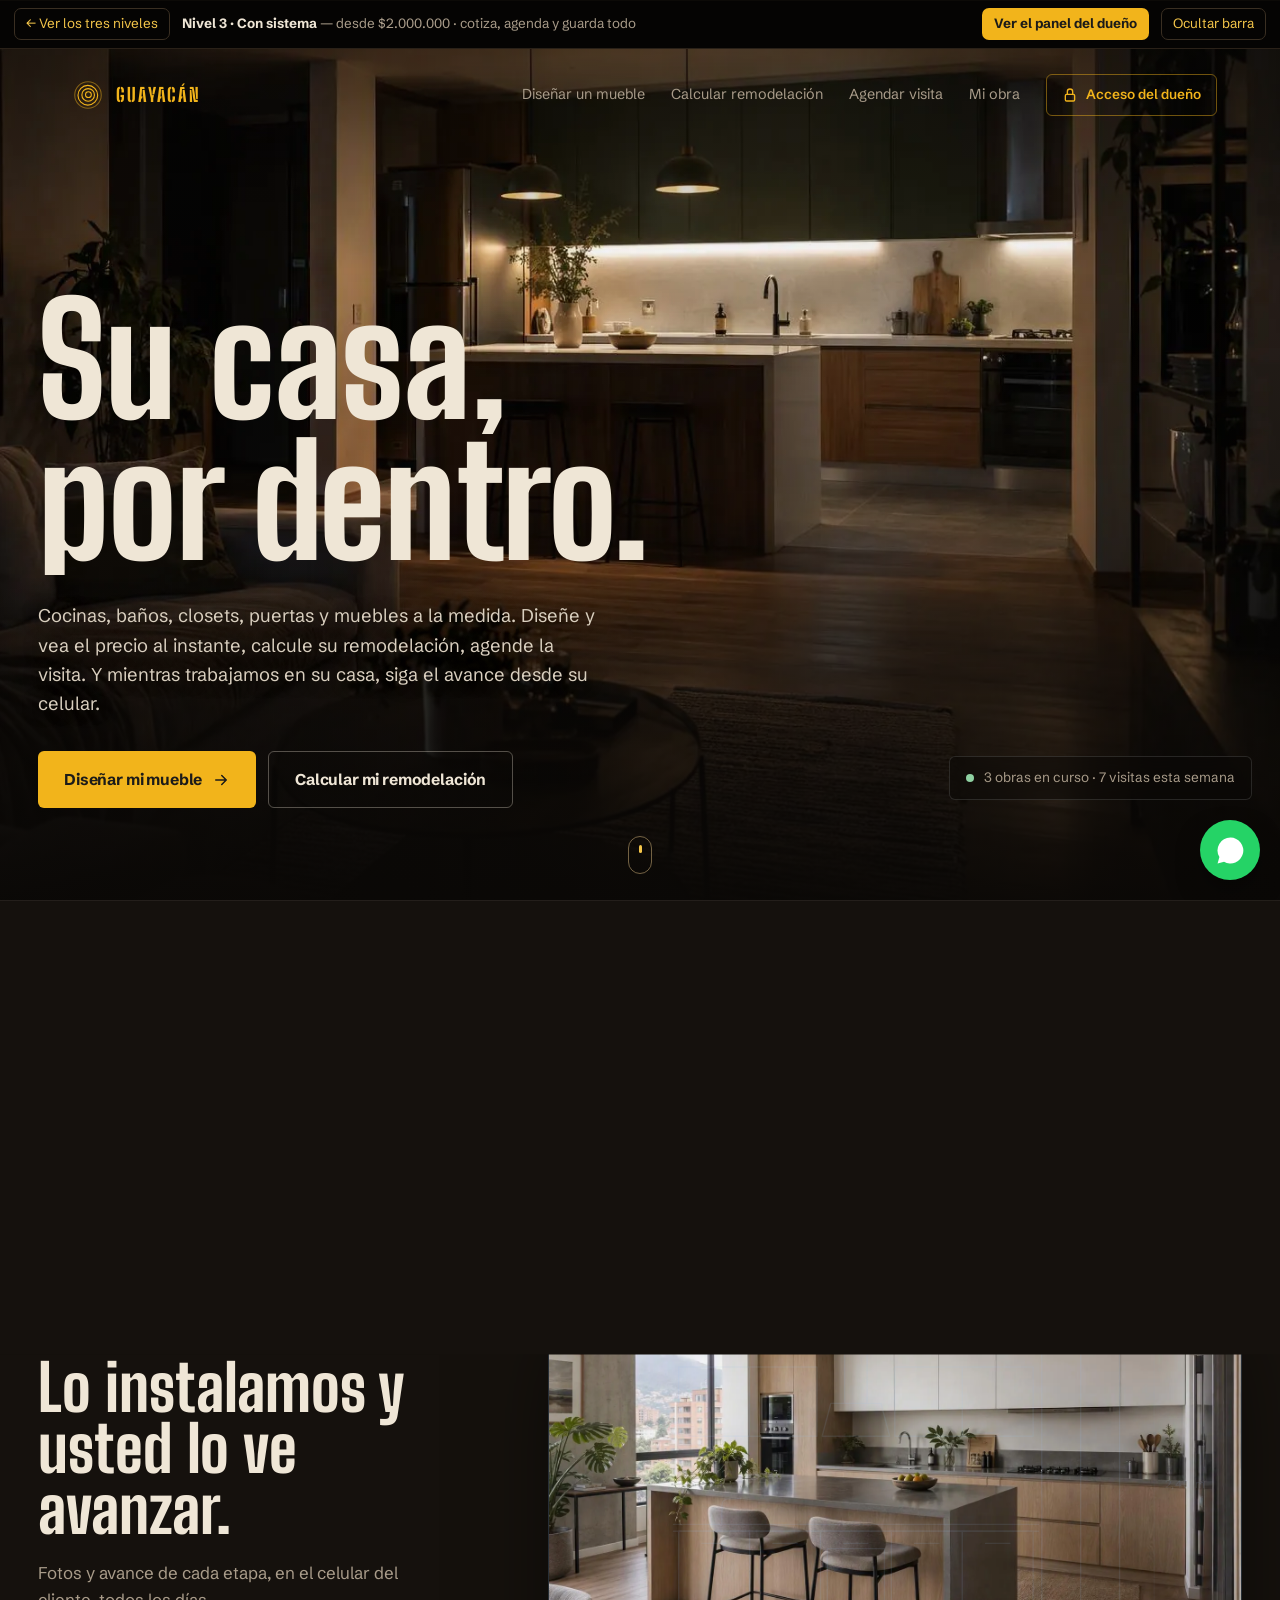
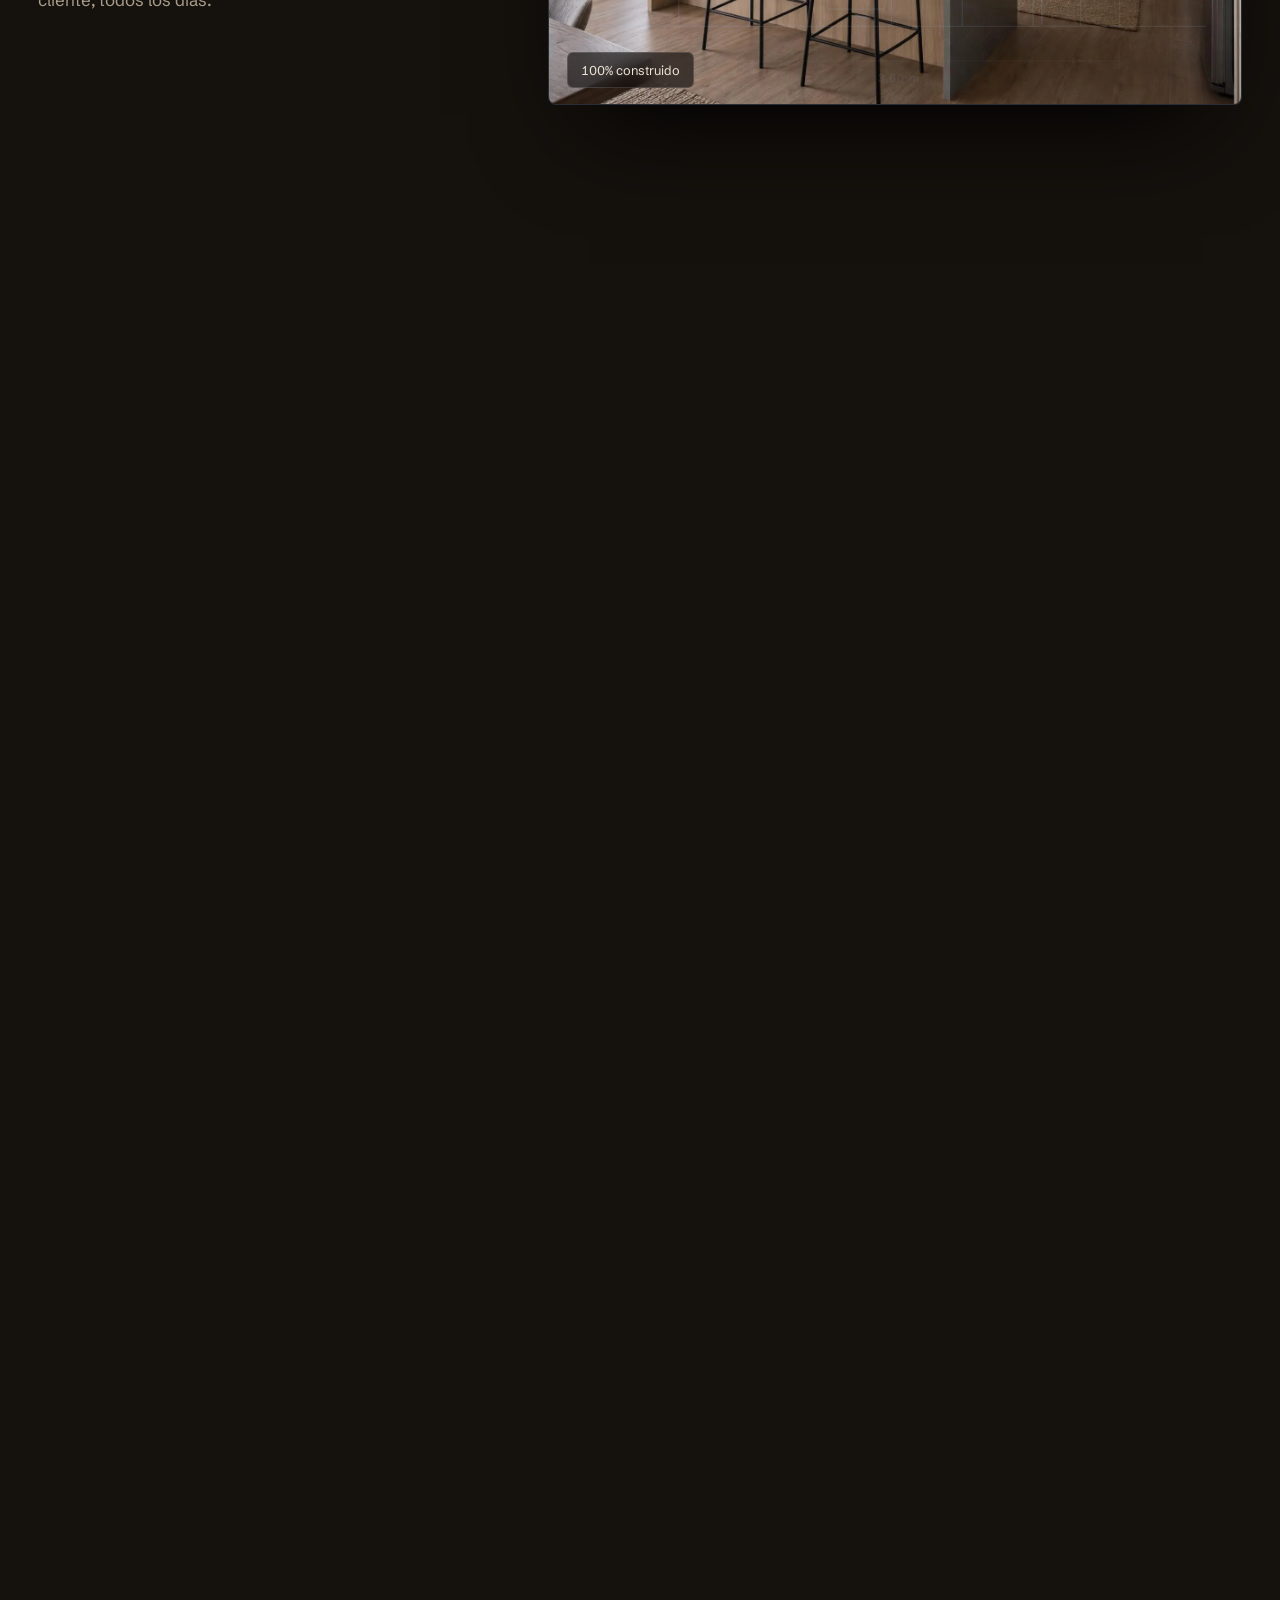
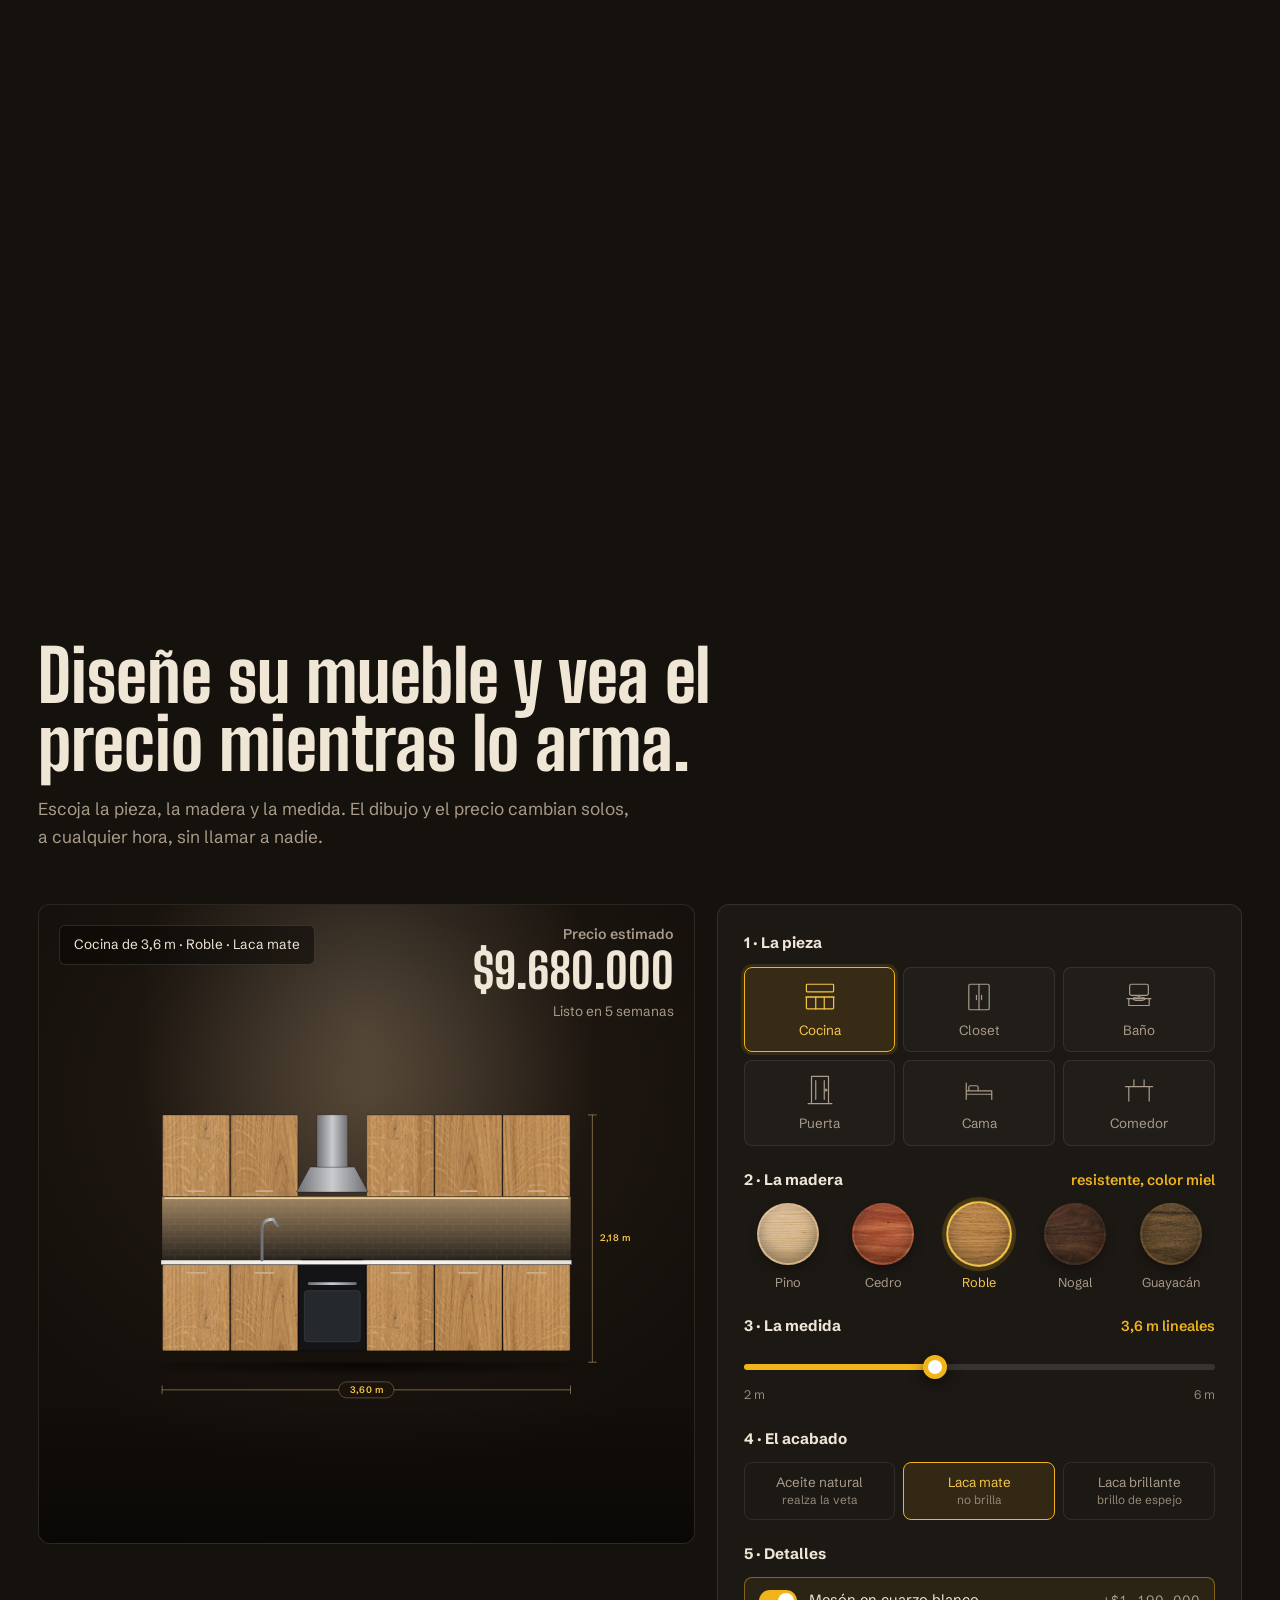
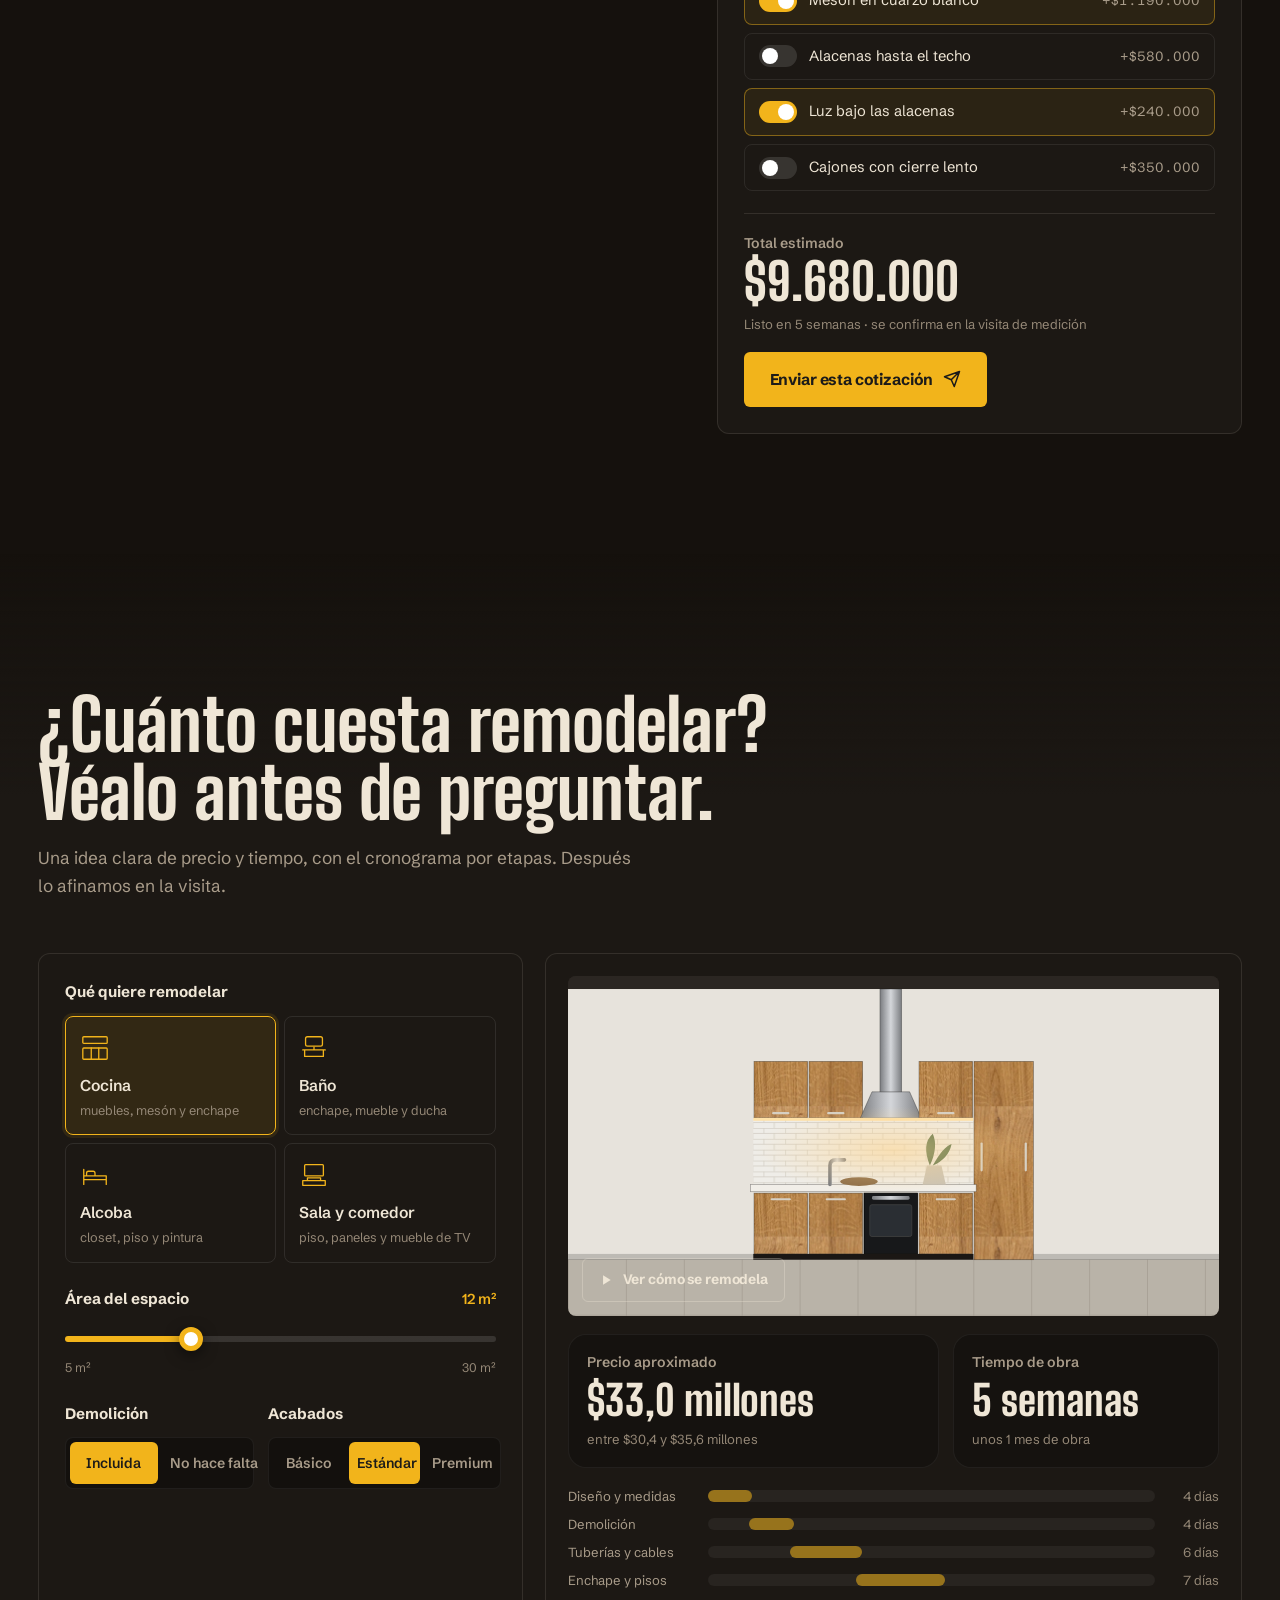
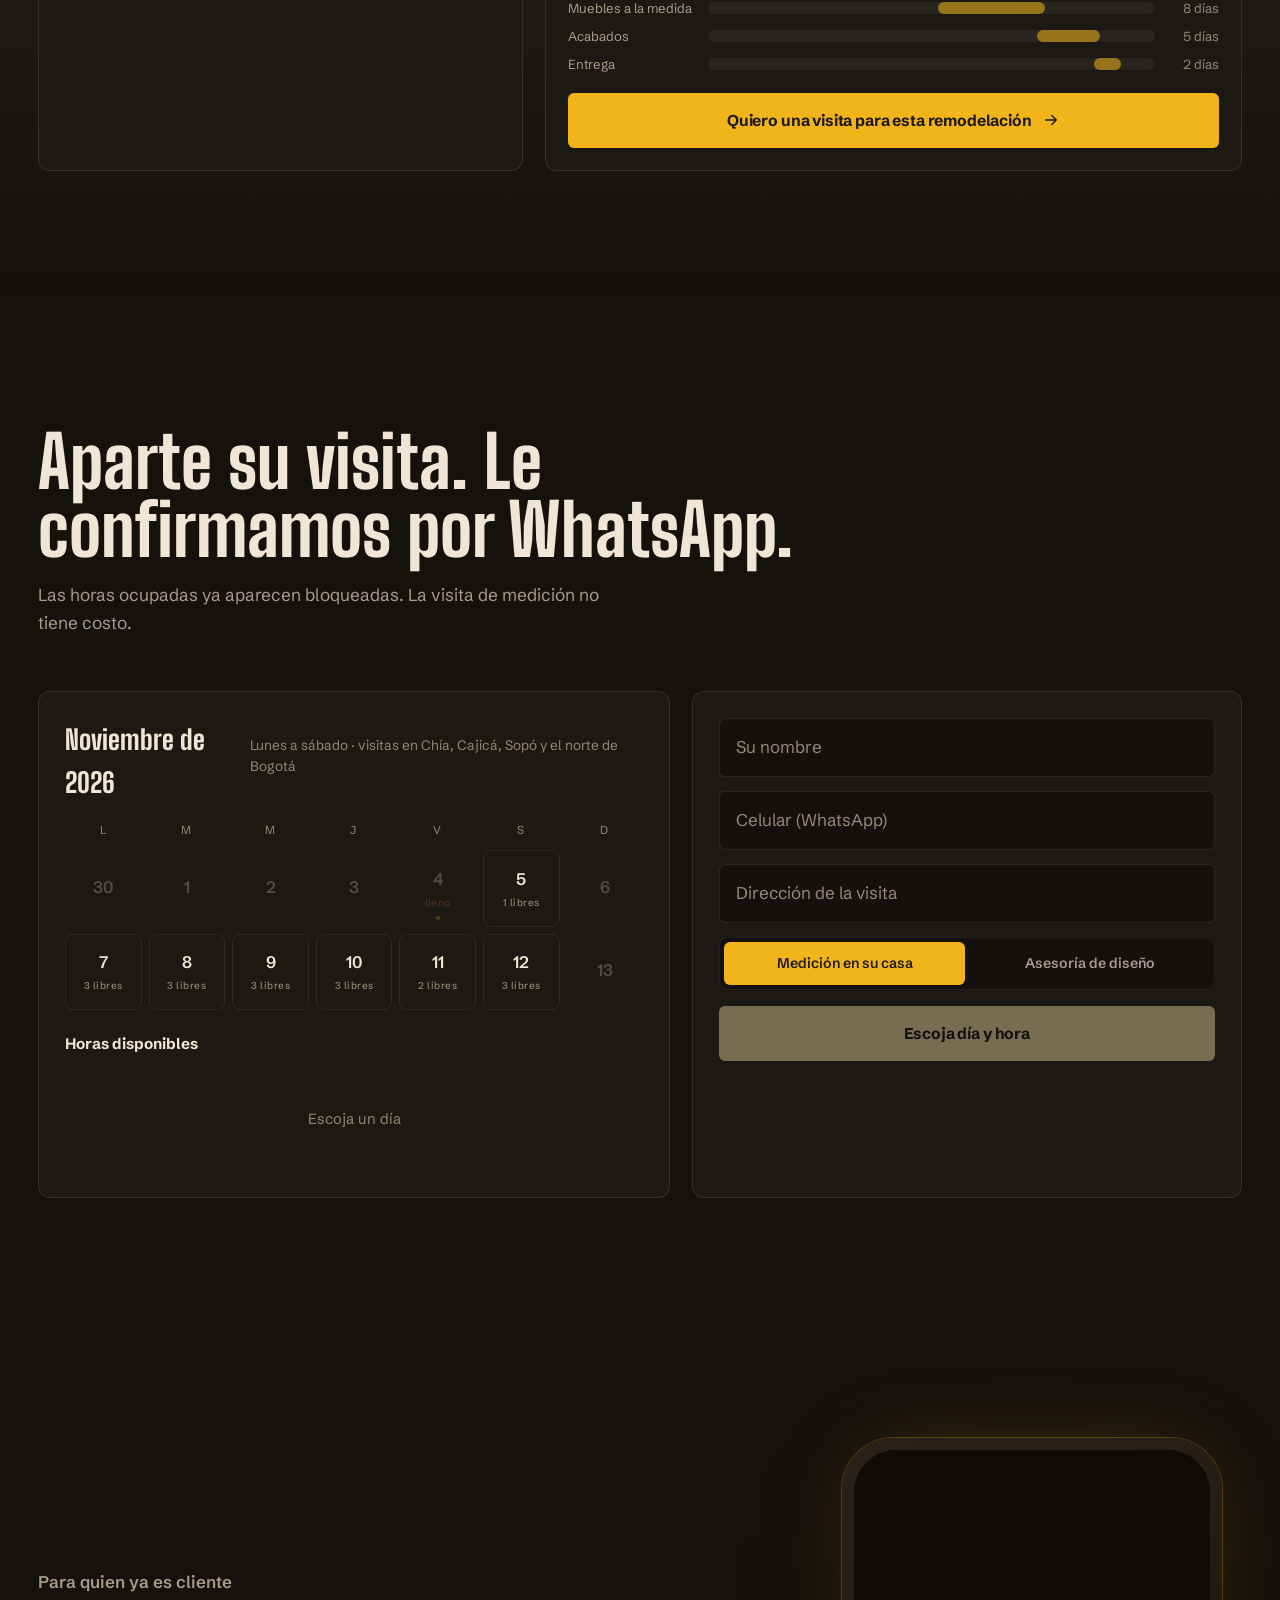
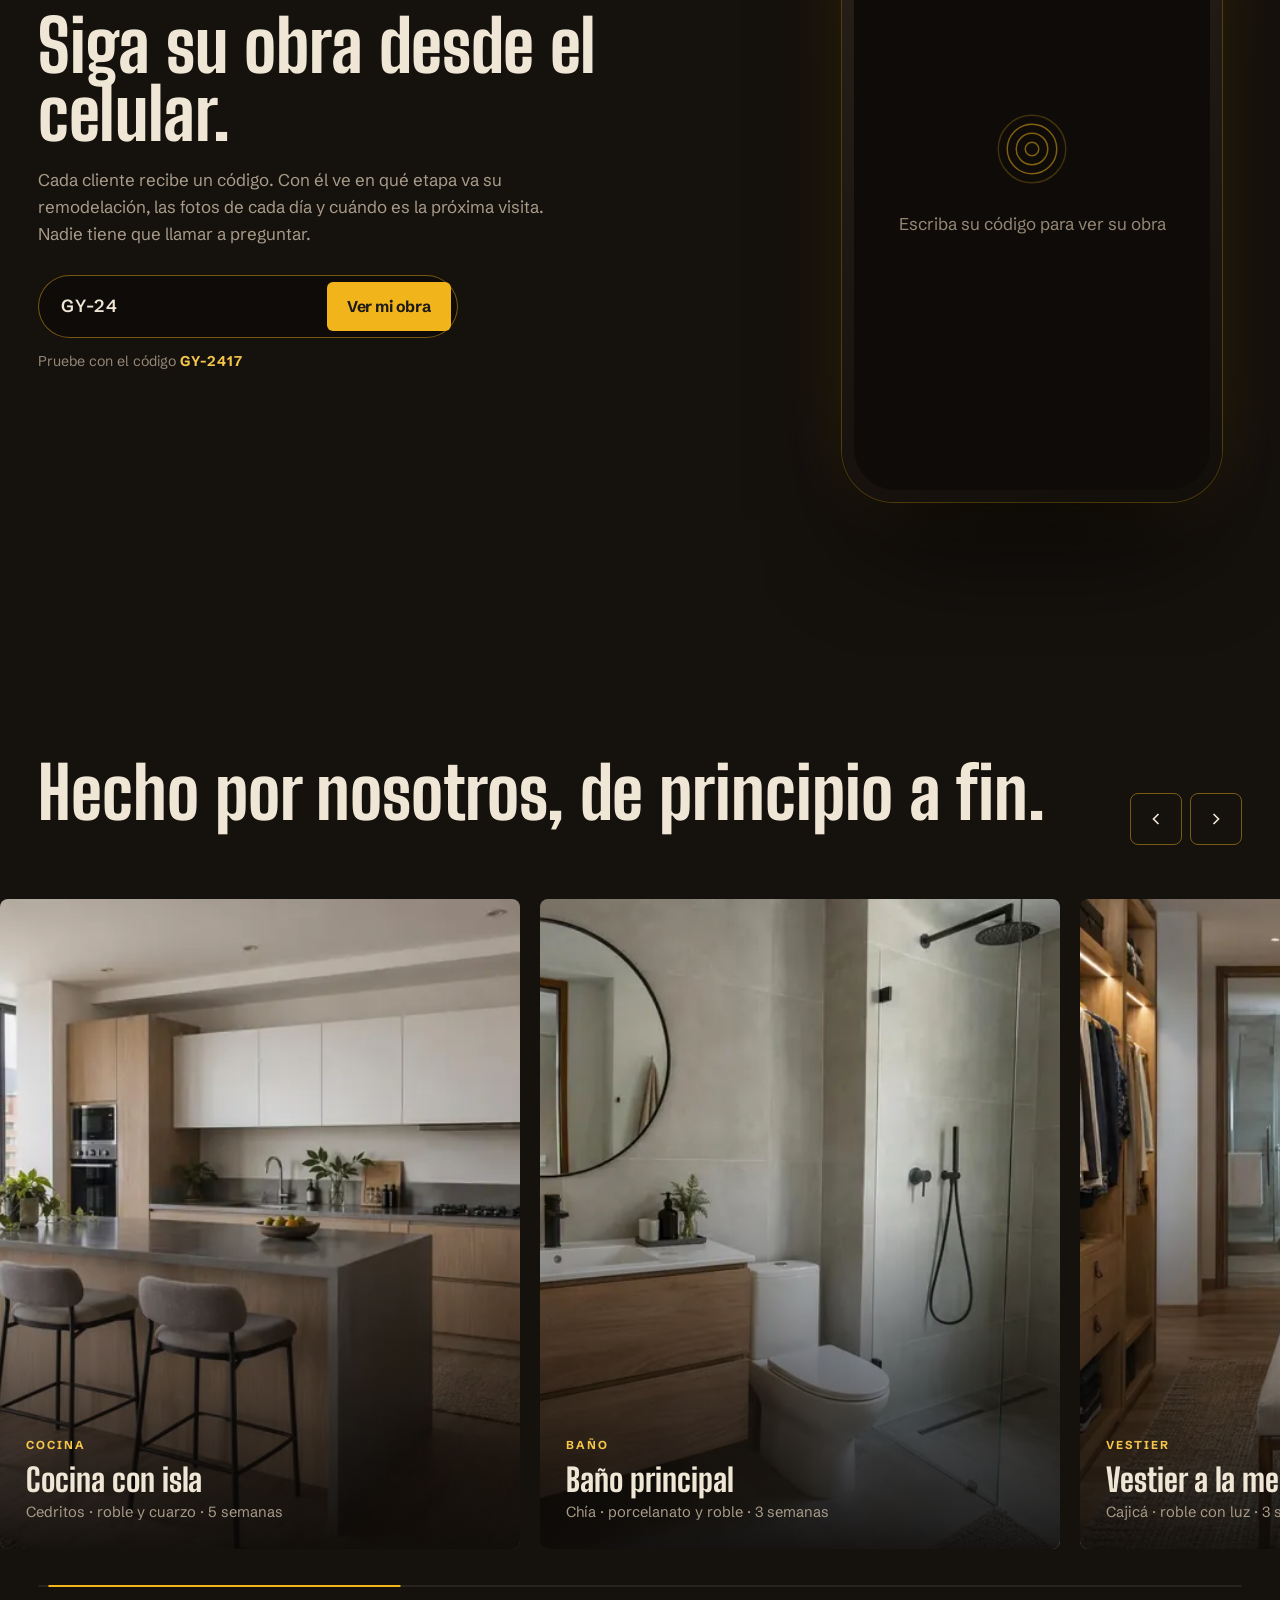
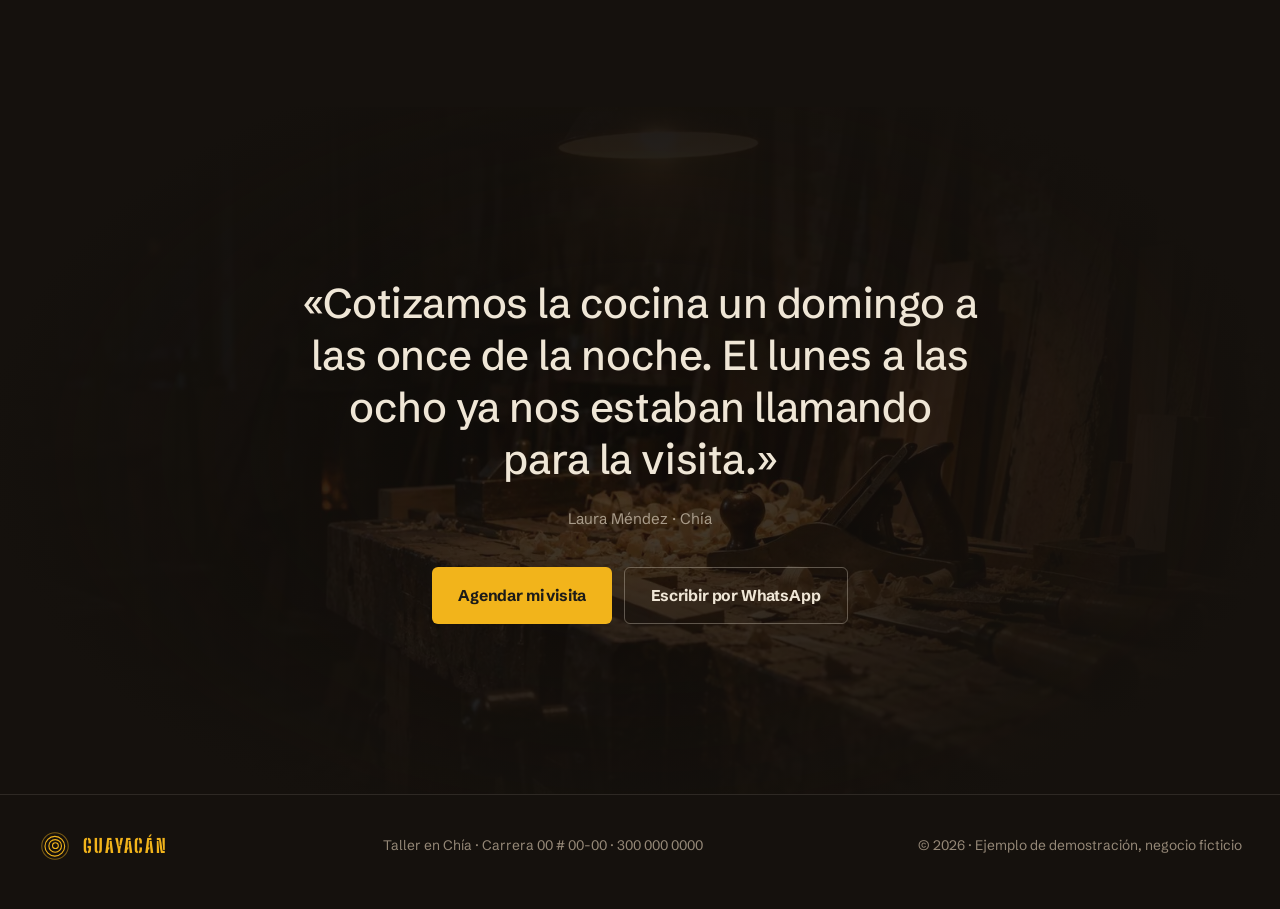
<file: demos/nivel-3-con-sistema.html>
<!DOCTYPE html>
<html lang="es">
<head>
<meta charset="UTF-8">
<meta name="viewport" content="width=device-width, initial-scale=1, viewport-fit=cover">
<title>Guayacán · Interiores a la medida (ejemplo nivel 3)</title>
<link rel="icon" href="data:image/svg+xml,%3Csvg xmlns=%27http://www.w3.org/2000/svg%27 viewBox=%270 0 32 32%27%3E%3Crect width=%2732%27 height=%2732%27 rx=%278%27 fill=%27%235b3a1f%27/%3E%3Cg fill=%27none%27 stroke=%27%23f2d3a8%27 stroke-width=%271.6%27%3E%3Ccircle cx=%2716%27 cy=%2716%27 r=%274%27/%3E%3Ccircle cx=%2716.5%27 cy=%2715.5%27 r=%278%27/%3E%3Ccircle cx=%2716%27 cy=%2716%27 r=%2712%27/%3E%3C/g%3E%3C/svg%3E">
<meta name="description" content="Ejemplo de página con sistema: diseñador de muebles, calculadora de remodelación, agenda de visitas, seguimiento de obra y panel del dueño.">
<meta name="theme-color" content="#0a0806">
<script>(function(){var e;try{e=window.self!==window.top}catch(x){e=true}if(e)document.documentElement.className+=" en-catalogo"})();</script>
<link rel="preconnect" href="https://fonts.googleapis.com">
<link rel="preconnect" href="https://fonts.gstatic.com" crossorigin>
<link href="https://fonts.googleapis.com/css2?family=Big+Shoulders+Display:wght@600;700;800&family=Big+Shoulders+Stencil+Display:wght@800&family=Schibsted+Grotesk:ital,wght@0,400..700;1,400&display=swap" rel="stylesheet">
<link rel="preload" as="image" href="../assets/img/cocina-noche-1600.webp" imagesrcset="../assets/img/cocina-noche-800.webp 800w, ../assets/img/cocina-noche-1600.webp 1600w" imagesizes="100vw">
<link rel="stylesheet" href="nivel-3/estilo.css?v=13">
<link rel="stylesheet" href="nivel-3/panel.css?v=13">
</head>
<body class="intro-activa">

<!-- Entrada: el plano de una casa se dibuja en oro y se abre como un telón -->
<div class="intro" id="intro" aria-hidden="true">
  <div class="intro-mitad arriba"></div><div class="intro-mitad abajo"></div>
  <div class="intro-centro">
    <svg class="intro-plano" viewBox="0 0 320 220">
      <path d="M20 190H300"/>
      <path d="M50 190V132H214V190 M105 132V190 M160 132V190"/>
      <path d="M46 132H218 M46 126H218"/>
      <path d="M50 92V48H100V92Z M164 92V48H214V92Z"/>
      <path d="M112 92L120 70H146L154 92Z M126 70V30H140V70"/>
      <path d="M226 190V48H270V190 M248 48V190"/>
      <path d="M50 205H270 M50 200V210 M270 200V210" class="cota"/>
      <path d="M284 190V48 M279 190H289 M279 48H289" class="cota"/>
      <path d="M70 126V112Q70 106 76 106H84" />
    </svg>
    <div class="intro-marca"><span>G</span><span>U</span><span>A</span><span>Y</span><span>A</span><span>C</span><span>Á</span><span>N</span></div>
    <div class="intro-sub">Interiores a la medida</div>
    <div class="intro-cuenta"><span id="intro-n">0</span>%</div>
  </div>
</div>

<div class="demobar" id="demobar">
  <a href="../index.html#nivel-3">← Ver los tres niveles</a>
  <span><b>Nivel 3 · Con sistema</b> — desde $2.000.000 · cotiza, agenda y guarda todo</span>
  <button class="dorado" data-abrir-panel>Ver el panel del dueño</button>
  <button onclick="document.body.classList.add('sin-barra');window.dispatchEvent(new Event('resize'))">Ocultar barra</button>
</div>

<div class="luz-cursor" id="luz-cursor" aria-hidden="true"></div>
<div class="grano" aria-hidden="true"></div>

<header class="nav" id="nav">
  <a class="logo" href="#inicio" aria-label="Guayacán, inicio">
    <svg viewBox="-20 -20 40 40" class="anillos-logo"><circle r="3.4" cx=".5" cy="-.4"/><circle r="7.4" cx=".2" cy="-.1"/><circle r="11.6" cx="-.2" cy=".3"/><circle r="15.6" cx="0" cy="0" class="tenue"/></svg>
    <span class="marca-plantilla">GUAYACÁN</span>
  </a>
  <nav>
    <a href="#disenar">Diseñar un mueble</a>
    <a href="#obra">Calcular remodelación</a>
    <a href="#agenda">Agendar visita</a>
    <a href="#mi-obra">Mi obra</a>
  </nav>
  <button class="nav-panel" data-abrir-panel><svg viewBox="0 0 24 24"><rect x="5" y="11" width="14" height="10" rx="2"/><path d="M8 11V7a4 4 0 0 1 8 0v4"/></svg><span>Acceso del dueño</span></button>
</header>

<!-- ─────────────── Portada ─────────────── -->
<section class="portada" id="inicio">
  <div class="portada-foto"><img src="../assets/img/cocina-noche-1600.webp" srcset="../assets/img/cocina-noche-800.webp 800w, ../assets/img/cocina-noche-1600.webp 1600w" sizes="100vw" alt="Cocina remodelada en madera, de noche"></div>
  <div class="portada-contenido">
    <h1 class="titular-grande"><span class="ln"><span>Su casa,</span></span><span class="ln"><span>por dentro.</span></span></h1>
    <p class="portada-lema">Cocinas, baños, closets, puertas y muebles a la medida. Diseñe y vea el precio al instante, calcule su remodelación, agende la visita.
       Y mientras trabajamos en su casa, siga el avance desde su celular.</p>
    <div class="portada-botones">
      <a class="boton-oro magnetico" href="#disenar"><span>Diseñar mi mueble</span><svg viewBox="0 0 24 24"><path d="M5 12h14M13 6l6 6-6 6"/></svg></a>
      <a class="boton-vidrio magnetico" href="#obra">Calcular mi remodelación</a>
    </div>
  </div>
  <div class="portada-vivo"><i></i><span id="vivo-texto">3 obras en curso · 7 visitas esta semana</span></div>
  <a class="portada-bajar" href="#plano" aria-label="Bajar"><span></span></a>
</section>

<div class="cinta-servicios" aria-hidden="true"><div class="cinta-pista" id="cinta"></div></div>

<!-- ─────────────── Del plano a la obra (se dibuja al bajar) ─────────────── -->
<section class="plano-obra" id="plano">
  <div class="plano-pegado">
    <div class="plano-textos">
      <div class="plano-paso on" data-paso="0"><span class="num">01</span><h2>Lo dibujamos con usted.</h2><p>Cada proyecto empieza en papel. Usted ve medidas, materiales y precio antes de romper una baldosa o cortar una tabla.</p></div>
      <div class="plano-paso" data-paso="1"><span class="num">02</span><h2>Lo calculamos al centavo.</h2><p>El precio sale de la página misma: el cliente lo arma y lo ve, sin esperar a que alguien conteste.</p></div>
      <div class="plano-paso" data-paso="2"><span class="num">03</span><h2>Lo instalamos y usted lo ve avanzar.</h2><p>Fotos y avance de cada etapa, en el celular del cliente, todos los días.</p></div>
    </div>
    <div class="plano-lienzo">
      <img src="../assets/img/cocina-2-1600.webp" alt="Cocina terminada" class="plano-foto" id="plano-foto" loading="lazy">
      <svg class="plano-svg" id="plano-svg" viewBox="0 0 800 520" preserveAspectRatio="xMidYMid slice"></svg>
      <div class="plano-medidor"><span id="plano-pct">0</span>% construido</div>
    </div>
  </div>
</section>

<!-- ─────────────── Diseñador de muebles ─────────────── -->
<section class="seccion" id="disenar">
  <div class="envoltura">
    <div class="cabeza-seccion rev">
      <h2>Diseñe su mueble y vea el precio mientras lo arma.</h2>
      <p>Escoja la pieza, la madera y la medida. El dibujo y el precio cambian solos, a cualquier hora, sin llamar a nadie.</p>
    </div>
    <div class="disenador rev">
      <div class="escenario" id="escenario">
        <div class="escenario-ficha" id="ficha">Cama doble · Nogal · Aceite natural</div>
        <svg id="mueble-svg" viewBox="0 0 900 560" role="img" aria-label="Dibujo del mueble"></svg>
        <div class="escenario-precio"><span class="rotulo">Precio estimado</span><b id="precio-escenario">$0</b><small id="semanas-escenario">Listo en 3 semanas</small></div>
      </div>
      <div class="controles" id="controles">
        <div class="control">
          <span class="control-titulo">1 · La pieza</span>
          <div class="piezas" id="piezas"></div>
        </div>
        <div class="control">
          <span class="control-titulo">2 · La madera <small id="madera-nota"></small></span>
          <div class="maderas" id="maderas"></div>
        </div>
        <div class="control">
          <span class="control-titulo">3 · La medida <small id="medida-valor"></small></span>
          <div id="medida"></div>
        </div>
        <div class="control">
          <span class="control-titulo">4 · El acabado</span>
          <div class="acabados" id="acabados"></div>
        </div>
        <div class="control">
          <span class="control-titulo">5 · Detalles</span>
          <div class="extras" id="extras"></div>
        </div>
        <div class="resumen">
          <div><span class="rotulo">Total estimado</span><b class="total" id="total">$0</b><small id="total-nota">Se confirma en la visita de medición</small></div>
          <button class="boton-oro" id="enviar-cotizacion"><span>Enviar esta cotización</span><svg viewBox="0 0 24 24"><path d="M22 2 11 13M22 2l-7 20-4-9-9-4z"/></svg></button>
        </div>
      </div>
    </div>
  </div>
</section>

<!-- ─────────────── Calculadora de obra ─────────────── -->
<section class="seccion seccion-obra" id="obra">
  <div class="envoltura">
    <div class="cabeza-seccion rev">
      <h2>¿Cuánto cuesta remodelar? Véalo antes de preguntar.</h2>
      <p>Una idea clara de precio y tiempo, con el cronograma por etapas. Después lo afinamos en la visita.</p>
    </div>
    <div class="calculadora rev">
      <div class="calc-controles">
        <div class="control">
          <span class="control-titulo">Qué quiere remodelar</span>
          <div class="tipos" id="tipos"></div>
        </div>
        <div class="control">
          <span class="control-titulo">Área del espacio <small id="area-valor">12 m²</small></span>
          <input type="range" id="area" min="5" max="30" step="1" value="12" class="deslizador">
          <div class="deslizador-marcas" id="area-marcas"><span>5 m²</span><span>30 m²</span></div>
        </div>
        <div class="control dos-col">
          <div>
            <span class="control-titulo">Demolición</span>
            <div class="segmentos" id="demolicion"><button data-v="si" class="on">Incluida</button><button data-v="no">No hace falta</button></div>
          </div>
          <div>
            <span class="control-titulo">Acabados</span>
            <div class="segmentos" id="nivel-acabado"><button data-v="basico">Básico</button><button data-v="estandar" class="on">Estándar</button><button data-v="premium">Premium</button></div>
          </div>
        </div>
      </div>
      <div class="calc-resultado">
        <div class="casa-escena">
          <svg id="casa-svg" viewBox="0 0 900 470" role="img" aria-label="Dibujo del espacio remodelado"></svg>
          <button class="boton-vidrio ver-construir" id="ver-construir"><svg viewBox="0 0 24 24"><path d="M7 4v16l13-8z"/></svg> Ver cómo se remodela</button>
          <div class="casa-etapa" id="casa-etapa"></div>
        </div>
        <div class="calc-cifras">
          <div><span class="rotulo">Precio aproximado</span><b id="obra-precio">$0</b><small id="obra-rango"></small></div>
          <div><span class="rotulo">Tiempo de obra</span><b id="obra-semanas">0</b><small id="obra-meses"></small></div>
        </div>
        <div class="cronograma" id="cronograma"></div>
        <a class="boton-oro" href="#agenda" id="quiero-obra"><span>Quiero una visita para esta remodelación</span><svg viewBox="0 0 24 24"><path d="M5 12h14M13 6l6 6-6 6"/></svg></a>
      </div>
    </div>
  </div>
</section>

<!-- ─────────────── Agenda ─────────────── -->
<section class="seccion" id="agenda">
  <div class="envoltura">
    <div class="cabeza-seccion rev">
      <h2>Aparte su visita. Le confirmamos por WhatsApp.</h2>
      <p>Las horas ocupadas ya aparecen bloqueadas. La visita de medición no tiene costo.</p>
    </div>
    <div class="agenda rev" id="agenda-caja">
      <div class="agenda-cal">
        <div class="agenda-mes" id="agenda-mes"></div>
        <div class="agenda-dias" id="agenda-dias"></div>
        <span class="control-titulo" style="margin-top:22px">Horas disponibles</span>
        <div class="agenda-horas" id="agenda-horas"><p class="vacio">Escoja un día</p></div>
      </div>
      <form class="agenda-form" id="agenda-form" novalidate>
        <div class="campo"><input id="a-nombre" placeholder=" " autocomplete="off"><label for="a-nombre">Su nombre</label></div>
        <div class="campo"><input id="a-cel" placeholder=" " inputmode="tel" autocomplete="off"><label for="a-cel">Celular (WhatsApp)</label></div>
        <div class="campo"><input id="a-dir" placeholder=" " autocomplete="off"><label for="a-dir">Dirección de la visita</label></div>
        <div class="segmentos tipo-visita" id="tipo-visita"><button type="button" data-v="Medición en su casa" class="on">Medición en su casa</button><button type="button" data-v="Asesoría de diseño">Asesoría de diseño</button></div>
        <button class="boton-oro" id="agendar" type="submit" disabled><span id="agendar-texto">Escoja día y hora</span></button>
        <div class="agenda-listo" id="agenda-listo">
          <div class="cal-hoja"><span id="al-mes">OCT</span><b id="al-dia">9</b><small id="al-hora">10:00 a. m.</small></div>
          <h3>¡Visita agendada!</h3>
          <p>Esto le llegó a su WhatsApp, sin que nadie tuviera que escribirlo:</p>
          <div class="burbuja" id="al-burbuja"></div>
          <button type="button" class="boton-vidrio" id="al-ver-panel" data-abrir-panel>Ver cómo le llegó al dueño</button>
        </div>
      </form>
    </div>
  </div>
</section>

<!-- ─────────────── Siga su obra ─────────────── -->
<section class="seccion seccion-mi-obra" id="mi-obra">
  <div class="envoltura mi-obra">
    <div class="mi-obra-texto rev">
      <p class="para-quien">Para quien ya es cliente</p>
      <h2>Siga su obra desde el celular.</h2>
      <p>Cada cliente recibe un código. Con él ve en qué etapa va su remodelación, las fotos de cada día y cuándo es la próxima visita.
         Nadie tiene que llamar a preguntar.</p>
      <form class="codigo" id="codigo-form">
        <input id="codigo" value="" placeholder="Código de obra" aria-label="Código de obra" autocomplete="off">
        <button class="boton-oro" type="submit"><span>Ver mi obra</span></button>
      </form>
      <small class="pista">Pruebe con el código <b>GY-2417</b></small>
    </div>
    <div class="telefono rev">
      <div class="telefono-pantalla" id="seguimiento">
        <div class="seg-vacio" id="seg-vacio"><svg viewBox="-40 -40 80 80" class="anillos-logo"><circle r="6"/><circle r="14"/><circle r="22"/><circle r="30" class="tenue"/></svg><p>Escriba su código para ver su obra</p></div>
      </div>
    </div>
  </div>
</section>

<!-- ─────────────── Proyectos ─────────────── -->
<section class="seccion" id="proyectos">
  <div class="envoltura">
    <div class="cabeza-seccion fila rev">
      <div><h2>Hecho por nosotros, de principio a fin.</h2></div>
      <div class="flechas"><button id="pf-izq" aria-label="Anterior"><svg viewBox="0 0 24 24"><path d="M15 18l-6-6 6-6"/></svg></button><button id="pf-der" aria-label="Siguiente"><svg viewBox="0 0 24 24"><path d="M9 18l6-6-6-6"/></svg></button></div>
    </div>
  </div>
  <div class="portafolio" id="portafolio"></div>
  <div class="envoltura"><div class="portafolio-barra"><i id="pf-avance"></i></div></div>
</section>

<!-- ─────────────── Cierre ─────────────── -->
<section class="cierre" id="cierre">
  <div class="cierre-foto"><img src="../assets/img/taller-noche-1600.webp" alt="" loading="lazy"></div>
  <div class="envoltura cierre-contenido rev">
    <blockquote>«Cotizamos la cocina un domingo a las once de la noche. El lunes a las ocho ya nos estaban llamando para la visita.»</blockquote>
    <cite>Laura Méndez · Chía</cite>
    <div class="portada-botones" style="justify-content:center">
      <a class="boton-oro magnetico" href="#agenda"><span>Agendar mi visita</span></a>
      <button class="boton-vidrio magnetico" data-wa>Escribir por WhatsApp</button>
    </div>
  </div>
</section>

<footer class="pie">
  <div class="envoltura pie-fila">
    <a class="logo" href="#inicio"><svg viewBox="-20 -20 40 40" class="anillos-logo"><circle r="3.4" cx=".5" cy="-.4"/><circle r="7.4" cx=".2" cy="-.1"/><circle r="11.6" cx="-.2" cy=".3"/><circle r="15.6" class="tenue"/></svg><span class="marca-plantilla">GUAYACÁN</span></a>
    <span>Taller en Chía · Carrera 00 # 00-00 · 300 000 0000</span>
    <span>© 2026 · Ejemplo de demostración, negocio ficticio</span>
  </div>
</footer>

<button class="wa-flotante" data-wa aria-label="Escribir por WhatsApp"><svg viewBox="0 0 24 24"><path d="M17.5 14.4c-.3-.2-1.7-.9-2-1-.3-.1-.5-.2-.7.1s-.7 1-.9 1.2c-.2.2-.3.2-.6.1-.3-.2-1.3-.5-2.4-1.5-.9-.8-1.5-1.8-1.7-2.1-.2-.3 0-.5.1-.6l.5-.6.3-.5v-.5c0-.2-.7-1.6-.9-2.2-.2-.6-.5-.5-.7-.5h-.6c-.2 0-.5.1-.8.4-.3.3-1 1-1 2.5s1.1 2.9 1.2 3.1c.2.2 2.1 3.2 5.1 4.5.7.3 1.3.5 1.7.6.7.2 1.4.2 1.9.1.6-.1 1.7-.7 2-1.4.2-.7.2-1.2.2-1.4-.1-.1-.3-.2-.6-.3M12 2a10 10 0 0 0-8.6 15.1L2 22l5-1.3A10 10 0 1 0 12 2"/></svg></button>

<!-- Ventanitas -->
<div class="velo" id="velo-cotizar">
  <form class="ventana" id="form-cotizar" novalidate>
    <button type="button" class="ventana-cerrar" data-cerrar aria-label="Cerrar">×</button>
    <h3 id="vc-titulo">Cama doble en nogal</h3>
    <p class="vc-precio" id="vc-precio">$0</p>
    <div class="campo"><input id="c-nombre" placeholder=" " autocomplete="off"><label for="c-nombre">Su nombre</label></div>
    <div class="campo"><input id="c-cel" placeholder=" " inputmode="tel" autocomplete="off"><label for="c-cel">Celular (WhatsApp)</label></div>
    <button class="boton-oro" type="submit" style="width:100%"><span>Enviar al taller</span></button>
    <small class="nota-suave">Si lo deja en blanco, la demostración usa un nombre de ejemplo.</small>
  </form>
</div>

<div class="velo" id="wa">
  <div class="wa-hoja">
    <div class="wa-cab"><i>G</i><div><b>Guayacán · Madera y obra</b><small>en línea</small></div></div>
    <div class="wa-cuerpo"><div class="wa-nota">En la página real, este botón abre WhatsApp en el celular con este mensaje ya escrito.</div></div>
    <div class="wa-pie"><div>Hola, vi su página y quiero cotizar un trabajo en madera.</div><button aria-label="Enviar">➤</button></div>
    <button class="wa-cerrar" data-cerrar>Volver a la página</button>
  </div>
</div>

<div class="avisos" id="avisos" aria-live="polite"></div>

<!-- ═══════════════ Panel del dueño ═══════════════ -->
<div class="panel" id="panel" aria-hidden="true">
  <div class="candado" id="candado">
    <div class="candado-caja">
      <div class="candado-icono"><svg viewBox="0 0 24 24"><rect x="5" y="11" width="14" height="10" rx="2"/><path class="arco" d="M8 11V7a4 4 0 0 1 8 0v4"/></svg></div>
      <b>Panel privado de Guayacán</b>
      <span class="candado-quien">Don Jairo · dueño</span>
      <div class="candado-clave" id="candado-clave"><i></i><i></i><i></i><i></i><i></i><i></i></div>
      <small id="candado-estado">Verificando…</small>
    </div>
  </div>
  <div class="app">
    <aside class="lado">
      <div class="lado-logo"><svg viewBox="-20 -20 40 40" class="anillos-logo"><circle r="3.4" cx=".5" cy="-.4"/><circle r="7.4" cx=".2" cy="-.1"/><circle r="11.6" cx="-.2" cy=".3"/><circle r="15.6" class="tenue"/></svg><span>Guayacán<small>Panel del dueño</small></span></div>
      <nav class="lado-nav" id="lado-nav">
        <button data-vista="resumen" class="on"><svg viewBox="0 0 24 24"><rect x="3" y="3" width="7" height="9" rx="1.5"/><rect x="14" y="3" width="7" height="5" rx="1.5"/><rect x="14" y="12" width="7" height="9" rx="1.5"/><rect x="3" y="16" width="7" height="5" rx="1.5"/></svg><span>Resumen</span></button>
        <button data-vista="cotizaciones"><svg viewBox="0 0 24 24"><path d="M14 3H6a2 2 0 0 0-2 2v14a2 2 0 0 0 2 2h12a2 2 0 0 0 2-2V9z"/><path d="M14 3v6h6M8 13h8M8 17h5"/></svg><span>Cotizaciones</span><i class="cuenta" id="cuenta-cot"></i></button>
        <button data-vista="agenda"><svg viewBox="0 0 24 24"><rect x="3" y="4" width="18" height="17" rx="2"/><path d="M16 2v4M8 2v4M3 10h18"/></svg><span>Agenda</span><i class="cuenta" id="cuenta-age"></i></button>
        <button data-vista="obras"><svg viewBox="0 0 24 24"><path d="M3 21h18M5 21V10l7-5 7 5v11M9 21v-6h6v6"/></svg><span>Obras</span></button>
        <button data-vista="clientes"><svg viewBox="0 0 24 24"><circle cx="9" cy="8" r="4"/><path d="M2 21a7 7 0 0 1 14 0M16 4a4 4 0 0 1 0 8M22 21a7 7 0 0 0-5-6.7"/></svg><span>Clientes</span></button>
      </nav>
      <div class="lado-usuario"><i>J</i><span>Don Jairo<small>Dueño</small></span></div>
    </aside>
    <main class="principal">
      <header class="p-cab">
        <div><h2 id="p-saludo">Buenos días, Don Jairo</h2><p id="p-fecha"></p></div>
        <div class="p-acciones">
          <label class="p-buscar"><svg viewBox="0 0 24 24"><circle cx="11" cy="11" r="7"/><path d="m20 20-3.5-3.5"/></svg><input id="p-buscar" placeholder="Buscar cliente…" autocomplete="off"></label>
          <button class="p-campana" id="p-campana" aria-label="Novedades"><svg viewBox="0 0 24 24"><path d="M6 8a6 6 0 0 1 12 0c0 7 3 9 3 9H3s3-2 3-9M10.3 21a1.9 1.9 0 0 0 3.4 0"/></svg><i id="p-campana-n"></i></button>
          <button class="p-salir" id="p-cerrar"><svg viewBox="0 0 24 24"><path d="M15 18l-6-6 6-6"/></svg><span>Volver a la página</span></button>
        </div>
      </header>
      <div class="p-aviso">Esto lo ve solo el dueño, con su usuario y contraseña. Lo que está resaltado en oro es lo que usted acaba de hacer en la página.</div>
      <div class="vista on" data-vista="resumen" id="v-resumen"></div>
      <div class="vista" data-vista="cotizaciones" id="v-cotizaciones"></div>
      <div class="vista" data-vista="agenda" id="v-agenda"></div>
      <div class="vista" data-vista="obras" id="v-obras"></div>
      <div class="vista" data-vista="clientes" id="v-clientes"></div>
    </main>
  </div>
</div>

<script src="nivel-3/dibujos.js?v=13"></script>
<script src="nivel-3/panel.js?v=13"></script>
<script src="nivel-3/app.js?v=13"></script>
</body>
</html>
</file>
<file: demos/nivel-3/estilo.css>
/* Guayacán · nivel 3 «con sistema».
   Negro cálido con una sola luz de ámbar (luz de cine, como las apps de GEMB), Manrope
   delgada para los títulos y Newsreader en cursiva para la palabra que importa. */
:root {
  /* Guayacán: nogal oscuro, hueso y el amarillo de la cinta métrica (lo único que acentúa). */
  --negro: #15110d; --carbon: #1c1814; --carbon-2: #241e18;
  --vidrio: rgb(255 255 255 / .04); --vidrio-2: rgb(255 255 255 / .07);
  --oro: #f2b41b; --oro-claro: #f5c64a; --oro-hondo: #c99412; --ambar: #d6452f;
  --crema: #efe6d6; --piedra: #a99c8a; --niebla: #958877; --linea: rgb(239 230 214 / .11); --linea-2: rgb(242 180 27 / .45);
  --verde: #8fd1a2; --rojo: #e5735f;
  --sans: "Schibsted Grotesk", system-ui, -apple-system, "Segoe UI", sans-serif;
  --serif: "Big Shoulders Display", "Arial Narrow", system-ui, sans-serif;
  --titulo: "Big Shoulders Display", "Arial Narrow", system-ui, sans-serif;
  --plantilla: "Big Shoulders Stencil Display", "Big Shoulders Display", "Arial Narrow", sans-serif;
  --suave: cubic-bezier(.22, 1, .36, 1); --rebote: cubic-bezier(.22, 1, .36, 1);
  --alto-barra: 0px;
}
* { box-sizing: border-box; margin: 0; padding: 0; }
html { scroll-behavior: smooth; background: var(--negro); color-scheme: dark; overflow-x: clip; }
body { font-family: var(--sans); color: var(--crema); background: var(--negro); line-height: 1.6; font-size: 17px; -webkit-font-smoothing: antialiased; overflow-x: clip; }
body.intro-activa, body.panel-abierto, body.velo-abierto { overflow: hidden; }
img { display: block; max-width: 100%; }
a { color: inherit; text-decoration: none; }
button { font: inherit; color: inherit; background: none; border: 0; cursor: pointer; }
input, select, textarea { font: inherit; color: inherit; }
::selection { background: rgb(242 180 27 / .4); color: #fff; }
:focus-visible { outline: 2px solid var(--oro); outline-offset: 3px; border-radius: 8px; }
.envoltura { max-width: 1260px; margin: 0 auto; padding: 0 28px; }
em { font-family: var(--serif); font-style: italic; font-weight: 300; color: var(--oro-claro); letter-spacing: -.01em; }
h1, h2, h3 { font-weight: 300; letter-spacing: -.045em; line-height: 1.02; }
.etiqueta { font-size: .72rem; font-weight: 700; letter-spacing: .2em; text-transform: uppercase; color: var(--oro); }

.grano { position: fixed; inset: -50%; z-index: 60; pointer-events: none; opacity: .06; mix-blend-mode: overlay;
  background-image: url("data:image/svg+xml,%3Csvg xmlns='http://www.w3.org/2000/svg' width='180' height='180'%3E%3Cfilter id='n'%3E%3CfeTurbulence type='fractalNoise' baseFrequency='.85' numOctaves='2' stitchTiles='stitch'/%3E%3C/filter%3E%3Crect width='100%25' height='100%25' filter='url(%23n)'/%3E%3C/svg%3E");
  animation: grano 1.2s steps(6) infinite; }
@keyframes grano { 0%,100% { transform: translate(0,0); } 25% { transform: translate(-3%,2%); } 50% { transform: translate(2%,-3%); } 75% { transform: translate(3%,3%); } }
.luz-cursor { position: fixed; left: 0; top: 0; width: 520px; height: 520px; margin: -260px 0 0 -260px; border-radius: 50%; pointer-events: none; z-index: 2;
  background: radial-gradient(circle, rgb(242 207 143 / .09), rgb(214 69 47 / .035) 42%, transparent 68%); transform: translate3d(var(--x, -999px), var(--y, -999px), 0); }

/* ─── Barra de demostración ─── */
.demobar { position: fixed; left: 0; right: 0; top: 0; z-index: 120; background: #050403; border-bottom: 1px solid #2a2118; color: var(--crema); display: flex; align-items: center; gap: 12px; padding: 8px 14px; font-size: .84rem; flex-wrap: wrap; }
.demobar a, .demobar button { color: var(--oro-claro); border: 1px solid #3a2f22; padding: 4px 11px; border-radius: 7px; }
.demobar span { margin-right: auto; color: var(--piedra); } .demobar b { color: var(--crema); }
.demobar .dorado { background: linear-gradient(135deg, #f2cf8f, #c99645); color: #20160a; border-color: transparent; font-weight: 700; }
.en-catalogo .demobar, body.sin-barra .demobar { display: none; }

/* ─── Entrada ─── */
.intro { position: fixed; inset: 0; z-index: 200; display: grid; place-items: center; pointer-events: none; }
.intro-mitad { position: absolute; left: 0; right: 0; height: 50.5%; background: var(--negro); transition: transform 1.1s var(--suave); }
.intro-mitad.arriba { top: 0; } .intro-mitad.abajo { bottom: 0; }
.intro.abre .intro-mitad.arriba { transform: translateY(-100%); }
.intro.abre .intro-mitad.abajo { transform: translateY(100%); }
.intro-centro { position: relative; display: grid; justify-items: center; gap: 14px; transition: opacity .5s, transform 1s var(--suave); }
.intro.abre .intro-centro { opacity: 0; transform: scale(1.12); }
.intro-plano { width: min(62vw, 300px); overflow: visible; }
.intro-plano path { fill: none; stroke: var(--oro); stroke-width: 1.4; stroke-linecap: round; stroke-linejoin: round; stroke-dasharray: 700; stroke-dashoffset: 700; animation: trazo 1.5s var(--suave) forwards; }
.intro-plano path:nth-child(2) { animation-delay: .1s; } .intro-plano path:nth-child(3) { animation-delay: .25s; } .intro-plano path:nth-child(4) { animation-delay: .35s; }
.intro-plano path:nth-child(5) { animation-delay: .45s; } .intro-plano path:nth-child(6) { animation-delay: .52s; } .intro-plano path:nth-child(9) { animation-delay: .6s; }
.intro-plano .cota { stroke: rgb(242 180 27 / .45); stroke-width: 1; animation-delay: .7s; }
@keyframes trazo { to { stroke-dashoffset: 0; } }
.intro-marca { display: flex; gap: .38em; font-weight: 600; font-size: clamp(1.1rem, 3vw, 1.5rem); letter-spacing: .02em; }
.intro-marca span { opacity: 0; transform: translateY(12px); animation: letra .7s var(--suave) forwards; }
.intro-marca span:nth-child(1) { animation-delay: .6s; } .intro-marca span:nth-child(2) { animation-delay: .65s; } .intro-marca span:nth-child(3) { animation-delay: .7s; } .intro-marca span:nth-child(4) { animation-delay: .75s; }
.intro-marca span:nth-child(5) { animation-delay: .8s; } .intro-marca span:nth-child(6) { animation-delay: .85s; } .intro-marca span:nth-child(7) { animation-delay: .9s; } .intro-marca span:nth-child(8) { animation-delay: .95s; }
@keyframes letra { to { opacity: 1; transform: none; } }
.intro-sub { font-family: var(--serif); font-style: italic; color: var(--piedra); opacity: 0; animation: letra .8s 1.05s var(--suave) forwards; }
.intro-cuenta { font-size: .7rem; letter-spacing: .3em; color: var(--niebla); font-variant-numeric: tabular-nums; }

/* ─── Navegación ─── */
.nav { position: fixed; z-index: 100; left: 0; right: 0; top: calc(var(--alto-barra) + 14px); margin: 0 auto; width: min(1180px, calc(100% - 28px));
  display: flex; align-items: center; gap: 26px; padding: 10px 12px 10px 20px; border-radius: 999px; transition: background .5s, border-color .5s, box-shadow .5s, transform .6s var(--suave);
  border: 1px solid transparent; }
.nav.solida { background: rgb(14 11 8 / .72); border-color: var(--linea); backdrop-filter: blur(18px) saturate(1.3); box-shadow: 0 20px 50px -24px #000; }
.nav.oculta { transform: translateY(calc(-100% - 30px)); }
.logo { display: flex; align-items: center; gap: 11px; font-weight: 700; letter-spacing: .24em; font-size: .9rem; margin-right: auto; }
.anillos-logo { width: 34px; height: 34px; }
.anillos-logo circle { fill: none; stroke: var(--oro); stroke-width: 1.3; }
.anillos-logo .tenue { opacity: .45; }
.logo:hover .anillos-logo { animation: girar 4s linear infinite; }
@keyframes girar { to { transform: rotate(360deg); } }
.nav nav { display: flex; gap: 26px; }
.nav nav a { font-size: .9rem; color: var(--piedra); transition: color .3s; position: relative; }
.nav nav a:hover { color: var(--crema); }
.nav nav a::after { content: ""; position: absolute; left: 0; right: 0; bottom: -5px; height: 1px; background: var(--oro); transform: scaleX(0); transition: transform .4s var(--suave); }
.nav nav a:hover::after { transform: scaleX(1); }
.nav-panel { display: inline-flex; align-items: center; gap: 8px; padding: 9px 15px; border-radius: 999px; border: 1px solid var(--linea-2); font-size: .85rem; font-weight: 600; color: var(--oro-claro); transition: background .3s; }
.nav-panel:hover { background: rgb(242 180 27 / .12); }
.nav-panel svg { width: 16px; height: 16px; stroke: currentColor; fill: none; stroke-width: 2; }
@media (max-width: 980px) { .nav nav { display: none; } }
@media (max-width: 560px) { .nav-panel span { display: none; } .nav { gap: 10px; } }

/* ─── Botones ─── */
.boton-oro, .boton-vidrio { position: relative; display: inline-flex; align-items: center; justify-content: center; gap: 10px; padding: 15px 26px; border-radius: 999px; font-weight: 700; font-size: .98rem; letter-spacing: -.01em; transition: transform .3s var(--suave), box-shadow .3s, background .3s, filter .3s; overflow: hidden; white-space: nowrap; }
.boton-oro { color: #1e1408; background: linear-gradient(135deg, #f6d9a0, #e6b66a 40%, #c98f3f 80%); box-shadow: 0 14px 34px -14px rgb(242 180 27 / .85), inset 0 1px 0 rgb(255 255 255 / .6); }
.boton-oro::after { content: ""; position: absolute; top: -40%; bottom: -40%; left: -60%; width: 40%; transform: skewX(-20deg); background: linear-gradient(90deg, transparent, rgb(255 255 255 / .6), transparent); }
.boton-oro:hover { filter: brightness(1.05); box-shadow: 0 20px 44px -14px rgb(242 180 27 / .95), inset 0 1px 0 rgb(255 255 255 / .6); }
.boton-oro:hover::after { animation: destello .9s ease-out; }
.boton-oro:disabled { filter: grayscale(.7) brightness(.6); cursor: not-allowed; box-shadow: none; }
@keyframes destello { from { left: -60%; } to { left: 130%; } }
.boton-vidrio { color: var(--crema); background: var(--vidrio); border: 1px solid rgb(255 255 255 / .16); backdrop-filter: blur(12px); }
.boton-vidrio:hover { background: var(--vidrio-2); border-color: var(--linea-2); }
.boton-oro svg, .boton-vidrio svg { width: 18px; height: 18px; stroke: currentColor; fill: none; stroke-width: 2; stroke-linecap: round; stroke-linejoin: round; flex-shrink: 0; }
.magnetico { will-change: transform; }

/* ─── Portada ─── */
.portada { position: relative; height: 100vh; height: 100svh; min-height: 640px; padding-top: calc(var(--alto-barra) + 96px); display: flex; align-items: flex-end; overflow: hidden; isolation: isolate; }
.portada-foto { position: absolute; inset: 0; z-index: -2; }
.portada-foto img { width: 100%; height: 100%; object-fit: cover; transform: scale(1.18); transition: transform 3.2s var(--suave); }
.lista .portada-foto img { transform: scale(1.04); }
.portada::before { content: ""; position: absolute; inset: 0; z-index: -1; background: linear-gradient(180deg, rgb(10 8 6 / .55) 0%, rgb(10 8 6 / 0) 30%, rgb(10 8 6 / .35) 62%, rgb(10 8 6 / .96) 100%), radial-gradient(900px 500px at 20% 100%, rgb(10 8 6 / .6), transparent 70%); }
.portada-contenido { width: min(1260px, 100%); margin: 0 auto; padding: 0 28px 92px; }
.kicker { display: inline-flex; align-items: center; gap: 10px; font-size: .74rem; font-weight: 700; letter-spacing: .2em; text-transform: uppercase; color: var(--oro-claro); }
.kicker i { width: 28px; height: 1px; background: var(--oro); }
.titular-grande { font-size: clamp(3.2rem, min(10.5vw, 15.5vh), 9.6rem); font-weight: 200; letter-spacing: -.065em; line-height: .92; margin: 22px 0 26px; }
.titular-grande em { font-weight: 300; letter-spacing: -.035em; }
.ln { display: block; overflow: hidden; padding-bottom: .04em; }
.ln > span { display: inline-block; transform: translateY(108%); transition: transform 1.3s var(--suave); }
.lista .ln > span { transform: none; }
.lista .ln:nth-child(2) > span { transition-delay: .12s; }
.portada-lema { max-width: 560px; color: var(--piedra); font-size: clamp(1rem, 1.6vw, 1.15rem); opacity: 0; transform: translateY(16px); transition: opacity 1s .45s, transform 1s .45s var(--suave); }
.portada-botones { display: flex; flex-wrap: wrap; gap: 12px; margin-top: 32px; opacity: 0; transform: translateY(16px); transition: opacity 1s .6s, transform 1s .6s var(--suave); }
.lista .portada-lema, .lista .portada-botones { opacity: 1; transform: none; }
.cierre .portada-botones { opacity: 1; transform: none; }
.portada-vivo { position: absolute; right: 28px; bottom: 100px; display: inline-flex; align-items: center; gap: 10px; padding: 10px 16px; border-radius: 999px; background: rgb(10 8 6 / .5); border: 1px solid rgb(255 255 255 / .12); backdrop-filter: blur(12px); font-size: .85rem; color: var(--piedra); }
.portada-vivo i { width: 8px; height: 8px; border-radius: 50%; background: var(--verde); box-shadow: 0 0 0 0 rgb(143 209 162 / .6); animation: latido 2s infinite; }
@keyframes latido { 0% { box-shadow: 0 0 0 0 rgb(143 209 162 / .55); } 70% { box-shadow: 0 0 0 10px rgb(143 209 162 / 0); } 100% { box-shadow: 0 0 0 0 rgb(143 209 162 / 0); } }
.portada-bajar { position: absolute; left: 50%; bottom: 26px; width: 24px; height: 38px; margin-left: -12px; border: 1.5px solid rgb(242 207 143 / .45); border-radius: 14px; }
.portada-bajar span { position: absolute; left: 50%; top: 8px; width: 3px; height: 8px; margin-left: -1.5px; border-radius: 2px; background: var(--oro-claro); animation: rueda 2s var(--suave) infinite; }
@keyframes rueda { 0% { opacity: 0; transform: translateY(-3px); } 30% { opacity: 1; } 100% { opacity: 0; transform: translateY(13px); } }
@media (max-width: 760px) { .portada-vivo { display: none; } .portada-contenido { padding-bottom: 80px; } }

/* ─── Cinta de servicios ─── */
.cinta-servicios { border-top: 1px solid var(--linea); border-bottom: 1px solid var(--linea); overflow: hidden; padding: 22px 0; background: var(--carbon); }
.cinta-pista { display: flex; width: max-content; animation: cinta 46s linear infinite; }
.cinta-pista span { display: inline-flex; align-items: center; gap: 34px; padding-right: 34px; font-size: clamp(1.4rem, 3vw, 2.3rem); font-weight: 200; letter-spacing: -.03em; white-space: nowrap; color: var(--piedra); }
.cinta-pista span em { font-size: 1em; }
.cinta-pista svg { width: 22px; height: 22px; }
.cinta-pista circle { fill: none; stroke: var(--oro); stroke-width: 1.2; }
@keyframes cinta { to { transform: translateX(-50%); } }

/* ─── Del plano a la obra ─── */
.plano-obra { position: relative; height: 300vh; }
.plano-pegado { position: sticky; top: 0; height: 100vh; display: grid; grid-template-columns: minmax(300px, 0.8fr) 1.2fr; gap: 48px; align-items: center; max-width: 1260px; margin: 0 auto; padding: 90px 28px 40px; }
.plano-textos { position: relative; min-height: 340px; }
.plano-textos .etiqueta { display: block; margin-bottom: 26px; }
.plano-paso { position: absolute; left: 0; right: 0; top: 46px; opacity: 0; transform: translateY(30px); transition: opacity .7s var(--suave), transform .8s var(--suave); pointer-events: none; }
.plano-paso.on { opacity: 1; transform: none; pointer-events: auto; }
.plano-paso .num { font-family: var(--serif); font-style: italic; font-size: 1.3rem; color: var(--oro); }
.plano-paso h2 { font-size: clamp(2.3rem, 4.8vw, 4rem); margin: 10px 0 18px; }
.plano-paso p { color: var(--piedra); max-width: 420px; font-size: 1.06rem; }
.plano-lienzo { position: relative; aspect-ratio: 800 / 520; border-radius: 26px; overflow: hidden; background: #0d1622; border: 1px solid var(--linea); box-shadow: 0 50px 100px -40px #000; }
.plano-lienzo::before { content: ""; position: absolute; inset: 0; background-image: linear-gradient(rgb(120 170 230 / .07) 1px, transparent 1px), linear-gradient(90deg, rgb(120 170 230 / .07) 1px, transparent 1px); background-size: 26px 26px; opacity: var(--rejilla, 1); }
.plano-foto { position: absolute; inset: 0; width: 100%; height: 100%; object-fit: cover; opacity: var(--foto, 0); transform: scale(calc(1.06 - var(--foto, 0) * .06)); }
.plano-svg { position: absolute; inset: 0; width: 100%; height: 100%; opacity: var(--lineas, 1); }
.plano-svg path, .plano-svg line, .plano-svg rect { fill: none; stroke: #9cc3ef; stroke-width: 1.6; stroke-linecap: round; stroke-linejoin: round; }
.plano-svg .cota { stroke: rgb(156 195 239 / .55); stroke-width: 1; }
.plano-svg text { fill: #9cc3ef; font-family: var(--sans); font-size: 13px; letter-spacing: .08em; }
.plano-medidor { position: absolute; left: 18px; bottom: 16px; padding: 7px 13px; border-radius: 999px; background: rgb(10 8 6 / .6); border: 1px solid rgb(255 255 255 / .14); backdrop-filter: blur(10px); font-size: .8rem; color: var(--crema); font-variant-numeric: tabular-nums; }
@media (max-width: 900px) {
  .plano-pegado { grid-template-columns: 1fr; gap: 16px; padding-top: 80px; align-content: center; }
  .plano-textos { min-height: 230px; }
  .plano-paso h2 { font-size: 2.1rem; }
  .plano-paso p { font-size: .98rem; }
}

/* ─── Secciones ─── */
.seccion { position: relative; padding: 120px 0; }
.cabeza-seccion { max-width: 760px; margin-bottom: 54px; }
.cabeza-seccion.fila { max-width: none; display: flex; justify-content: space-between; align-items: flex-end; gap: 24px; }
.cabeza-seccion h2 { font-size: clamp(2.3rem, 5.2vw, 4.3rem); margin: 16px 0 18px; }
.cabeza-seccion p { color: var(--piedra); font-size: 1.08rem; max-width: 600px; }
.rev { opacity: 0; transform: translateY(34px); transition: opacity 1s var(--suave), transform 1.1s var(--suave); }
.rev.in { opacity: 1; transform: none; }

/* Tarjetas de vidrio con luz que sigue al puntero */
.vidrio { position: relative; isolation: isolate; border-radius: 28px; border: 1px solid var(--linea); background: linear-gradient(160deg, rgb(255 255 255 / .06), rgb(255 255 255 / .018)); backdrop-filter: blur(14px); box-shadow: inset 0 1px 0 rgb(255 255 255 / .05), 0 40px 80px -40px #000; }

/* ─── Diseñador ─── */
.disenador { display: grid; grid-template-columns: 1.25fr 1fr; gap: 22px; align-items: start; }
@media (max-width: 1020px) { .disenador { grid-template-columns: 1fr; } }
/* El dibujo se queda quieto a la vista mientras se mueven los controles */
.escenario { position: sticky; top: calc(var(--alto-barra) + 84px); height: min(calc(100vh - var(--alto-barra) - 110px), 640px); border-radius: 30px; overflow: hidden; min-height: 420px; border: 1px solid var(--linea);
  background: radial-gradient(70% 60% at 50% 30%, #3a2a1a 0%, #1b130c 45%, #0c0907 100%); }
.escenario::before { content: ""; position: absolute; left: 50%; top: -30%; width: 70%; height: 100%; transform: translateX(-50%); background: radial-gradient(closest-side, rgb(255 214 150 / .22), transparent); pointer-events: none; }
.escenario::after { content: ""; position: absolute; left: 0; right: 0; bottom: 0; height: 22%; background: linear-gradient(180deg, transparent, rgb(0 0 0 / .45)); pointer-events: none; }
.escenario svg { position: absolute; inset: 0; width: 100%; height: 100%; }
.escenario-ficha { position: absolute; z-index: 2; top: 20px; left: 20px; padding: 8px 14px; border-radius: 999px; background: rgb(10 8 6 / .55); border: 1px solid rgb(255 255 255 / .12); backdrop-filter: blur(10px); font-size: .85rem; color: var(--crema); transition: opacity .3s; }
.escenario-precio { position: absolute; z-index: 2; right: 20px; top: 18px; text-align: right; }
.escenario-precio b { display: block; font-family: var(--serif); font-weight: 300; font-size: clamp(1.8rem, 3.6vw, 2.6rem); line-height: 1.05; font-variant-numeric: tabular-nums; color: var(--oro-claro); }
.escenario-precio small { color: var(--piedra); font-size: .85rem; }
.controles { border-radius: 30px; border: 1px solid var(--linea); background: linear-gradient(160deg, rgb(255 255 255 / .055), rgb(255 255 255 / .015)); padding: 26px; display: grid; gap: 22px; align-content: start; }
.control-titulo { display: flex; justify-content: space-between; align-items: baseline; font-size: .8rem; font-weight: 700; letter-spacing: .12em; text-transform: uppercase; color: var(--piedra); margin-bottom: 11px; }
.control-titulo small { font-size: .9rem; letter-spacing: 0; text-transform: none; color: var(--oro-claro); font-weight: 600; }
.piezas { display: grid; grid-template-columns: repeat(4, 1fr); gap: 8px; }
.pieza { display: grid; justify-items: center; gap: 6px; padding: 12px 6px 10px; border-radius: 16px; border: 1px solid rgb(255 255 255 / .09); background: rgb(255 255 255 / .025); font-size: .84rem; color: var(--piedra); transition: all .35s var(--suave); }
.pieza svg { width: 34px; height: 34px; stroke: currentColor; fill: none; stroke-width: 1.4; stroke-linecap: round; stroke-linejoin: round; }
.pieza:hover { border-color: var(--linea-2); color: var(--crema); }
.pieza.on { border-color: var(--oro); background: rgb(242 180 27 / .12); color: var(--oro-claro); box-shadow: 0 0 0 3px rgb(242 180 27 / .12); }
.maderas { display: grid; grid-template-columns: repeat(5, 1fr); gap: 8px; }
.madera { display: grid; justify-items: center; gap: 7px; font-size: .8rem; color: var(--piedra); transition: color .3s; }
.madera i { width: 100%; aspect-ratio: 1; max-width: 62px; border-radius: 50%; background-size: 260%; background-position: center; box-shadow: inset 0 -6px 14px rgb(0 0 0 / .35), 0 6px 16px -8px #000; border: 2px solid transparent; transition: transform .45s var(--rebote), border-color .3s, box-shadow .3s; }
.madera:hover i { transform: translateY(-3px) scale(1.04); }
.madera.on { color: var(--oro-claro); }
.madera.on i { border-color: var(--oro-claro); box-shadow: 0 0 0 4px rgb(242 180 27 / .2), inset 0 -6px 14px rgb(0 0 0 / .35); transform: scale(1.06); }
.segmentos { display: flex; gap: 4px; padding: 4px; border-radius: 14px; background: rgb(0 0 0 / .3); border: 1px solid rgb(255 255 255 / .06); }
.segmentos button { flex: 1; padding: 10px 8px; border-radius: 10px; font-size: .88rem; font-weight: 600; color: var(--piedra); transition: all .35s var(--suave); white-space: nowrap; }
.segmentos button:hover { color: var(--crema); }
.segmentos button.on { background: linear-gradient(135deg, #f2cf8f, #c99645); color: #1e1408; box-shadow: 0 6px 18px -8px rgb(242 180 27 / .8); }
.deslizador { -webkit-appearance: none; appearance: none; width: 100%; height: 6px; border-radius: 999px; background: linear-gradient(90deg, var(--oro) var(--p, 50%), rgb(255 255 255 / .12) var(--p, 50%)); outline: none; }
.deslizador::-webkit-slider-thumb { -webkit-appearance: none; width: 24px; height: 24px; border-radius: 50%; background: #f6e2bd; border: 5px solid #c99645; box-shadow: 0 4px 14px rgb(0 0 0 / .5); cursor: grab; transition: transform .2s; }
.deslizador::-webkit-slider-thumb:active { transform: scale(1.15); cursor: grabbing; }
.deslizador::-moz-range-thumb { width: 18px; height: 18px; border-radius: 50%; background: #f6e2bd; border: 5px solid #c99645; cursor: grab; }
.deslizador-marcas { display: flex; justify-content: space-between; font-size: .78rem; color: var(--niebla); margin-top: 8px; }
.acabados { display: grid; grid-template-columns: repeat(3, 1fr); gap: 8px; }
.acabado { padding: 11px 8px; border-radius: 14px; border: 1px solid rgb(255 255 255 / .09); font-size: .84rem; color: var(--piedra); text-align: center; line-height: 1.25; transition: all .35s var(--suave); }
.acabado small { display: block; color: var(--niebla); font-size: .74rem; margin-top: 2px; }
.acabado.on { border-color: var(--oro); color: var(--oro-claro); background: rgb(242 180 27 / .1); }
.extras { display: grid; gap: 8px; }
.extra { display: flex; align-items: center; gap: 12px; padding: 11px 14px; border-radius: 14px; border: 1px solid rgb(255 255 255 / .08); font-size: .92rem; text-align: left; transition: all .35s var(--suave); }
.extra:hover { border-color: var(--linea-2); }
.extra .interruptor { position: relative; width: 38px; height: 22px; border-radius: 999px; background: rgb(255 255 255 / .12); flex-shrink: 0; transition: background .3s; }
.extra .interruptor::after { content: ""; position: absolute; left: 3px; top: 3px; width: 16px; height: 16px; border-radius: 50%; background: #fff; transition: transform .4s var(--rebote); }
.extra.on { border-color: var(--linea-2); background: rgb(242 180 27 / .07); }
.extra.on .interruptor { background: var(--oro); }
.extra.on .interruptor::after { transform: translateX(16px); }
.extra .mas { margin-left: auto; color: var(--piedra); font-size: .84rem; white-space: nowrap; font-variant-numeric: tabular-nums; }
.resumen { display: flex; align-items: flex-end; justify-content: space-between; gap: 16px; flex-wrap: wrap; padding-top: 18px; border-top: 1px solid var(--linea); }
.total { display: block; font-family: var(--serif); font-weight: 300; font-size: clamp(2.2rem, 4vw, 2.9rem); line-height: 1.05; color: var(--oro-claro); font-variant-numeric: tabular-nums; }
.resumen small { color: var(--niebla); font-size: .82rem; }
@media (max-width: 1020px) { .escenario { top: calc(var(--alto-barra) + 10px); height: auto; min-height: 0; aspect-ratio: 900 / 600; z-index: 3; box-shadow: 0 20px 40px -20px #000; } }
@media (max-width: 520px) { .piezas { grid-template-columns: repeat(4, 1fr); gap: 6px; } .pieza { font-size: .74rem; padding: 10px 2px 8px; } .pieza svg { width: 28px; height: 28px; } .maderas { grid-template-columns: repeat(5, 1fr); gap: 4px; } .madera { font-size: .7rem; } .controles { padding: 20px; } .escenario-ficha { font-size: .74rem; top: 12px; left: 12px; } .escenario-precio { top: 10px; right: 12px; } .escenario-precio b { font-size: 1.5rem; } .escenario-precio small { display: none; } }

/* Dibujo del mueble */
#mueble-svg .sombra-piso { fill: url(#sombra-piso); }
#mueble-svg .cota line, #mueble-svg .cota path { stroke: rgb(242 207 143 / .6); stroke-width: 1; fill: none; }
#mueble-svg .cota text { fill: var(--oro-claro); font-family: var(--sans); font-size: 13px; font-weight: 600; letter-spacing: .04em; }
#mueble-svg .borde { fill: none; stroke: rgb(0 0 0 / .45); stroke-width: 1; }
#mueble-svg .ranura { stroke: rgb(0 0 0 / .32); stroke-width: 1.2; }
#mueble-svg .tirador { fill: #c9b089; }
#mueble-svg .metal { fill: #1b1b1d; }
.capa-nueva { animation: aparece-pieza .45s var(--suave); }
@keyframes aparece-pieza { from { opacity: 0; transform: translateY(6px); } to { opacity: 1; transform: none; } }

/* ─── Calculadora de obra ─── */
.seccion-obra { background: linear-gradient(180deg, transparent, var(--carbon) 18%, var(--carbon) 82%, transparent); }
.calculadora { display: grid; grid-template-columns: .82fr 1.18fr; gap: 22px; }
@media (max-width: 1020px) { .calculadora { grid-template-columns: 1fr; } }
.calc-controles { border-radius: 30px; border: 1px solid var(--linea); background: linear-gradient(160deg, rgb(255 255 255 / .055), rgb(255 255 255 / .015)); padding: 26px; display: grid; gap: 24px; align-content: start; }
.tipos { display: grid; grid-template-columns: 1fr 1fr; gap: 8px; }
.tipo { display: grid; gap: 4px; padding: 16px 14px; border-radius: 18px; border: 1px solid rgb(255 255 255 / .09); text-align: left; transition: all .35s var(--suave); }
.tipo svg { width: 30px; height: 30px; stroke: var(--oro); fill: none; stroke-width: 1.4; stroke-linecap: round; stroke-linejoin: round; margin-bottom: 6px; }
.tipo b { font-weight: 600; font-size: .98rem; }
.tipo small { color: var(--niebla); font-size: .8rem; line-height: 1.3; }
.tipo:hover { border-color: var(--linea-2); }
.tipo.on { border-color: var(--oro); background: rgb(242 180 27 / .1); box-shadow: 0 0 0 3px rgb(242 180 27 / .1); }
.dos-col { display: grid; grid-template-columns: 1fr 1.5fr; gap: 14px; }
@media (max-width: 520px) { .dos-col { grid-template-columns: 1fr; } }
.calc-resultado { border-radius: 30px; border: 1px solid var(--linea); background: linear-gradient(160deg, rgb(255 255 255 / .05), rgb(255 255 255 / .012)); padding: 22px; display: grid; gap: 18px; }
.casa-escena { position: relative; border-radius: 22px; overflow: hidden; aspect-ratio: 900 / 470; background: linear-gradient(180deg, #1d2a3a 0%, #2f3b44 52%, #3d3a2c 76%, #2a2418 100%); }
.casa-escena.noche { background: linear-gradient(180deg, #0c1220 0%, #18202c 60%, #1e1c16 100%); }
.casa-escena svg { width: 100%; height: 100%; display: block; }
.ver-construir { position: absolute; left: 14px; bottom: 14px; padding: 10px 16px; font-size: .86rem; }
.ver-construir svg { width: 14px; height: 14px; fill: currentColor; stroke: none; }
.casa-etapa { position: absolute; right: 14px; top: 14px; padding: 7px 13px; border-radius: 999px; background: rgb(10 8 6 / .6); border: 1px solid var(--linea-2); font-size: .82rem; color: var(--oro-claro); opacity: 0; transform: translateY(-8px); transition: all .4s var(--suave); }
.casa-etapa.on { opacity: 1; transform: none; }
.calc-cifras { display: grid; grid-template-columns: 1.4fr 1fr; gap: 14px; }
.calc-cifras > div { padding: 16px 18px; border-radius: 18px; background: rgb(0 0 0 / .25); border: 1px solid rgb(255 255 255 / .06); }
.calc-cifras b { display: block; font-family: var(--serif); font-weight: 300; font-size: clamp(1.7rem, 3.2vw, 2.4rem); color: var(--oro-claro); line-height: 1.1; margin-top: 4px; font-variant-numeric: tabular-nums; }
.calc-cifras small { color: var(--niebla); font-size: .82rem; }
.cronograma { display: grid; gap: 7px; }
.crono-fila { display: grid; grid-template-columns: 130px 1fr 54px; gap: 10px; align-items: center; font-size: .82rem; color: var(--piedra); }
.crono-pista { position: relative; height: 12px; border-radius: 999px; background: rgb(255 255 255 / .05); }
.crono-barra { position: absolute; top: 0; bottom: 0; border-radius: 999px; background: linear-gradient(90deg, #c98f3f, #f2cf8f); transition: left .7s var(--suave), width .7s var(--suave), box-shadow .4s, filter .4s; filter: saturate(.75) brightness(.85); }
.crono-fila.activa .crono-barra { filter: none; box-shadow: 0 0 16px rgb(242 207 143 / .7); }
.crono-fila.activa { color: var(--crema); }
.crono-fila span:last-child { text-align: right; font-variant-numeric: tabular-nums; color: var(--niebla); }
@media (max-width: 520px) { .crono-fila { grid-template-columns: 96px 1fr 44px; font-size: .74rem; } .calc-cifras { grid-template-columns: 1fr; } }

/* Dibujo de la casa */
#casa-svg .suelo { fill: #2a2418; }
#casa-svg .pasto { fill: #3b4a2c; }
#casa-svg .cimiento { fill: #6d6a63; }
#casa-svg .varilla { stroke: #b46e3d; stroke-width: 1.5; }
#casa-svg .estructura line, #casa-svg .estructura path { stroke: #e9c58a; stroke-width: 3; stroke-linecap: round; }
#casa-svg .muro { fill: url(#casa-veta); stroke: rgb(0 0 0 / .35); stroke-width: 1; }
#casa-svg .muro-existente { fill: #8b8880; stroke: rgb(0 0 0 / .3); }
#casa-svg .techo { fill: #4a3a2c; stroke: rgb(0 0 0 / .4); }
#casa-svg .techo-borde { fill: #2e241b; }
#casa-svg .ventanal { fill: #1e2632; stroke: #2e241b; stroke-width: 3; transition: fill .8s; }
#casa-svg .ventanal.luz { fill: #f6c977; }
#casa-svg .puerta { fill: #3a2a1d; stroke: #2e241b; stroke-width: 3; }
#casa-svg .nuevo { fill: none; stroke: var(--oro-claro); stroke-width: 2; stroke-dasharray: 6 5; }
#casa-svg text { fill: var(--oro-claro); font-family: var(--sans); font-size: 13px; font-weight: 700; letter-spacing: .14em; }
#casa-svg .arbusto { fill: #2f4226; }
#casa-svg .fase { transition: opacity .6s var(--suave), transform .8s var(--suave); }
#casa-svg.construyendo .fase { opacity: 0; transform: translateY(14px); }
#casa-svg.construyendo .fase.visible { opacity: 1; transform: none; }
#casa-svg .crece { transition: transform .7s var(--suave); transform-box: fill-box; transform-origin: bottom center; }

/* ─── Agenda ─── */
.agenda { display: grid; grid-template-columns: 1.15fr 1fr; gap: 22px; }
@media (max-width: 960px) { .agenda { grid-template-columns: 1fr; } }
.agenda-cal, .agenda-form { border-radius: 30px; border: 1px solid var(--linea); background: linear-gradient(160deg, rgb(255 255 255 / .055), rgb(255 255 255 / .015)); padding: 26px; position: relative; }
.agenda-mes { display: flex; justify-content: space-between; align-items: baseline; margin-bottom: 16px; }
.agenda-mes b { font-family: var(--serif); font-weight: 300; font-size: 1.7rem; }
.agenda-mes span { color: var(--niebla); font-size: .85rem; }
.agenda-dias { display: grid; grid-template-columns: repeat(7, 1fr); gap: 7px; }
.agenda-dias .cab { text-align: center; font-size: .72rem; letter-spacing: .12em; color: var(--niebla); padding-bottom: 4px; }
.dia { aspect-ratio: 1; border-radius: 14px; display: grid; place-items: center; align-content: center; gap: 2px; border: 1px solid rgb(255 255 255 / .07); font-size: 1.05rem; font-weight: 600; transition: all .35s var(--suave); position: relative; }
.dia small { font-size: .62rem; font-weight: 500; color: var(--niebla); letter-spacing: .05em; }
.dia:hover:not(:disabled) { border-color: var(--linea-2); transform: translateY(-2px); }
.dia:disabled { opacity: .25; cursor: not-allowed; }
.dia.hoy::after { content: ""; position: absolute; bottom: 6px; width: 4px; height: 4px; border-radius: 50%; background: var(--oro); }
.dia.on { background: linear-gradient(135deg, #f2cf8f, #c99645); color: #1e1408; border-color: transparent; box-shadow: 0 10px 24px -10px rgb(242 180 27 / .8); }
.dia.on small { color: #4a3416; }
.dia.lleno small { color: var(--rojo); }
.agenda-horas { display: grid; grid-template-columns: repeat(3, 1fr); gap: 8px; min-height: 104px; }
.agenda-horas .vacio { grid-column: 1 / -1; color: var(--niebla); font-size: .92rem; align-self: center; text-align: center; }
.hora { padding: 12px 6px; border-radius: 12px; border: 1px solid rgb(255 255 255 / .09); font-size: .9rem; font-weight: 600; transition: all .3s var(--suave); animation: entra-hora .5s var(--suave) both; }
@keyframes entra-hora { from { opacity: 0; transform: translateY(8px); } }
.hora:hover:not(:disabled) { border-color: var(--linea-2); }
.hora:disabled { opacity: .3; text-decoration: line-through; cursor: not-allowed; }
.hora.on { background: var(--crema); color: #1e1408; border-color: transparent; }
.campo { position: relative; margin-bottom: 14px; }
.campo input { width: 100%; background: rgb(0 0 0 / .3); border: 1px solid rgb(255 255 255 / .09); border-radius: 14px; padding: 22px 16px 8px; outline: none; transition: border-color .3s, background .3s; }
.campo label { position: absolute; left: 17px; top: 15px; color: var(--niebla); pointer-events: none; transition: all .25s var(--suave); }
.campo input:focus { border-color: var(--oro); background: rgb(0 0 0 / .45); }
.campo input:focus + label, .campo input:not(:placeholder-shown) + label { top: 7px; font-size: .7rem; letter-spacing: .1em; text-transform: uppercase; color: var(--oro); }
.tipo-visita { margin-bottom: 16px; }
#agendar { width: 100%; }
.agenda-listo { position: absolute; inset: 0; border-radius: inherit; padding: 26px; background: #15100b; display: flex; flex-direction: column; align-items: flex-start; justify-content: center; gap: 10px; opacity: 0; visibility: hidden; transform: scale(.97); transition: all .6s var(--suave); }
.agenda-listo.on { opacity: 1; visibility: visible; transform: none; }
.cal-hoja { width: 92px; border-radius: 16px; overflow: hidden; background: #f6efe4; color: #1e1408; text-align: center; box-shadow: 0 18px 40px -16px #000; transform: rotate(-4deg); }
.cal-hoja span { display: block; background: var(--ambar); color: #fff; font-size: .74rem; font-weight: 800; letter-spacing: .16em; padding: 5px 0; }
.cal-hoja b { display: block; font-family: var(--serif); font-weight: 400; font-size: 2.6rem; line-height: 1.1; }
.cal-hoja small { display: block; font-size: .74rem; padding-bottom: 7px; color: #6b5a44; }
.agenda-listo.on .cal-hoja { animation: cae .8s var(--rebote); }
@keyframes cae { from { transform: translateY(-30px) rotate(-14deg); opacity: 0; } }
.agenda-listo h3 { font-size: 1.9rem; font-weight: 400; margin-top: 8px; }
.agenda-listo p { color: var(--piedra); font-size: .94rem; }
.burbuja { background: #005c4b; color: #e9edef; border-radius: 14px 14px 14px 4px; padding: 11px 13px 20px; font-size: .9rem; line-height: 1.45; max-width: 380px; position: relative; box-shadow: 0 10px 26px -12px #000; }
.burbuja::after { content: attr(data-hora) " ✓✓"; position: absolute; right: 10px; bottom: 4px; font-size: .68rem; color: #8bd1c3; }

/* ─── Siga su obra ─── */
.mi-obra { display: grid; grid-template-columns: 1fr minmax(320px, 420px); gap: 70px; align-items: center; }
@media (max-width: 900px) { .mi-obra { grid-template-columns: 1fr; gap: 40px; } }
.mi-obra-texto h2 { font-size: clamp(2.3rem, 5vw, 4rem); margin: 16px 0 18px; }
.mi-obra-texto p { color: var(--piedra); font-size: 1.06rem; max-width: 520px; }
.codigo { display: flex; gap: 8px; margin-top: 28px; padding: 6px; border-radius: 999px; border: 1px solid var(--linea-2); background: rgb(0 0 0 / .3); max-width: 420px; }
.codigo input { flex: 1; min-width: 0; background: none; border: 0; outline: none; padding: 0 16px; font-size: 1.1rem; letter-spacing: .12em; text-transform: uppercase; font-weight: 600; }
.codigo .boton-oro { padding: 12px 20px; }
.pista { display: block; margin-top: 12px; color: var(--niebla); }
.pista b { color: var(--oro-claro); letter-spacing: .08em; }
.telefono { justify-self: center; width: 100%; max-width: 380px; padding: 12px; border-radius: 52px; background: linear-gradient(160deg, #2a221a, #120e0a); box-shadow: 0 0 0 1px rgb(242 180 27 / .25), 0 60px 120px -40px #000, 0 0 90px -30px rgb(242 180 27 / .35); }
.telefono-pantalla { position: relative; height: 640px; border-radius: 42px; overflow: hidden auto; background: #0e0b08; scrollbar-width: none; }
.telefono-pantalla::-webkit-scrollbar { display: none; }
.seg-vacio { position: absolute; inset: 0; display: grid; place-items: center; align-content: center; gap: 16px; color: var(--niebla); text-align: center; padding: 30px; }
.seg-vacio .anillos-logo { width: 90px; height: 90px; opacity: .5; animation: girar 14s linear infinite; }
.seg { padding: 22px 18px 30px; }
.seg-cab { display: flex; justify-content: space-between; align-items: center; font-size: .78rem; color: var(--niebla); margin-bottom: 18px; }
.seg-cab b { color: var(--oro-claro); letter-spacing: .1em; }
.seg h4 { font-weight: 400; font-size: 1.45rem; letter-spacing: -.03em; line-height: 1.1; }
.seg .lugar { color: var(--piedra); font-size: .86rem; }
.anillo-avance { display: flex; align-items: center; gap: 16px; margin: 20px 0; padding: 16px; border-radius: 22px; background: rgb(255 255 255 / .04); border: 1px solid rgb(255 255 255 / .06); }
.anillo-avance svg { width: 86px; height: 86px; transform: rotate(-90deg); flex-shrink: 0; }
.anillo-avance circle { fill: none; stroke-width: 7; }
.anillo-avance .fondo-anillo { stroke: rgb(255 255 255 / .08); }
.anillo-avance .valor-anillo { stroke: url(#grad-anillo); stroke-linecap: round; stroke-dasharray: 226; stroke-dashoffset: 226; transition: stroke-dashoffset 1.6s var(--suave); }
.anillo-avance .num { font-family: var(--serif); font-size: 2.2rem; font-weight: 300; line-height: 1; color: var(--oro-claro); }
.anillo-avance small { display: block; color: var(--piedra); font-size: .8rem; line-height: 1.35; margin-top: 4px; }
.etapas { list-style: none; position: relative; margin: 6px 0 18px; }
.etapas::before { content: ""; position: absolute; left: 13px; top: 8px; bottom: 8px; width: 2px; background: rgb(255 255 255 / .08); }
.etapa { position: relative; display: grid; grid-template-columns: 28px 1fr auto; gap: 12px; align-items: center; padding: 8px 0; opacity: 0; transform: translateX(-10px); transition: all .6s var(--suave); }
.seg.lista .etapa { opacity: 1; transform: none; }
.etapa .bolita { width: 28px; height: 28px; border-radius: 50%; display: grid; place-items: center; background: #1d1711; border: 2px solid rgb(255 255 255 / .12); z-index: 1; }
.etapa.hecha .bolita { background: var(--oro); border-color: var(--oro); }
.etapa.hecha .bolita svg { width: 14px; height: 14px; stroke: #1e1408; fill: none; stroke-width: 3; }
.etapa.ahora .bolita { border-color: var(--oro-claro); box-shadow: 0 0 0 0 rgb(242 207 143 / .6); animation: latido-oro 2s infinite; }
.etapa.ahora .bolita::after { content: ""; width: 10px; height: 10px; border-radius: 50%; background: var(--oro-claro); }
@keyframes latido-oro { 0% { box-shadow: 0 0 0 0 rgb(242 207 143 / .5); } 70% { box-shadow: 0 0 0 10px rgb(242 207 143 / 0); } 100% { box-shadow: 0 0 0 0 rgb(242 207 143 / 0); } }
.etapa b { font-weight: 600; font-size: .92rem; display: block; }
.etapa span { color: var(--niebla); font-size: .76rem; }
.etapa img { width: 46px; height: 34px; object-fit: cover; border-radius: 8px; }
.novedad { border-radius: 22px; overflow: hidden; background: rgb(255 255 255 / .04); border: 1px solid rgb(255 255 255 / .07); }
.novedad img { width: 100%; height: 150px; object-fit: cover; }
.novedad div { padding: 12px 14px 14px; font-size: .86rem; color: var(--piedra); line-height: 1.45; }
.novedad div b { display: block; color: var(--crema); font-size: .78rem; margin-bottom: 4px; letter-spacing: .02em; }
.prox { margin-top: 12px; display: flex; gap: 10px; align-items: center; padding: 12px 14px; border-radius: 18px; background: rgb(242 180 27 / .1); border: 1px solid var(--linea-2); font-size: .84rem; }
.prox svg { width: 20px; height: 20px; stroke: var(--oro-claro); fill: none; stroke-width: 1.8; flex-shrink: 0; }
.cargando-seg { position: absolute; inset: 0; display: grid; place-items: center; background: #0e0b08; z-index: 3; transition: opacity .5s; }
.cargando-seg .anillos-logo { width: 70px; height: 70px; animation: girar 1.4s linear infinite; }

/* ─── Proyectos ─── */
.flechas { display: flex; gap: 8px; }
.flechas button { width: 52px; height: 52px; border-radius: 50%; border: 1px solid var(--linea-2); display: grid; place-items: center; transition: background .3s; }
.flechas button:hover { background: rgb(242 180 27 / .12); }
.flechas svg { width: 20px; height: 20px; stroke: var(--crema); fill: none; stroke-width: 2; }
.portafolio { display: flex; gap: 20px; overflow-x: auto; scroll-snap-type: x mandatory; padding: 0 max(28px, calc((100vw - 1260px) / 2 + 28px)) 10px; scrollbar-width: none; cursor: grab; }
.portafolio::-webkit-scrollbar { display: none; }
.portafolio.arrastrando { cursor: grabbing; scroll-snap-type: none; }
.proyecto { position: relative; flex: 0 0 min(520px, 82vw); aspect-ratio: 4 / 5; border-radius: 28px; overflow: hidden; scroll-snap-align: start; isolation: isolate; }
.proyecto img { position: absolute; inset: 0; width: 100%; height: 100%; object-fit: cover; z-index: -2; transition: transform 1.4s var(--suave); pointer-events: none; }
.proyecto:hover img { transform: scale(1.06); }
.proyecto::after { content: ""; position: absolute; inset: 0; z-index: -1; background: linear-gradient(180deg, transparent 45%, rgb(10 8 6 / .9)); }
.proyecto .dentro { position: absolute; left: 26px; right: 26px; bottom: 24px; }
.proyecto .dentro span { font-size: .72rem; letter-spacing: .18em; text-transform: uppercase; color: var(--oro-claro); font-weight: 700; }
.proyecto h3 { font-size: 2rem; margin: 8px 0 6px; }
.proyecto p { color: var(--piedra); font-size: .92rem; }
.portafolio-barra { height: 2px; background: rgb(255 255 255 / .08); margin-top: 26px; border-radius: 2px; overflow: hidden; }
.portafolio-barra i { display: block; height: 100%; width: 20%; background: var(--oro); transition: width .3s, transform .3s; }

/* ─── Cierre ─── */
.cierre { position: relative; padding: 170px 0; text-align: center; overflow: hidden; isolation: isolate; }
.cierre-foto { position: absolute; inset: -10% 0; z-index: -2; }
.cierre-foto img { width: 100%; height: 100%; object-fit: cover; opacity: .38; }
.cierre::before { content: ""; position: absolute; inset: 0; z-index: -1; background: radial-gradient(60% 70% at 50% 50%, rgb(10 8 6 / .3), var(--negro) 85%); }
.cierre blockquote { font-family: var(--serif); font-style: italic; font-weight: 300; font-size: clamp(1.8rem, 4vw, 3.2rem); line-height: 1.18; max-width: 22ch; margin: 0 auto; letter-spacing: -.02em; }
.cierre cite { display: block; margin: 22px 0 36px; font-style: normal; color: var(--piedra); letter-spacing: .14em; text-transform: uppercase; font-size: .78rem; }
.pie { border-top: 1px solid var(--linea); padding: 34px 0 46px; color: var(--niebla); font-size: .86rem; }
.pie-fila { display: flex; align-items: center; justify-content: space-between; gap: 18px; flex-wrap: wrap; }
.pie .logo { margin-right: 0; color: var(--crema); }

/* ─── WhatsApp, ventanas y avisos ─── */
.wa-flotante { position: fixed; right: 20px; bottom: 20px; z-index: 70; width: 60px; height: 60px; border-radius: 50%; background: #25d366; display: grid; place-items: center; box-shadow: 0 12px 30px -8px rgb(0 0 0 / .6); transition: transform .3s var(--rebote); }
.wa-flotante:hover { transform: scale(1.08); }
.wa-flotante svg { width: 31px; height: 31px; fill: #fff; }
.velo { position: fixed; inset: 0; z-index: 140; background: rgb(5 4 3 / .7); backdrop-filter: blur(6px); display: grid; place-items: center; padding: 20px; opacity: 0; visibility: hidden; transition: opacity .4s, visibility 0s .4s; }
.velo.on { opacity: 1; visibility: visible; transition: opacity .4s, visibility 0s; }
#wa { place-items: end center; padding: 0; }
.ventana { position: relative; width: min(440px, 100%); border-radius: 28px; padding: 30px; background: #17120d; border: 1px solid var(--linea-2); box-shadow: 0 50px 100px -30px #000; transform: translateY(20px) scale(.97); transition: transform .5s var(--suave); }
.velo.on .ventana { transform: none; }
.ventana h3 { font-size: 1.8rem; margin: 10px 0 4px; font-weight: 400; }
.vc-precio { font-family: var(--serif); font-size: 1.6rem; color: var(--oro-claro); margin-bottom: 18px; }
.ventana-cerrar { position: absolute; right: 14px; top: 12px; width: 38px; height: 38px; border-radius: 50%; font-size: 1.5rem; color: var(--piedra); }
.ventana-cerrar:hover { background: rgb(255 255 255 / .06); }
.nota-suave { display: block; margin-top: 12px; color: var(--niebla); font-size: .8rem; text-align: center; }
.wa-hoja { width: min(420px, 100%); background: #efeae2; color: #111; border-radius: 18px 18px 0 0; overflow: hidden; transform: translateY(100%); transition: transform .5s var(--suave); }
.velo.on .wa-hoja { transform: none; }
.wa-cab { background: #075e54; color: #fff; display: flex; align-items: center; gap: 10px; padding: 12px 14px; }
.wa-cab i { width: 36px; height: 36px; border-radius: 50%; background: #3a2a1d; display: grid; place-items: center; font-style: normal; font-weight: 700; color: var(--oro-claro); }
.wa-cab small { display: block; opacity: .8; font-size: .78rem; }
.wa-cuerpo { padding: 18px 14px 8px; min-height: 120px; }
.wa-nota { background: #fff8c6; color: #5b5326; font-size: .82rem; border-radius: 8px; padding: 8px 10px; text-align: center; }
.wa-pie { display: flex; gap: 8px; padding: 10px; align-items: flex-end; }
.wa-pie div { flex: 1; background: #fff; border-radius: 20px; padding: 10px 14px; font-size: .95rem; }
.wa-pie button { width: 44px; height: 44px; border-radius: 50%; background: #00a884; color: #fff; }
.wa-cerrar { display: block; width: 100%; padding: 12px; background: #fff; border-top: 1px solid #ddd; color: #075e54; font-weight: 700; }
.avisos { position: fixed; right: 18px; top: calc(var(--alto-barra) + 84px); z-index: 150; display: grid; gap: 10px; width: min(380px, calc(100vw - 36px)); pointer-events: none; }
.aviso { pointer-events: auto; display: grid; grid-template-columns: 40px 1fr; gap: 12px; padding: 14px 16px; border-radius: 20px; background: rgb(23 18 13 / .92); border: 1px solid var(--linea-2); backdrop-filter: blur(14px); box-shadow: 0 24px 50px -20px #000; animation: aviso-entra .6s var(--rebote); }
.aviso.sale { animation: aviso-sale .45s var(--suave) forwards; }
@keyframes aviso-entra { from { opacity: 0; transform: translateX(40px) scale(.95); } }
@keyframes aviso-sale { to { opacity: 0; transform: translateX(40px); } }
.aviso .ic { width: 40px; height: 40px; border-radius: 12px; display: grid; place-items: center; background: rgb(143 209 162 / .14); }
.aviso .ic svg { width: 20px; height: 20px; stroke: var(--verde); fill: none; stroke-width: 2.4; }
.aviso b { display: block; font-size: .95rem; }
.aviso p { font-size: .85rem; color: var(--piedra); line-height: 1.4; margin-top: 2px; }
.aviso button { margin-top: 8px; font-size: .84rem; font-weight: 700; color: var(--oro-claro); }

@media (prefers-reduced-motion: reduce) { *, *::before, *::after { animation-duration: .01ms !important; animation-iteration-count: 1 !important; transition-duration: .01ms !important; scroll-behavior: auto !important; } }

/* ─── Celular: nada puede ensanchar la página (una cuadrícula de una columna medía su
   contenido más ancho y empujaba todo hacia la derecha) ─── */
.envoltura > *, .disenador > *, .calculadora > *, .agenda > *, .mi-obra > *, .controles > *, .calc-controles > *, .calc-resultado > *, .agenda-cal > *, .agenda-form > * { min-width: 0; }
.segmentos button { min-width: 0; }
@media (max-width: 600px) {
  .demobar span { display: none; }
  .demobar { gap: 8px; padding: 7px 10px; }
  .envoltura { padding: 0 18px; }
  .seccion { padding: 84px 0; }
  .segmentos button { padding: 10px 3px; font-size: .8rem; }
  .acabado { padding: 10px 4px; font-size: .78rem; }
  .agenda-cal, .agenda-form, .controles, .calc-controles, .calc-resultado { padding: 18px; border-radius: 24px; }
  .agenda-dias { gap: 4px; }
  .dia { border-radius: 10px; font-size: .95rem; }
  .dia small { font-size: .52rem; letter-spacing: 0; }
  .agenda-horas { grid-template-columns: repeat(2, 1fr); }
  .agenda-mes { flex-direction: column; gap: 2px; }
  .codigo .boton-oro { padding: 12px 16px; }
  .codigo input { padding: 0 10px; font-size: 1rem; }
  .telefono-pantalla { height: 600px; }
  .escenario { top: calc(var(--alto-barra) + 72px); aspect-ratio: 900 / 560; }
  .tipos .tipo { padding: 13px 11px; }
}
.piezas { grid-template-columns: repeat(4, minmax(0, 1fr)); }
.maderas { grid-template-columns: repeat(5, minmax(0, 1fr)); }
.acabados { grid-template-columns: repeat(3, minmax(0, 1fr)); }
.tipos { grid-template-columns: repeat(2, minmax(0, 1fr)); }
.acabado, .tipo, .pieza { overflow-wrap: anywhere; }
@media (max-width: 600px) {
  .demobar a, .demobar button { font-size: .74rem; padding: 4px 8px; }
  #medida .segmentos { flex-wrap: wrap; }
  #medida .segmentos button { flex: 1 0 30%; }
}
@media (max-width: 520px) { .escenario-ficha { display: none; } }


/* ═══════════ Ajuste fino del 4 oct 2026 (revisión con la skill de diseño) ═══════════
   Fuera las muletillas: cursiva dorada de adorno, etiquetas en mayúsculas espaciadas,
   degradados dorados, grano y vidrio de más, esquinas de app. La letra sale del mundo
   del tema: Big Shoulders (letrero de obra), su versión de plantilla para la marca
   (como lo que se pinta sobre las cajas del aserradero) y Schibsted Grotesk para leer. */
.grano { display: none; }
em { font-family: inherit; font-style: normal; font-weight: inherit; color: inherit; }
h1, h2, h3 { font-family: var(--titulo); font-weight: 800; letter-spacing: 0; line-height: .95; }
.titular-grande { font-size: clamp(3.8rem, min(12vw, 17.5vh), 11.5rem); font-weight: 800; letter-spacing: -.005em; line-height: .88; margin-top: 0; }
.cabeza-seccion h2, .mi-obra-texto h2 { font-size: clamp(2.5rem, 5.6vw, 4.6rem); }
.plano-paso h2 { font-size: clamp(2.5rem, 5vw, 4.2rem); }
.plano-paso .num { font-family: var(--titulo); font-style: normal; font-weight: 800; font-size: 1.5rem; color: var(--oro); }
.plano-paso { top: 0; }
.marca-plantilla { font-family: var(--plantilla); font-weight: 800; letter-spacing: .1em; font-size: 1.18rem; color: var(--oro); }
.logo { letter-spacing: 0; }
.intro-marca { font-family: var(--plantilla); font-weight: 800; font-size: clamp(1.7rem, 4vw, 2.4rem); letter-spacing: .06em; gap: .12em; color: var(--oro); }
.intro-sub { font-family: var(--sans); font-style: normal; }
.intro-plano path { stroke: var(--crema); stroke-width: 1.3; }
.intro-plano .cota { stroke: rgb(242 180 27 / .7); }
.rotulo { display: block; font-size: .88rem; font-weight: 600; color: var(--piedra); }
.para-quien { font-weight: 600; color: var(--oro); }
.control-titulo { font-size: .95rem; letter-spacing: 0; text-transform: none; color: var(--crema); font-weight: 700; }
.control-titulo small { color: var(--oro); }
.escenario-precio b, .total, .calc-cifras b, .vc-precio, .agenda-mes b, .anillo-avance .num, .cal-hoja b { font-family: var(--titulo); font-weight: 800; letter-spacing: 0; color: var(--crema); }
.escenario-precio b { font-size: clamp(2rem, 4vw, 3rem); }
.total { font-size: clamp(2.4rem, 4.4vw, 3.2rem); }
.calc-cifras b { font-size: clamp(1.9rem, 3.4vw, 2.6rem); }
.cal-hoja b { color: #1c1b19; }
.anillo-avance .num { color: var(--oro); }
.cinta-pista span { font-family: var(--titulo); font-weight: 700; letter-spacing: .01em; }
.cierre blockquote { font-family: var(--sans); font-style: normal; font-weight: 500; font-size: clamp(1.6rem, 3.4vw, 2.6rem); line-height: 1.25; letter-spacing: -.01em; max-width: 26ch; }
.cierre cite { letter-spacing: 0; text-transform: none; font-size: .95rem; }
/* Vidrio solo en lo que se toca; lo demás, superficies planas de taller. */
.controles, .calc-controles, .calc-resultado, .agenda-cal, .agenda-form { background: var(--carbon); border-radius: 12px; }
.escenario { border-radius: 12px; }
.casa-escena, .plano-lienzo, .proyecto, .novedad { border-radius: 8px; }
.pieza, .tipo, .acabado, .extra, .dia, .hora, .flechas button, .ventana, .aviso { border-radius: 8px; }
.segmentos { border-radius: 8px; } .segmentos button { border-radius: 6px; }
.campo input { border-radius: 6px; }
.nav { border-radius: 10px; }
.portada-vivo, .escenario-ficha, .casa-etapa, .plano-medidor { border-radius: 6px; }
/* Botones planos, en el amarillo de la cinta métrica; sin destellos. */
.boton-oro, .boton-vidrio { border-radius: 6px; }
.boton-oro { background: var(--oro); color: #1c1b19; box-shadow: none; }
.boton-oro::after { display: none; }
.boton-oro:hover { background: #f6c447; filter: none; box-shadow: none; }
.boton-vidrio { background: transparent; border-color: rgb(239 230 214 / .32); backdrop-filter: none; }
.boton-vidrio:hover { background: rgb(239 230 214 / .06); border-color: rgb(239 230 214 / .6); }
.segmentos button.on, .dia.on { background: var(--oro); color: #1c1b19; box-shadow: none; }
.dia.on small { color: #4a3a0c; }
.hora.on { background: var(--crema); }
.deslizador::-webkit-slider-thumb { background: #fff; border-color: var(--oro); }
.deslizador::-moz-range-thumb { background: #fff; border-color: var(--oro); }
.crono-barra { background: rgb(242 180 27 / .55); filter: none; }
.crono-fila.activa .crono-barra { background: var(--oro); box-shadow: 0 0 12px rgb(242 180 27 / .55); }
.nav-panel { border-radius: 6px; color: var(--oro); }
.demobar .dorado { background: var(--oro); color: #1c1b19; }
.demobar a, .demobar button { color: var(--oro-claro); }
.escenario { background: radial-gradient(70% 60% at 50% 30%, #3a2d20 0%, #1d1610 50%, #120e0a 100%); }
.escenario::before { background: radial-gradient(closest-side, rgb(255 236 200 / .16), transparent); }
.cal-hoja span { background: var(--oro); color: #1c1b19; }
.burbuja { border-radius: 10px 10px 10px 3px; }
/* Una sola entrada orquestada (la portada); el resto de la página no «aparece subiendo». */
.rev { opacity: 1; transform: none; transition: none; }
.portada-lema { color: #d9cfbf; text-shadow: 0 1px 16px rgb(0 0 0 / .75); }

/* Interiores (4 oct 2026): seis piezas en el diseñador y la pared que se remodela por etapas. */
.piezas { grid-template-columns: repeat(3, minmax(0, 1fr)); }
@media (max-width: 520px) { .piezas { grid-template-columns: repeat(3, minmax(0, 1fr)); } }
.casa-escena { background: #2b2622; }
.casa-escena.noche { background: #171411; }
.casa-escena.noche #casa-svg .f-enchape, .casa-escena.noche #casa-svg .f-muebles, .casa-escena.noche #casa-svg .f-acabados { filter: brightness(.78); transition: filter .8s; }
#casa-svg:not(.construyendo) .solo-obra { display: none; }
</file>
<file: demos/nivel-3/panel.css>
/* El panel del dueño: se ve como un programa de verdad, no como otra sección de la página. */
.panel { position: fixed; inset: 0; z-index: 180; background: #0b0a09; color: var(--crema); visibility: hidden; opacity: 0; transition: opacity .45s var(--suave), visibility 0s .45s; }
.panel.on { visibility: visible; opacity: 1; transition: opacity .45s var(--suave), visibility 0s; }
.candado { position: absolute; inset: 0; z-index: 5; display: grid; place-items: center; background: radial-gradient(600px 400px at 50% 45%, rgb(242 180 27 / .14), transparent 70%), #0b0a09; }
/* La transición va solo al salir: puesta en la base, también retrasaba la visibilidad que hereda del panel. */
.candado.fuera { opacity: 0; visibility: hidden; transition: opacity .6s var(--suave), visibility 0s .6s; }
.candado-caja { display: grid; justify-items: center; gap: 8px; text-align: center; transform: translateY(10px); opacity: 0; transition: all .6s var(--suave); }
.panel.on .candado-caja { transform: none; opacity: 1; }
.candado-icono { width: 74px; height: 74px; border-radius: 22px; display: grid; place-items: center; background: rgb(242 180 27 / .12); border: 1px solid var(--linea-2); margin-bottom: 10px; }
.candado-icono svg { width: 32px; height: 32px; stroke: var(--oro-claro); fill: none; stroke-width: 1.8; stroke-linecap: round; }
.candado-icono .arco { transition: transform .5s var(--rebote); transform-origin: 16px 11px; }
.candado.abierto .candado-icono .arco { transform: translateY(-3px) rotate(18deg); }
.candado-caja b { font-weight: 600; font-size: 1.15rem; }
.candado-quien { color: var(--piedra); font-size: .9rem; }
.candado-clave { display: flex; gap: 10px; margin: 16px 0 6px; }
.candado-clave i { width: 12px; height: 12px; border-radius: 50%; border: 1.5px solid var(--linea-2); transition: background .15s, border-color .15s, transform .25s var(--rebote); }
.candado-clave i.on { background: var(--oro-claro); border-color: var(--oro-claro); transform: scale(1.15); }
.candado small { color: var(--niebla); font-size: .82rem; }

.app { position: absolute; inset: 0; display: grid; grid-template-columns: 236px 1fr; }
.lado { border-right: 1px solid rgb(255 255 255 / .06); background: #0f0d0b; padding: 20px 14px; display: flex; flex-direction: column; gap: 22px; }
.lado-logo { display: flex; align-items: center; gap: 10px; padding: 0 8px; font-weight: 700; }
.lado-logo small { display: block; font-weight: 500; font-size: .74rem; color: var(--niebla); }
.lado-nav { display: grid; gap: 4px; }
.lado-nav button { display: flex; align-items: center; gap: 12px; padding: 11px 12px; border-radius: 12px; color: var(--piedra); font-size: .93rem; font-weight: 600; text-align: left; transition: background .25s, color .25s; }
.lado-nav button svg { width: 19px; height: 19px; stroke: currentColor; fill: none; stroke-width: 1.7; stroke-linecap: round; stroke-linejoin: round; flex-shrink: 0; }
.lado-nav button:hover { background: rgb(255 255 255 / .04); color: var(--crema); }
.lado-nav button.on { background: rgb(242 180 27 / .12); color: var(--oro-claro); }
.lado-nav .cuenta { margin-left: auto; min-width: 22px; height: 22px; padding: 0 7px; border-radius: 999px; background: var(--ambar); color: #fff; font-style: normal; font-size: .74rem; display: none; place-items: center; }
.lado-nav .cuenta.on { display: grid; animation: salta .6s var(--rebote); }
@keyframes salta { from { transform: scale(0); } }
.lado-usuario { margin-top: auto; display: flex; align-items: center; gap: 10px; padding: 12px; border-radius: 14px; background: rgb(255 255 255 / .03); font-weight: 600; font-size: .9rem; }
.lado-usuario i { width: 36px; height: 36px; border-radius: 50%; display: grid; place-items: center; font-style: normal; background: linear-gradient(135deg, #f2cf8f, #c99645); color: #1e1408; }
.lado-usuario small { display: block; color: var(--niebla); font-weight: 500; font-size: .76rem; }

.principal { overflow-y: auto; padding: 24px 30px 60px; }
.p-cab { display: flex; justify-content: space-between; align-items: center; gap: 18px; flex-wrap: wrap; margin-bottom: 14px; }
.p-cab h2 { font-size: clamp(1.5rem, 2.6vw, 2.1rem); font-weight: 400; letter-spacing: -.035em; }
.p-cab p { color: var(--niebla); font-size: .9rem; }
.p-acciones { display: flex; align-items: center; gap: 10px; }
.p-buscar { display: flex; align-items: center; gap: 8px; padding: 0 14px; height: 42px; border-radius: 12px; background: rgb(255 255 255 / .04); border: 1px solid rgb(255 255 255 / .07); }
.p-buscar svg { width: 17px; height: 17px; stroke: var(--niebla); fill: none; stroke-width: 2; }
.p-buscar input { background: none; border: 0; outline: none; width: 170px; font-size: .9rem; }
.p-campana { position: relative; width: 42px; height: 42px; border-radius: 12px; background: rgb(255 255 255 / .04); border: 1px solid rgb(255 255 255 / .07); display: grid; place-items: center; }
.p-campana svg { width: 19px; height: 19px; stroke: var(--crema); fill: none; stroke-width: 1.8; }
.p-campana i { position: absolute; top: -5px; right: -5px; min-width: 19px; height: 19px; border-radius: 999px; background: var(--ambar); color: #fff; font-style: normal; font-size: .7rem; display: none; place-items: center; padding: 0 5px; }
.p-campana i.on { display: grid; }
.p-campana.suena svg { animation: campana .8s ease-in-out 2; transform-origin: 50% 10%; }
@keyframes campana { 0%, 100% { transform: rotate(0); } 25% { transform: rotate(16deg); } 75% { transform: rotate(-16deg); } }
.p-salir { display: inline-flex; align-items: center; gap: 6px; height: 42px; padding: 0 15px; border-radius: 12px; border: 1px solid var(--linea-2); color: var(--oro-claro); font-weight: 600; font-size: .9rem; }
.p-salir svg { width: 17px; height: 17px; stroke: currentColor; fill: none; stroke-width: 2; }
.p-salir:hover { background: rgb(242 180 27 / .1); }
.p-aviso { font-size: .84rem; color: var(--piedra); padding: 10px 14px; border-radius: 12px; background: rgb(242 180 27 / .07); border: 1px dashed rgb(242 180 27 / .25); margin-bottom: 22px; }

.vista { display: none; }
.vista.on { display: block; animation: vista-entra .5s var(--suave); }
@keyframes vista-entra { from { opacity: 0; transform: translateY(10px); } }
.kpis { display: grid; grid-template-columns: repeat(4, 1fr); gap: 14px; margin-bottom: 18px; }
@media (max-width: 1100px) { .kpis { grid-template-columns: repeat(2, 1fr); } }
.kpi { padding: 18px; border-radius: 18px; background: rgb(255 255 255 / .035); border: 1px solid rgb(255 255 255 / .06); position: relative; overflow: hidden; }
.kpi span { font-size: .76rem; font-weight: 700; letter-spacing: .1em; text-transform: uppercase; color: var(--niebla); }
.kpi b { display: block; font-family: var(--serif); font-weight: 300; font-size: 2.1rem; line-height: 1.1; margin: 6px 0 2px; font-variant-numeric: tabular-nums; }
.kpi small { color: var(--verde); font-size: .8rem; }
.kpi svg { position: absolute; right: 12px; bottom: 12px; width: 84px; height: 30px; }
.kpi svg path { fill: none; stroke: var(--oro); stroke-width: 1.8; stroke-linecap: round; }
.kpi.oro { background: linear-gradient(150deg, rgb(242 180 27 / .18), rgb(242 180 27 / .04)); border-color: var(--linea-2); }
.rejilla-2 { display: grid; grid-template-columns: 1.4fr 1fr; gap: 14px; }
@media (max-width: 1100px) { .rejilla-2 { grid-template-columns: 1fr; } }
.caja { padding: 20px; border-radius: 20px; background: rgb(255 255 255 / .03); border: 1px solid rgb(255 255 255 / .06); margin-bottom: 14px; }
.caja-cab { display: flex; justify-content: space-between; align-items: center; gap: 10px; margin-bottom: 14px; }
.caja-cab b { font-weight: 600; }
.caja-cab span { font-size: .8rem; color: var(--niebla); }
.vivo { display: inline-flex; align-items: center; gap: 6px; color: var(--verde) !important; }
.vivo::before { content: ""; width: 7px; height: 7px; border-radius: 50%; background: var(--verde); animation: parpadeo 1.6s infinite; }
@keyframes parpadeo { 50% { opacity: .3; } }
.grafica { display: grid; grid-template-columns: repeat(6, 1fr); gap: 14px; align-items: end; height: 190px; padding-top: 10px; }
.barra-mes { display: grid; gap: 8px; justify-items: center; height: 100%; align-content: end; }
.barra-mes i { width: 100%; max-width: 46px; border-radius: 10px 10px 4px 4px; background: linear-gradient(180deg, #f2cf8f, #9b6e2c); height: 0; transition: height 1.1s var(--suave); position: relative; }
.barra-mes.actual i { background: linear-gradient(180deg, #ffe2a8, #e8893b); box-shadow: 0 0 22px rgb(214 69 47 / .5); }
.barra-mes i::before { content: attr(data-v); position: absolute; left: 50%; top: -22px; transform: translateX(-50%); font-size: .72rem; color: var(--piedra); white-space: nowrap; font-style: normal; }
.barra-mes span { font-size: .78rem; color: var(--niebla); text-transform: capitalize; }
.feed { list-style: none; display: grid; gap: 6px; }
.feed li { display: grid; grid-template-columns: 36px 1fr auto; gap: 12px; align-items: center; padding: 10px; border-radius: 14px; transition: background .3s; }
.feed li:hover { background: rgb(255 255 255 / .03); }
.feed .ic { width: 36px; height: 36px; border-radius: 11px; display: grid; place-items: center; background: rgb(255 255 255 / .05); }
.feed .ic svg { width: 17px; height: 17px; stroke: var(--oro-claro); fill: none; stroke-width: 1.8; }
.feed b { font-weight: 600; font-size: .9rem; display: block; }
.feed small { color: var(--niebla); font-size: .8rem; }
.feed .dinero { font-family: var(--serif); color: var(--oro-claro); font-size: 1.05rem; white-space: nowrap; }
.mia { background: rgb(242 180 27 / .12) !important; box-shadow: inset 0 0 0 1px rgb(242 207 143 / .45); animation: brilla-mia 2.4s ease-in-out 2; }
@keyframes brilla-mia { 50% { box-shadow: inset 0 0 0 1px rgb(242 207 143 / .9), 0 0 24px -6px rgb(242 207 143 / .6); } }
.chip-mia { display: inline-block; margin-left: 6px; padding: 2px 8px; border-radius: 999px; background: var(--oro-claro); color: #1e1408; font-size: .66rem; font-weight: 800; letter-spacing: .06em; text-transform: uppercase; vertical-align: 2px; }

.tablero { display: grid; grid-template-columns: repeat(4, minmax(220px, 1fr)); gap: 12px; overflow-x: auto; padding-bottom: 8px; }
.columna { border-radius: 18px; background: rgb(255 255 255 / .025); border: 1px solid rgb(255 255 255 / .05); padding: 12px; min-height: 300px; }
.columna-cab { display: flex; justify-content: space-between; align-items: center; padding: 4px 4px 12px; font-size: .84rem; font-weight: 700; }
.columna-cab span { color: var(--niebla); font-weight: 600; font-size: .78rem; }
.columna-cab i { display: inline-block; width: 8px; height: 8px; border-radius: 50%; margin-right: 7px; }
.ficha { padding: 13px; border-radius: 14px; background: #16130f; border: 1px solid rgb(255 255 255 / .07); margin-bottom: 9px; display: grid; gap: 4px; }
.ficha b { font-size: .9rem; font-weight: 600; }
.ficha small { color: var(--piedra); font-size: .8rem; line-height: 1.35; }
.ficha .fila-ficha { display: flex; justify-content: space-between; align-items: center; margin-top: 6px; }
.ficha .dinero { font-family: var(--serif); color: var(--oro-claro); }
.ficha button { font-size: .76rem; font-weight: 700; color: var(--oro-claro); padding: 4px 9px; border-radius: 8px; border: 1px solid var(--linea); }
.ficha button:hover { background: rgb(242 180 27 / .12); }
.lista-dias { display: grid; gap: 14px; }
.dia-agenda h4 { font-size: .8rem; font-weight: 700; letter-spacing: .12em; text-transform: uppercase; color: var(--niebla); margin-bottom: 8px; }
.cita { display: grid; grid-template-columns: 82px 1fr auto; gap: 14px; align-items: center; padding: 13px 14px; border-radius: 14px; background: rgb(255 255 255 / .03); border: 1px solid rgb(255 255 255 / .06); margin-bottom: 7px; }
.cita .h { font-family: var(--serif); font-size: 1.15rem; color: var(--oro-claro); }
.cita b { display: block; font-weight: 600; font-size: .92rem; }
.cita small { color: var(--piedra); font-size: .8rem; }
.estado { display: inline-block; padding: 4px 10px; border-radius: 999px; font-size: .74rem; font-weight: 700; white-space: nowrap; }
.e-nueva { background: rgb(214 69 47 / .18); color: #f4b47b; }
.e-ok { background: rgb(143 209 162 / .14); color: var(--verde); }
.e-espera { background: rgb(255 255 255 / .07); color: var(--piedra); }
.obras-lista { display: grid; grid-template-columns: repeat(auto-fit, minmax(260px, 1fr)); gap: 14px; }
.obra-card { border-radius: 20px; overflow: hidden; background: rgb(255 255 255 / .03); border: 1px solid rgb(255 255 255 / .06); }
.obra-card img { width: 100%; height: 140px; object-fit: cover; }
.obra-card > div { padding: 14px 16px 16px; }
.obra-card b { display: block; font-weight: 600; }
.obra-card small { color: var(--piedra); font-size: .82rem; }
.progreso { height: 8px; border-radius: 999px; background: rgb(255 255 255 / .07); margin: 12px 0 6px; overflow: hidden; }
.progreso i { display: block; height: 100%; width: 0; border-radius: inherit; background: linear-gradient(90deg, #c98f3f, #f2cf8f); transition: width 1.4s var(--suave); }
.tabla-p { width: 100%; border-collapse: collapse; font-size: .88rem; min-width: 640px; }
.tabla-p th { text-align: left; font-size: .72rem; letter-spacing: .12em; text-transform: uppercase; color: var(--niebla); padding: 10px 12px; border-bottom: 1px solid rgb(255 255 255 / .07); }
.tabla-p td { padding: 12px; border-bottom: 1px solid rgb(255 255 255 / .05); }
.tabla-p tr.mia td { background: rgb(242 180 27 / .1); }
.desliza { overflow-x: auto; }

@media (max-width: 820px) {
  .app { grid-template-columns: 1fr; grid-template-rows: 1fr auto; }
  .lado { order: 2; flex-direction: row; padding: 6px; border-right: 0; border-top: 1px solid rgb(255 255 255 / .07); }
  .lado-logo, .lado-usuario { display: none; }
  .lado-nav { grid-template-columns: repeat(5, 1fr); width: 100%; gap: 2px; }
  .lado-nav button { flex-direction: column; gap: 3px; padding: 8px 2px; font-size: .66rem; position: relative; }
  .lado-nav .cuenta { position: absolute; top: 2px; right: 8px; margin: 0; min-width: 17px; height: 17px; font-size: .64rem; }
  .principal { padding: 18px 16px 30px; }
  .p-buscar { display: none; }
  .p-salir span { display: none; }
  .kpis { grid-template-columns: 1fr 1fr; gap: 10px; }
  .kpi b { font-size: 1.6rem; }
  .kpi svg { display: none; }
  .tablero { grid-template-columns: repeat(4, 78vw); }
}

/* Ajuste fino del 4 oct 2026: la misma paleta de Guayacán y sin degradados dorados. */
.panel { background: #120f0b; }
.lado { background: #17130f; }
.kpi b, .cita .h, .feed .dinero, .ficha .dinero { font-family: var(--titulo); font-weight: 800; letter-spacing: 0; }
.kpi b { font-size: 2.3rem; }
.kpi span, .tabla-p th, .dia-agenda h4 { letter-spacing: 0; text-transform: none; font-size: .82rem; }
.kpi.oro { background: rgb(242 180 27 / .08); border-color: rgb(242 180 27 / .4); }
.barra-mes i { background: #5a4f42; border-radius: 4px 4px 2px 2px; }
.barra-mes.actual i { background: var(--oro); box-shadow: none; }
.progreso i { background: var(--oro); }
.lado-usuario i { background: var(--oro); color: #1c1b19; }
.lado-nav button.on { background: rgb(242 180 27 / .12); color: var(--oro); }
.kpi, .caja, .columna, .ficha, .cita, .obra-card, .lado-usuario, .p-buscar, .p-campana, .p-salir, .lado-nav button { border-radius: 8px; }
.p-cab h2 { font-family: var(--titulo); font-weight: 800; font-size: clamp(1.8rem, 3vw, 2.5rem); letter-spacing: 0; }
.candado-caja b { font-family: var(--titulo); font-weight: 800; font-size: 1.5rem; }
</file>
